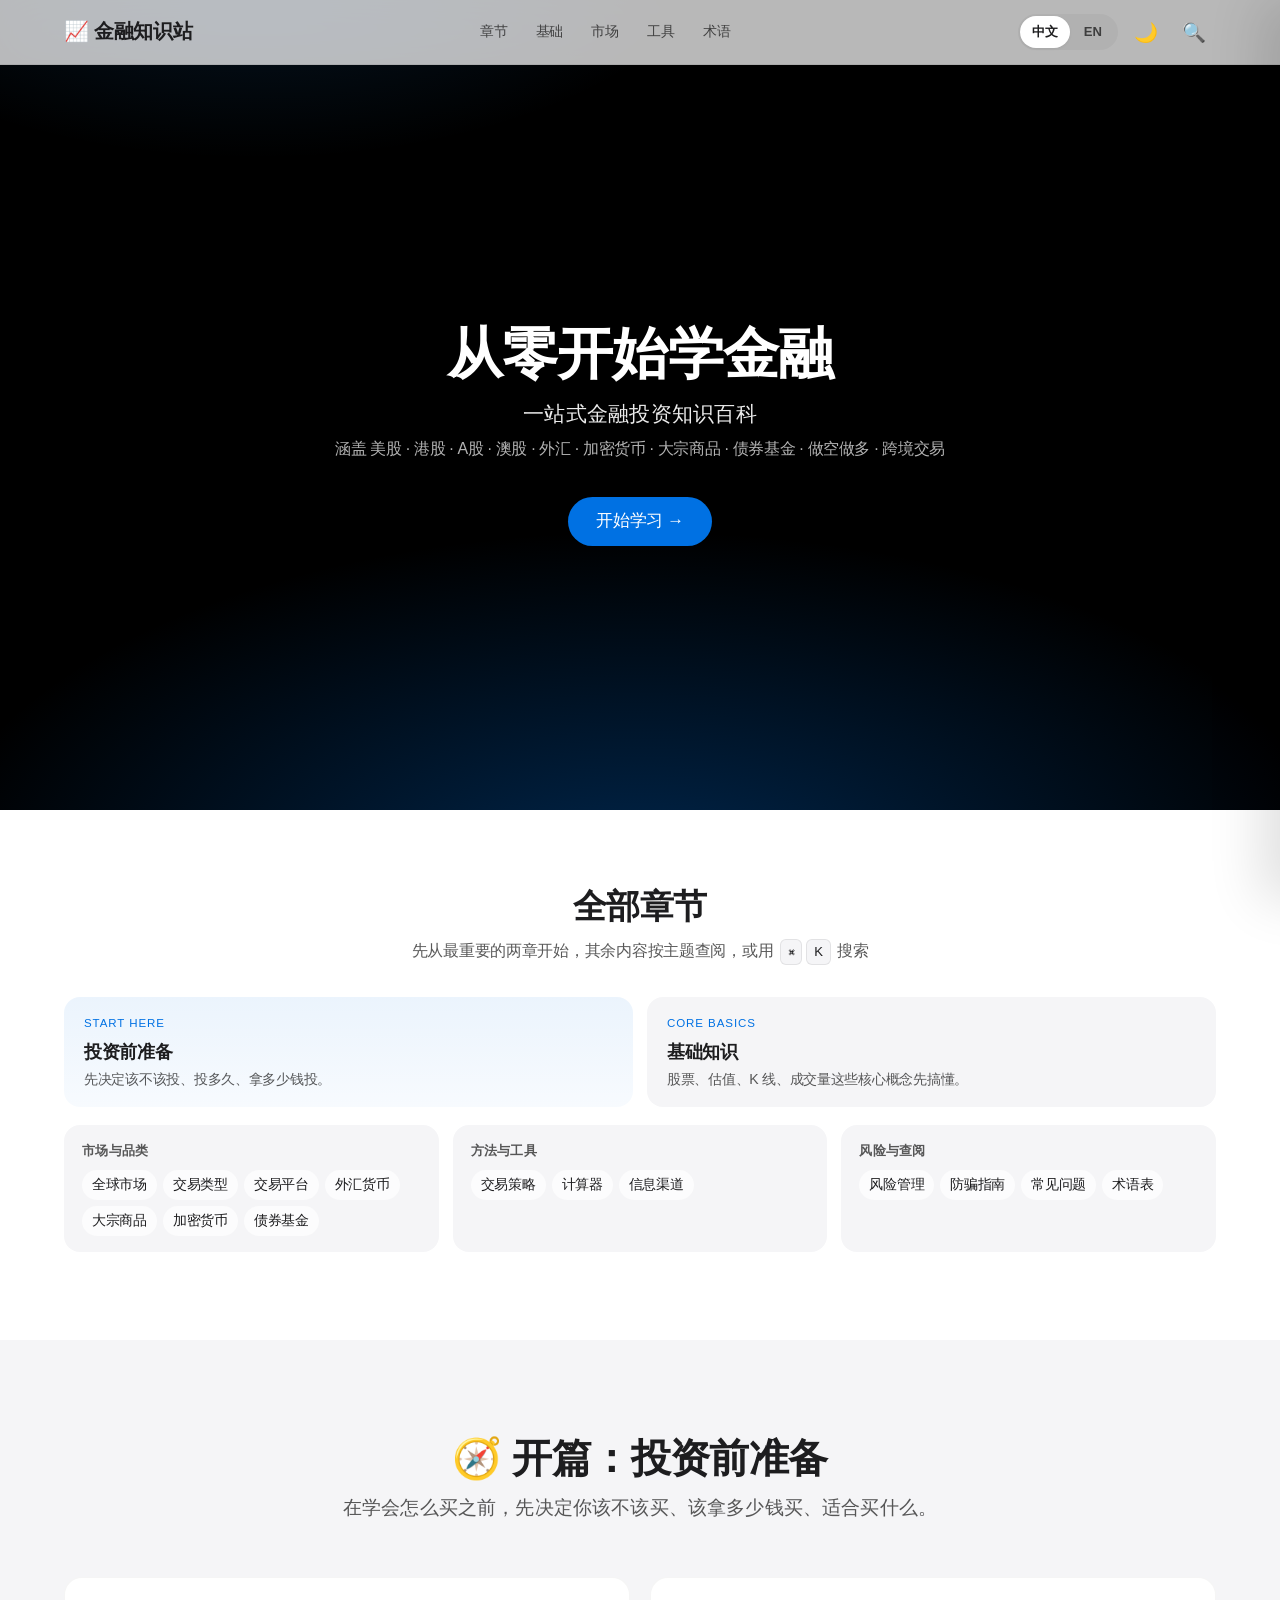
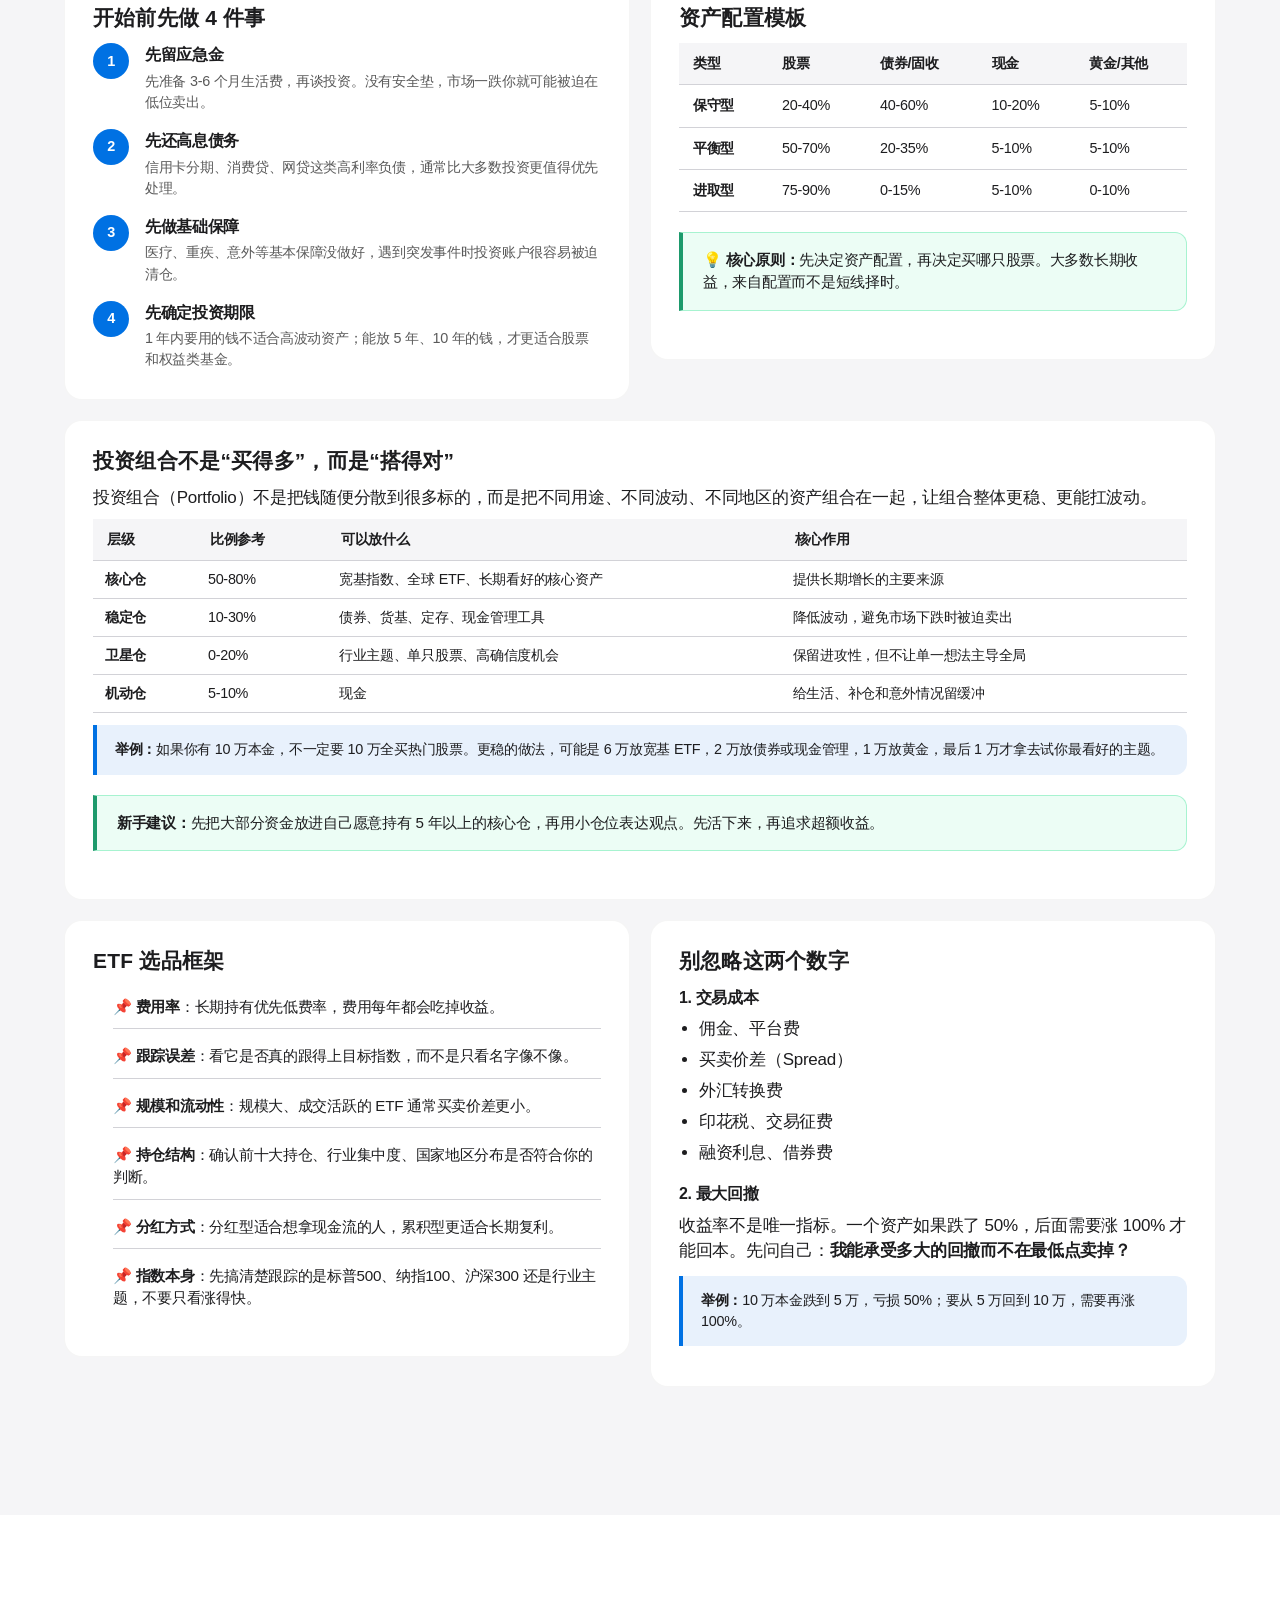
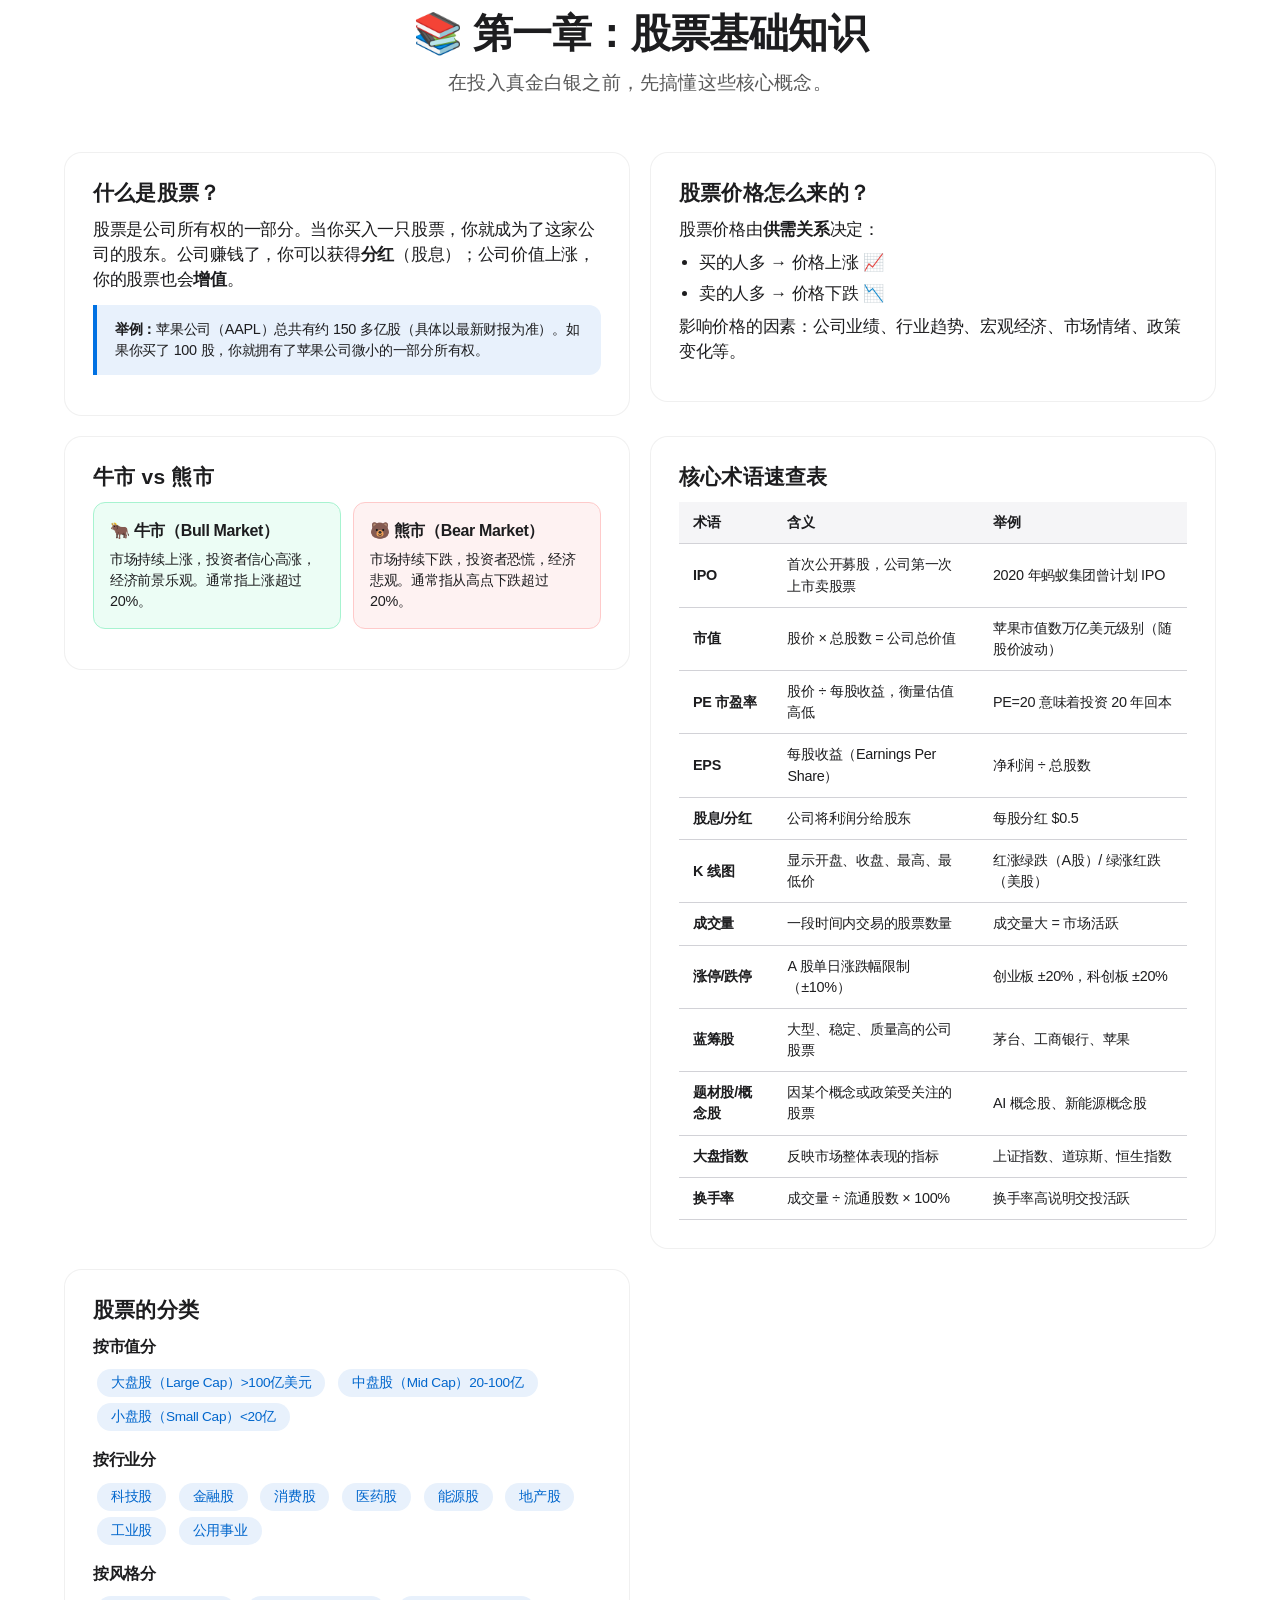
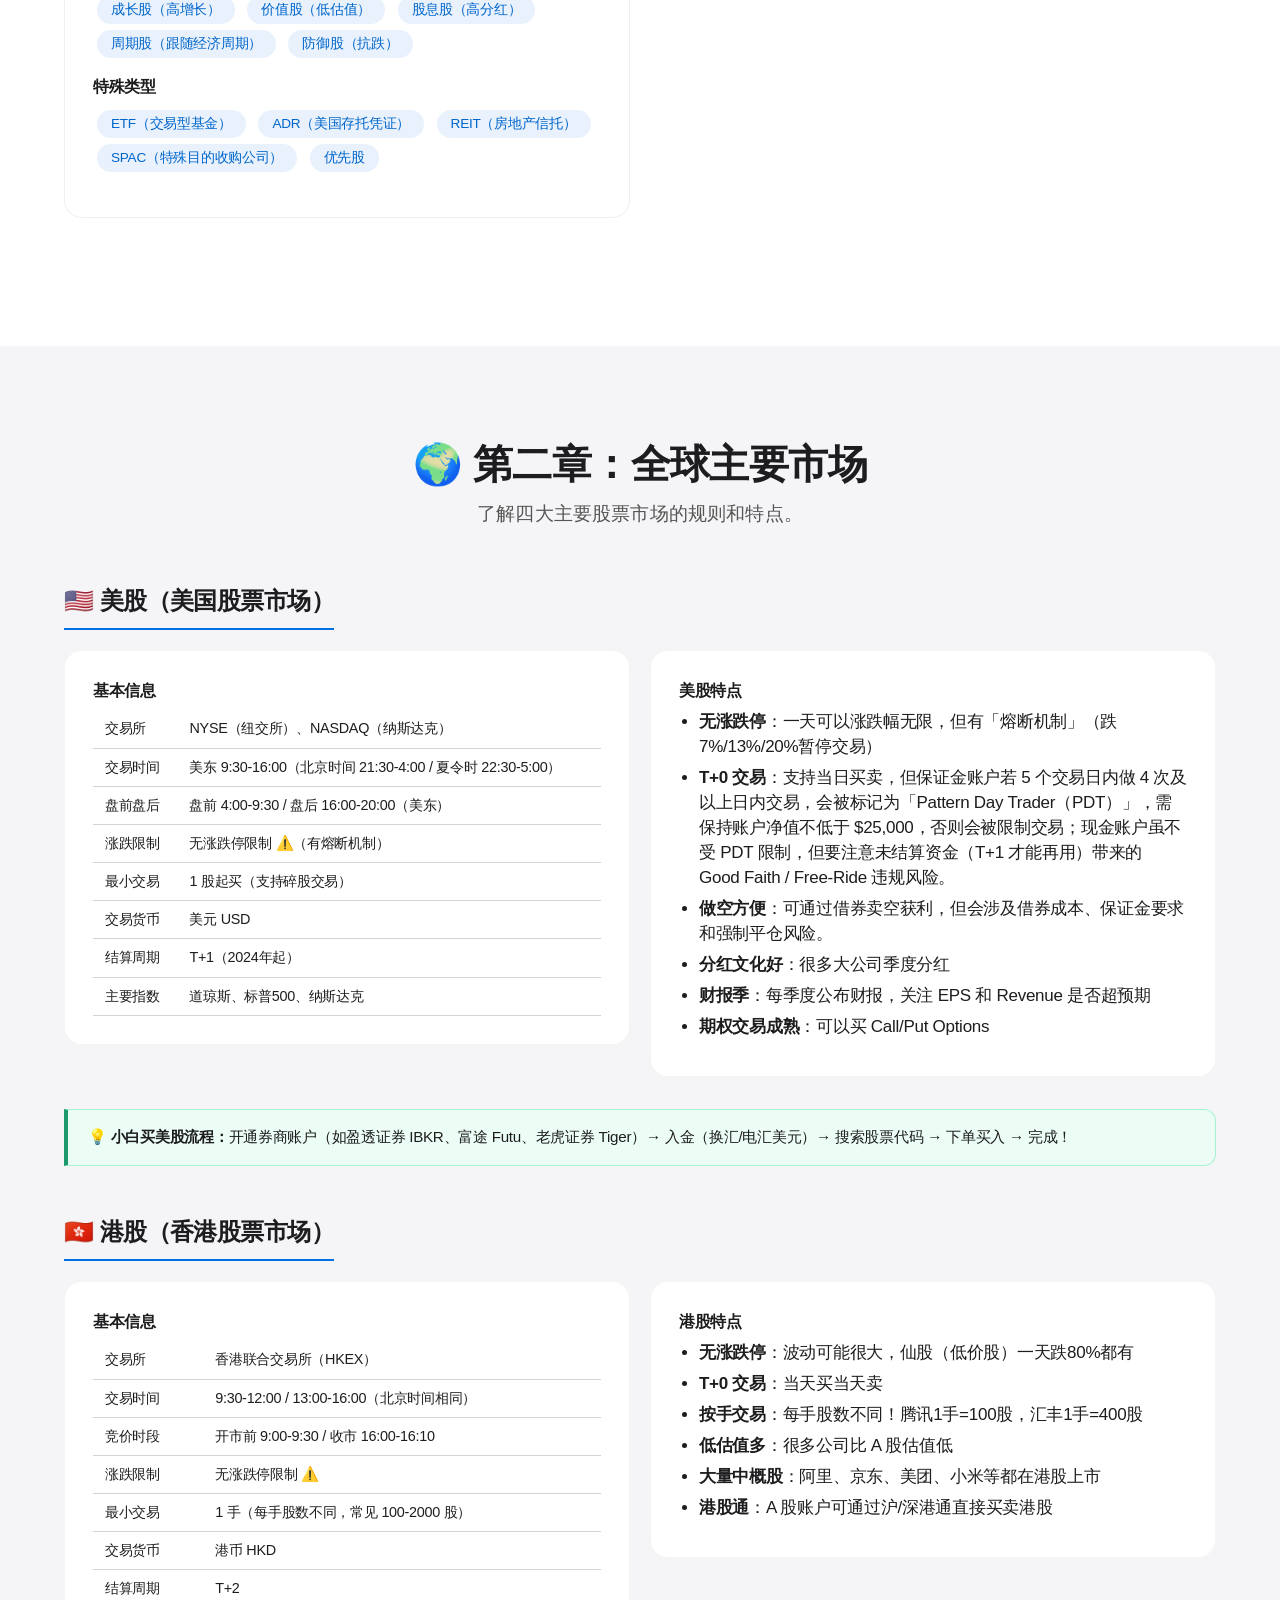
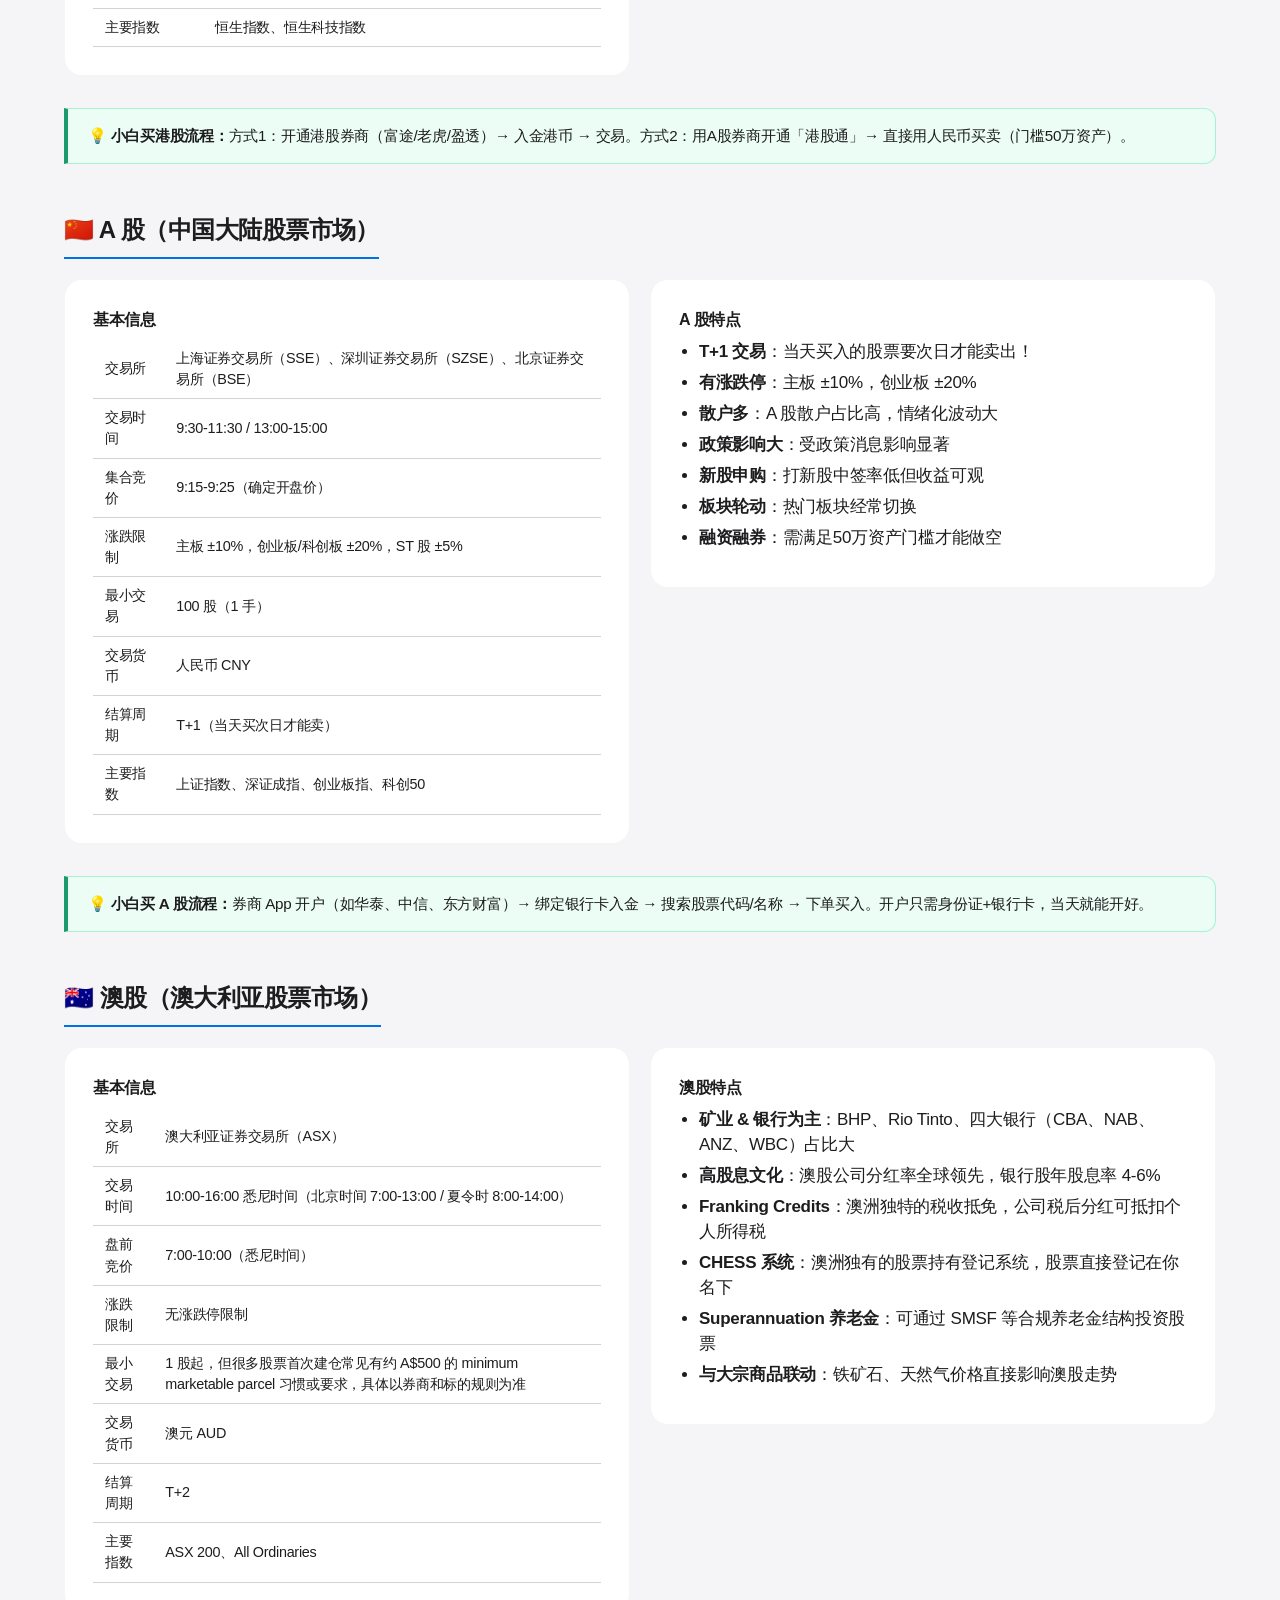
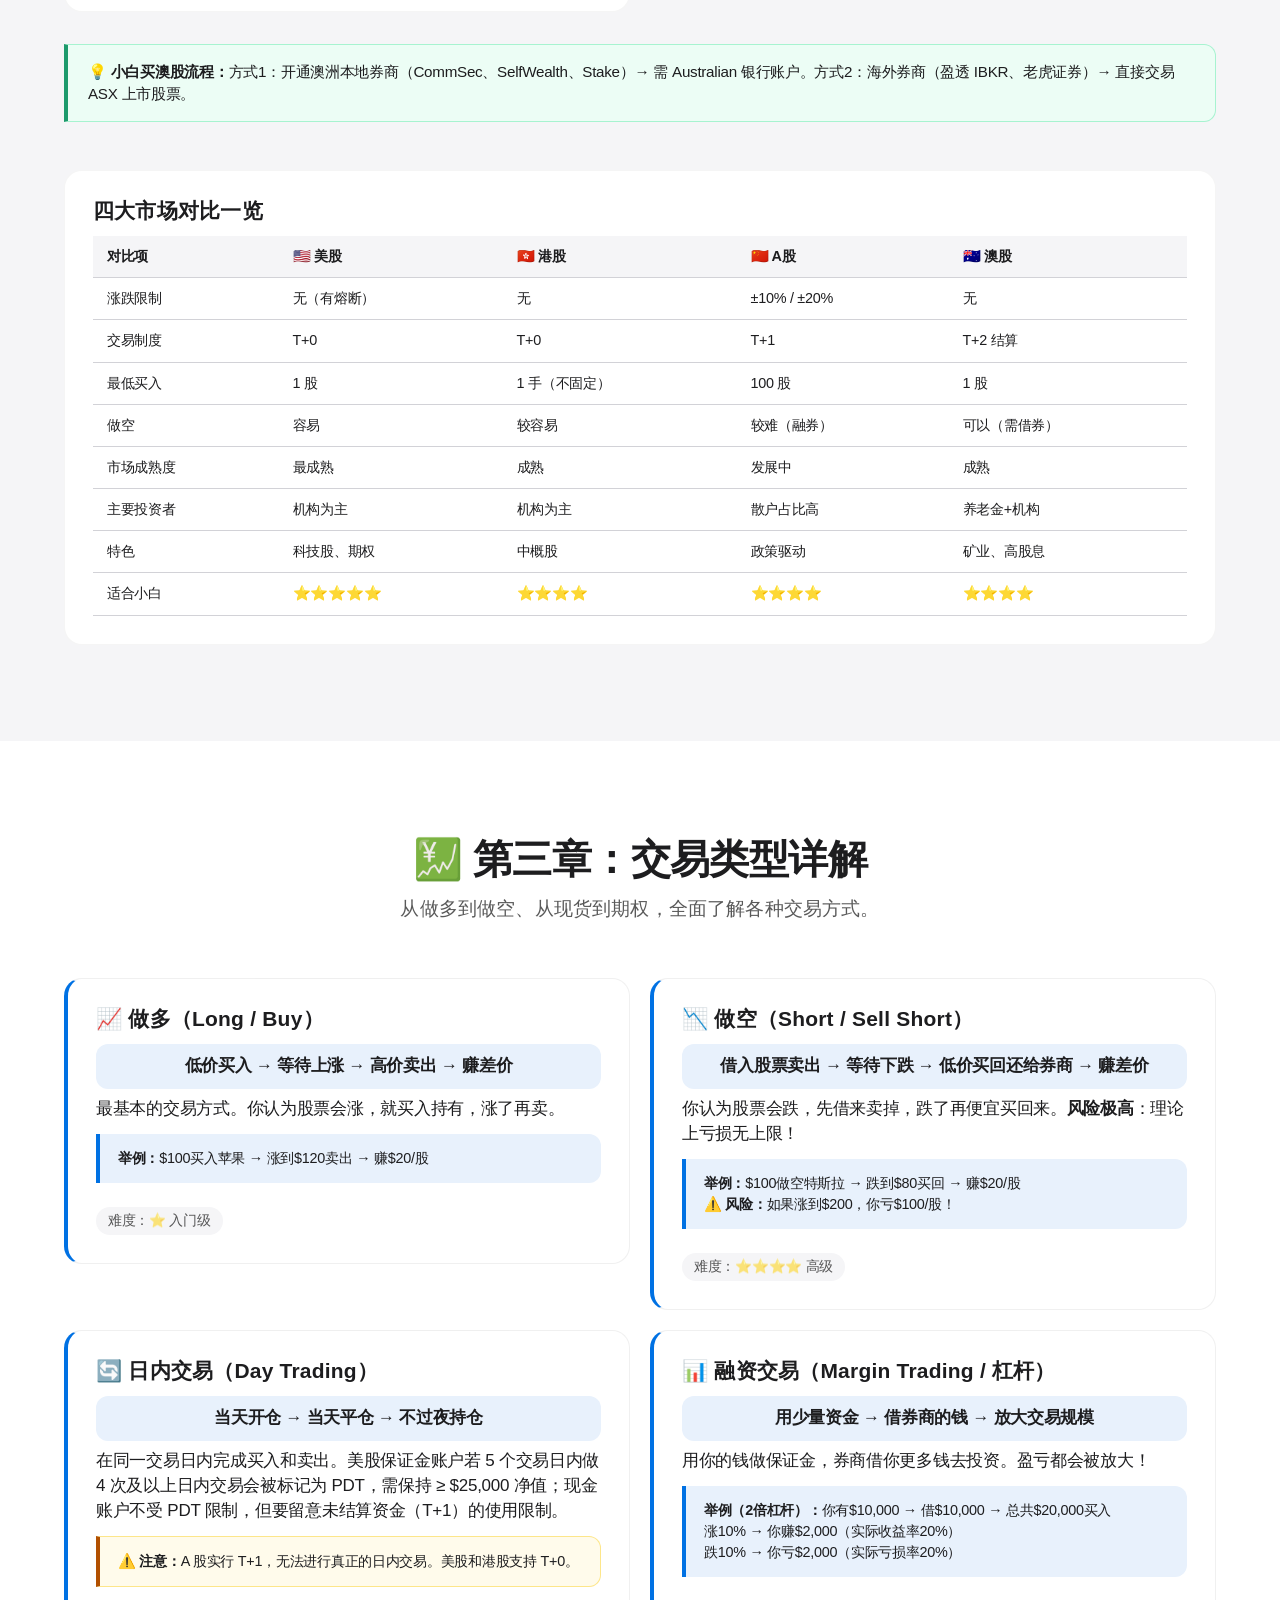
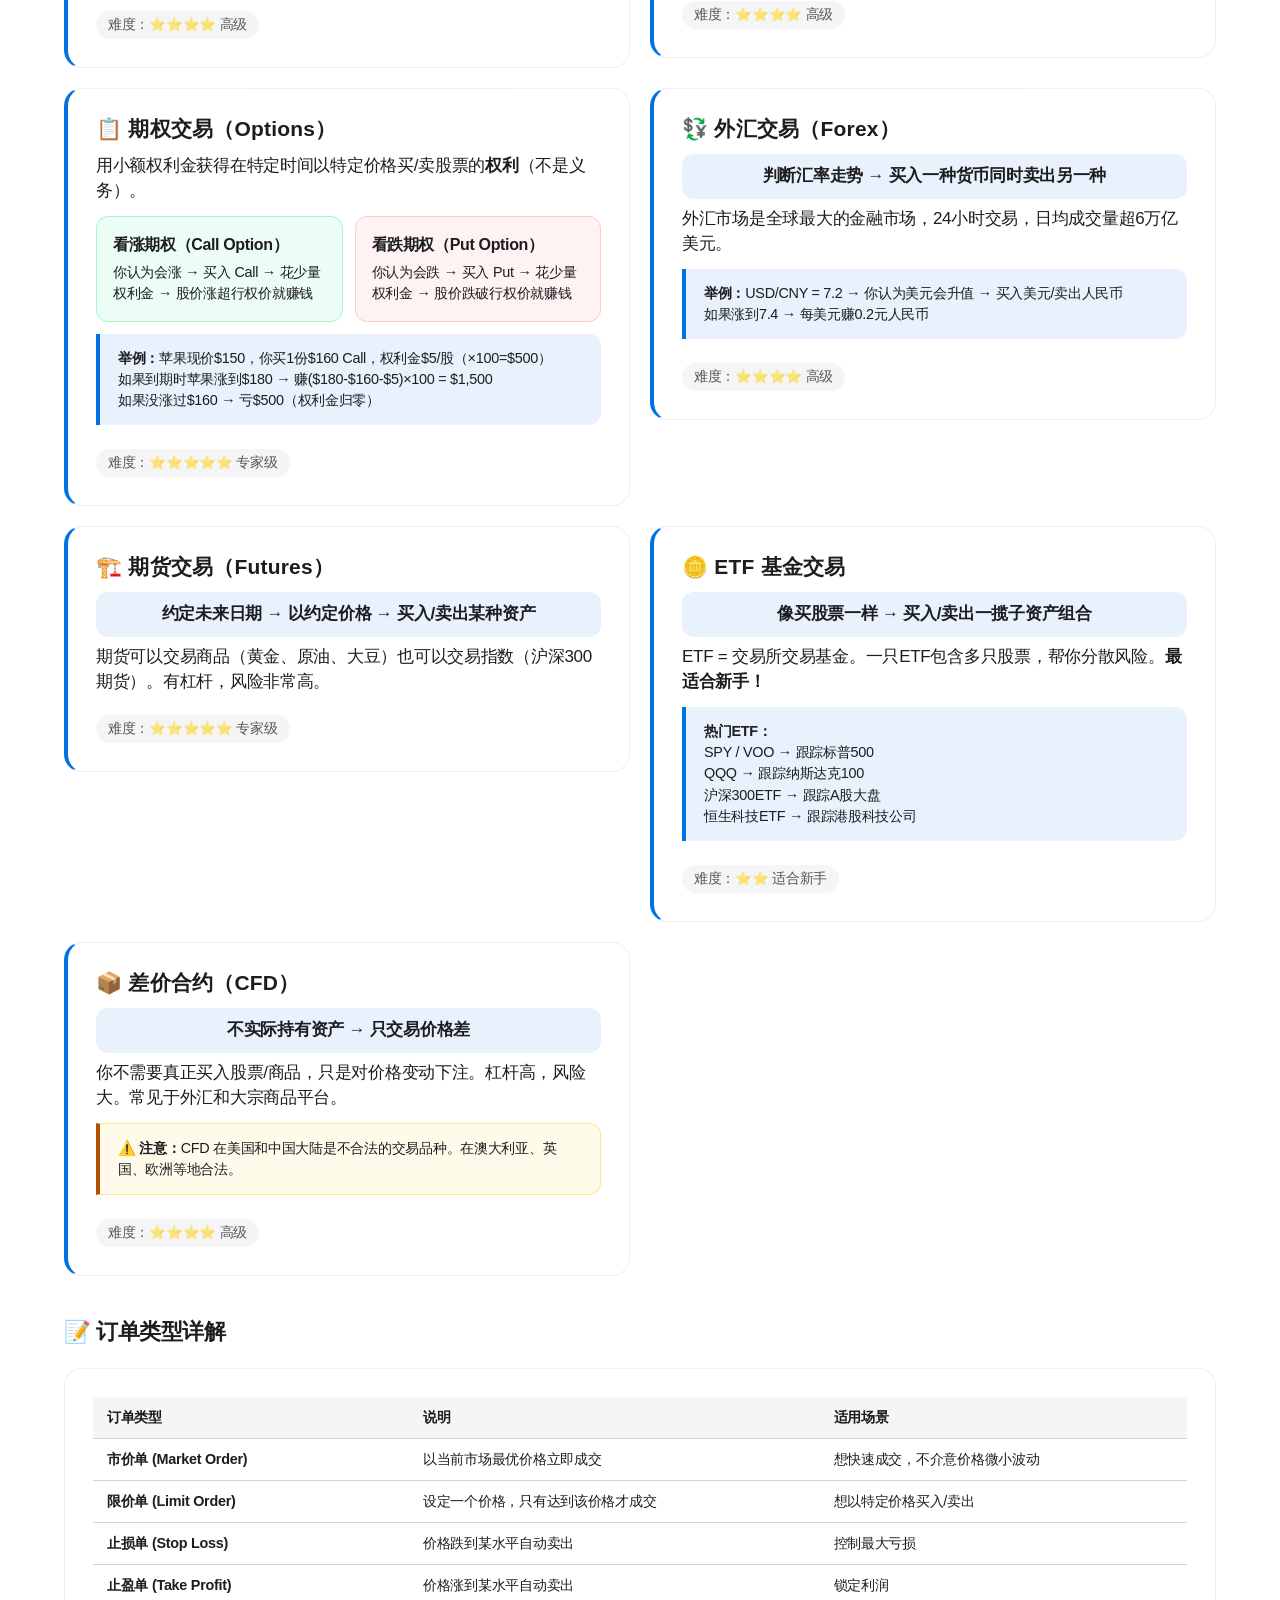
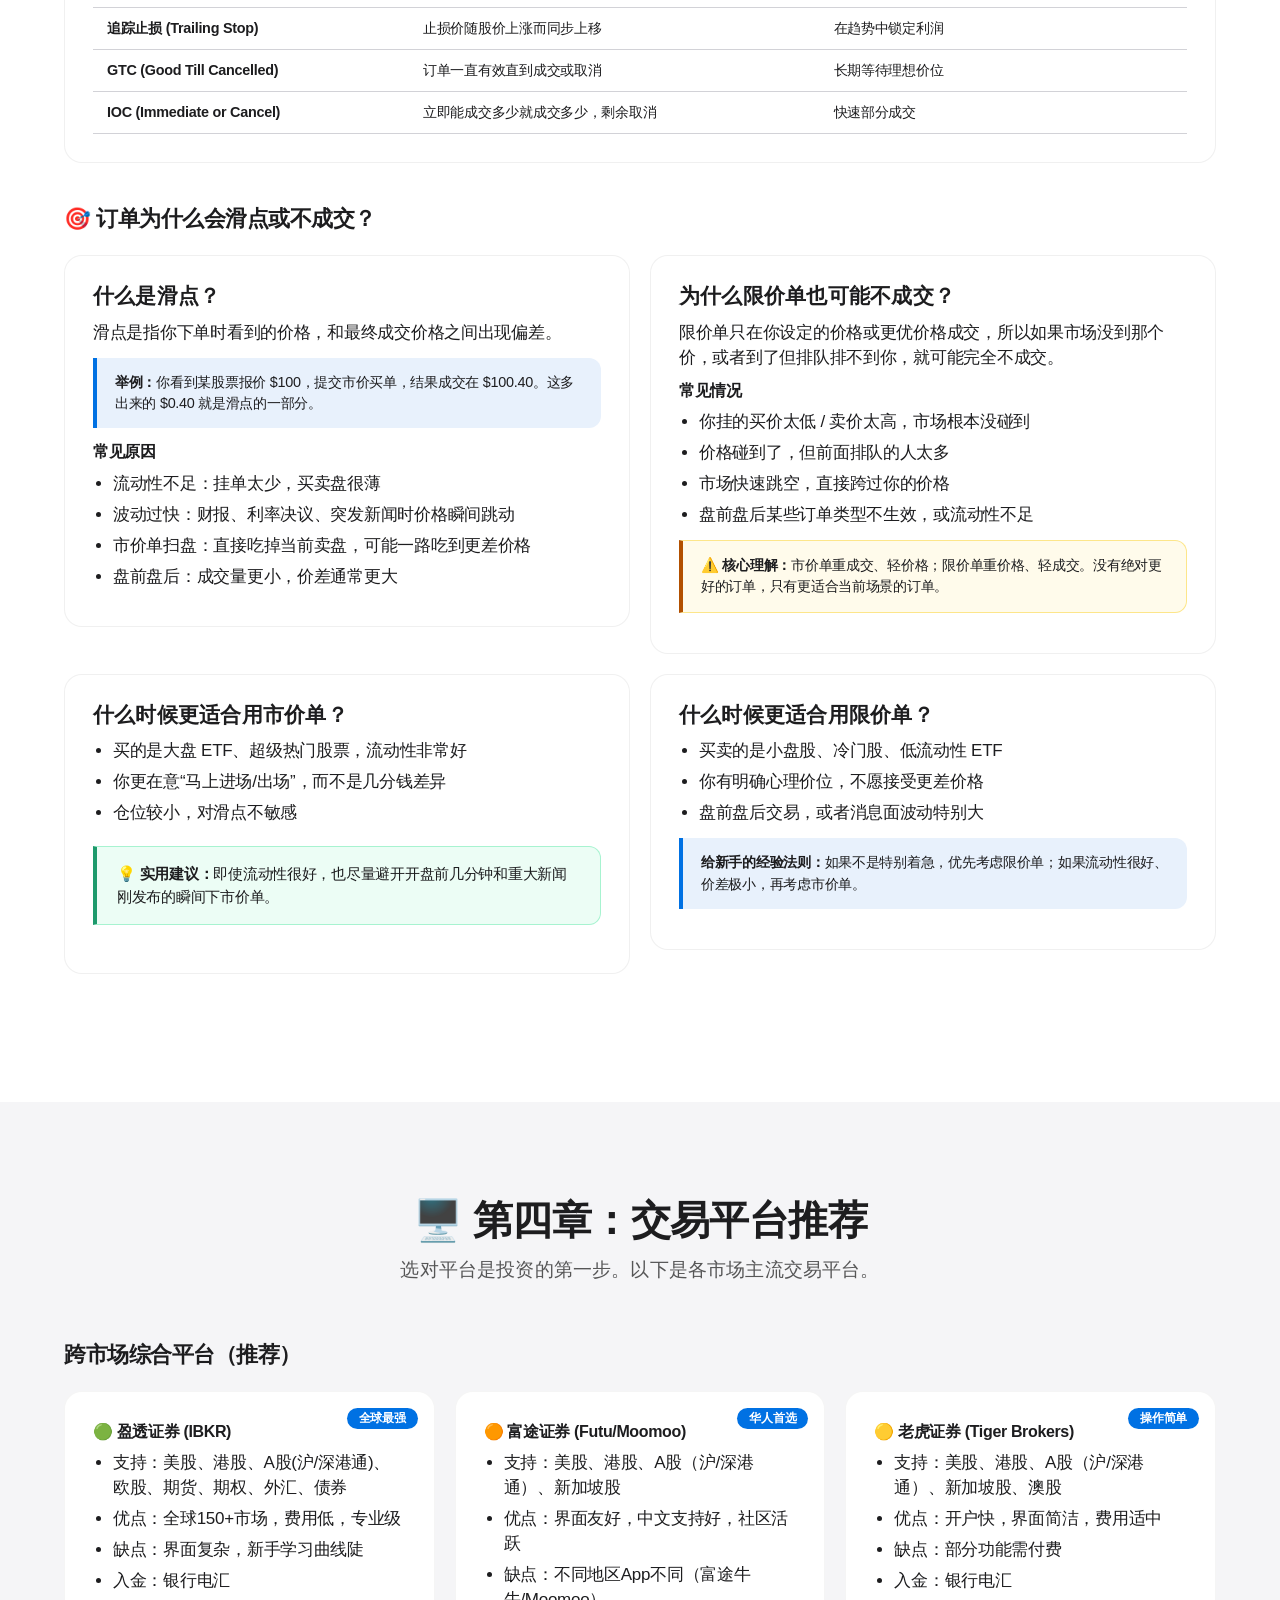
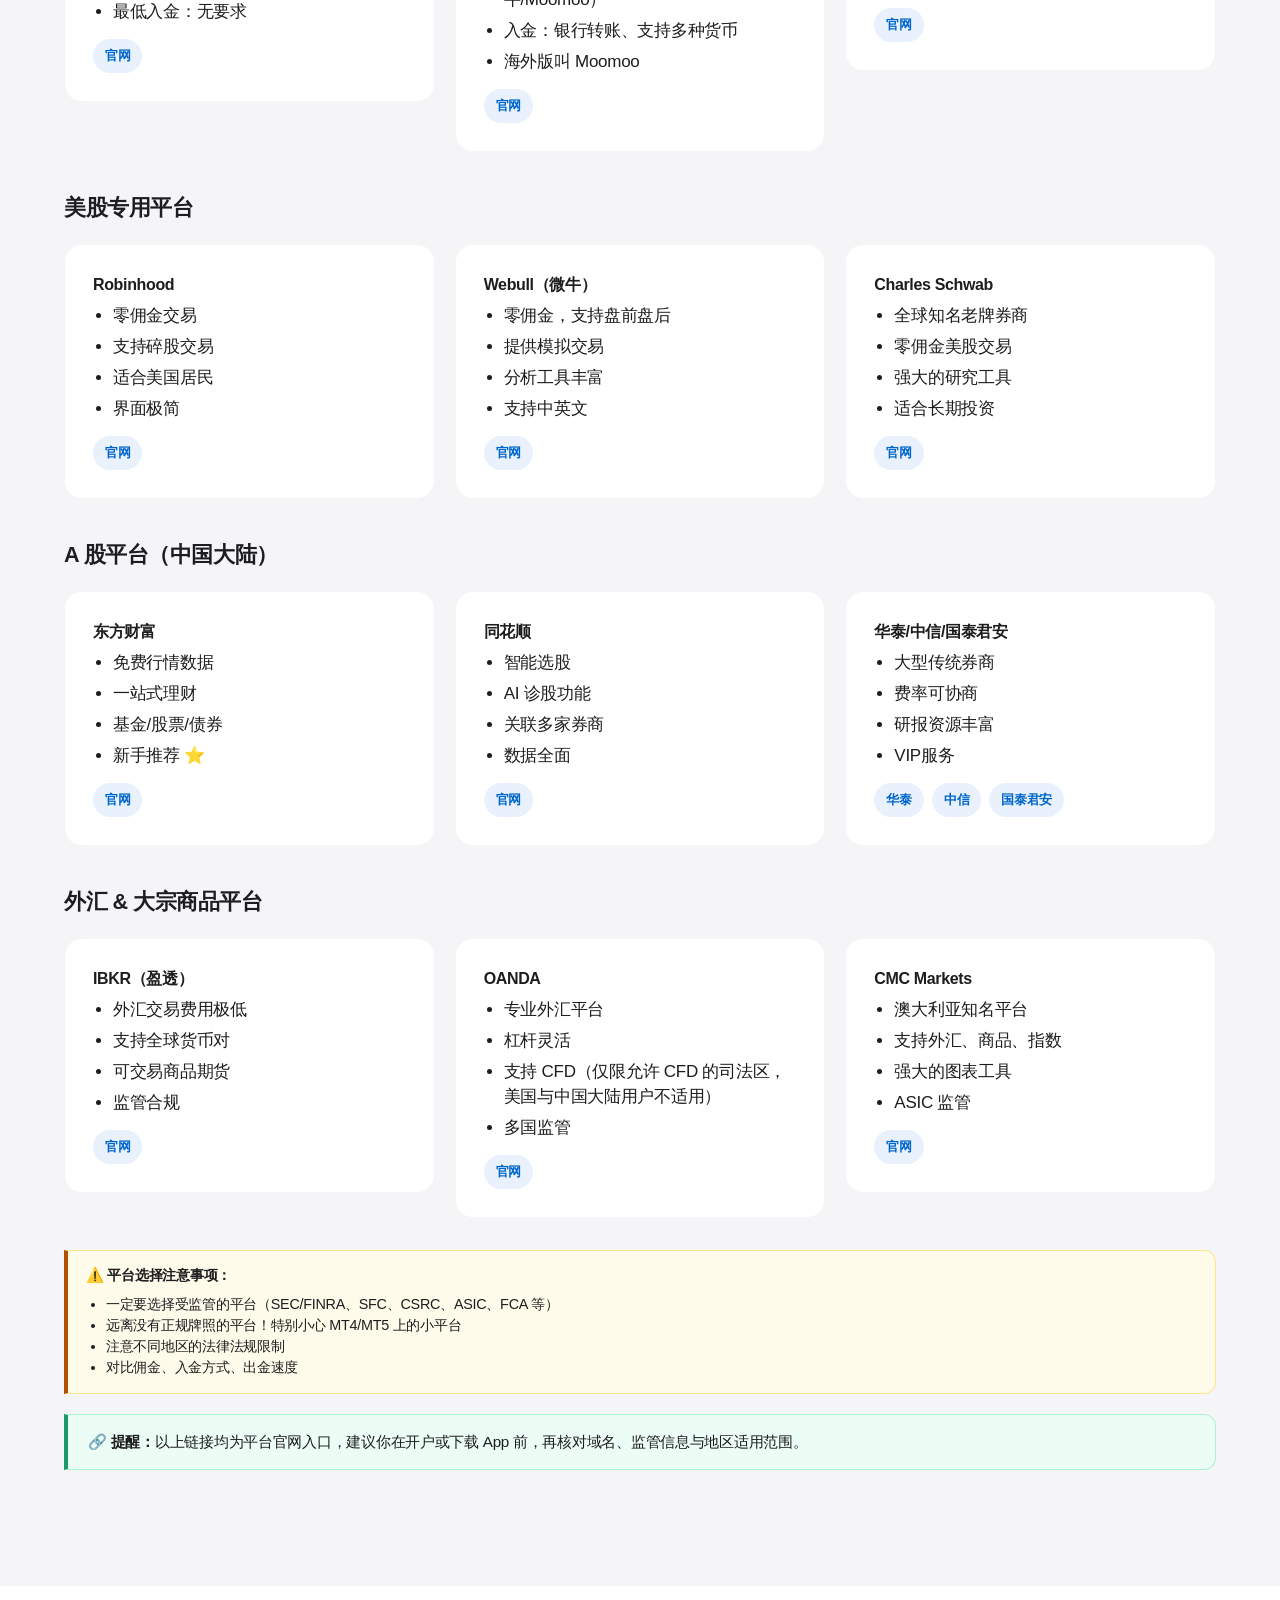
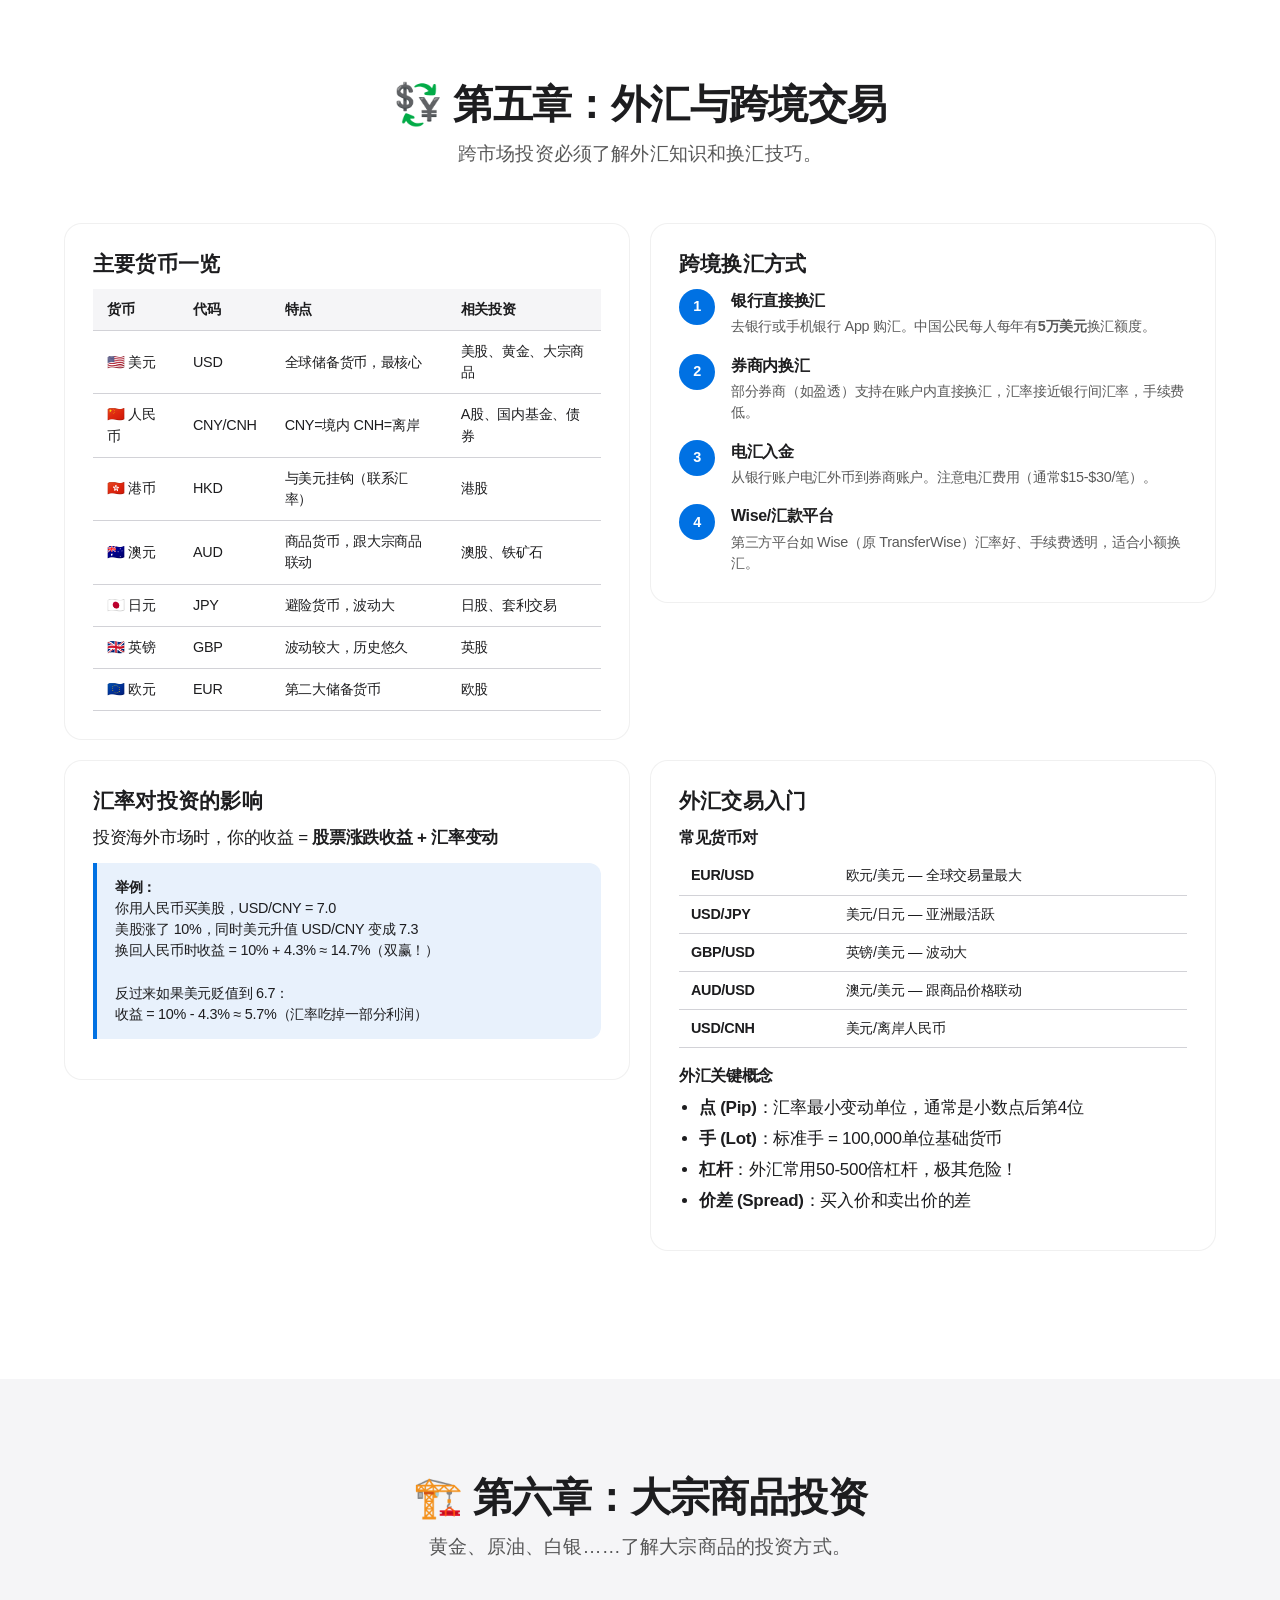
<file: index.html>
<!DOCTYPE html>
<html lang="zh-CN">
<head>
    <meta charset="UTF-8">
    <meta name="viewport" content="width=device-width, initial-scale=1.0">
    <title>金融知识站 - 从小白到炒股达人</title>
    <meta name="description" content="一站式金融投资知识百科：美股、港股、A股、澳股、外汇、加密货币、大宗商品、债券基金全覆盖。从零基础到投资达人的完整学习路径。">
    <meta name="keywords" content="股票入门,美股,港股,A股,外汇,黄金,加密货币,ETF,做空,期权,投资理财,金融知识">
    <meta property="og:title" content="金融知识站 - 从小白到炒股达人">
    <meta property="og:description" content="一站式金融投资知识百科，涵盖全球股市、外汇、加密货币、大宗商品、债券基金。">
    <meta property="og:type" content="website">
    <meta name="theme-color" content="#667eea">
    <link rel="stylesheet" href="style.css">
    <link rel="icon" href="data:image/svg+xml,<svg xmlns='http://www.w3.org/2000/svg' viewBox='0 0 100 100'><text y='.9em' font-size='90'>📈</text></svg>">
</head>
<body>
    <!-- 阅读进度条 -->
    <div class="progress-bar" id="progressBar"></div>

    <!-- 导航栏 -->
    <nav class="navbar" id="navbar">
        <div class="nav-container">
            <a href="#" class="nav-logo">📈 金融知识站</a>
            <ul class="nav-quick">
                <li><a href="#chapters">章节</a></li>
                <li><a href="#basics">基础</a></li>
                <li><a href="#markets">市场</a></li>
                <li><a href="#calculators">工具</a></li>
                <li><a href="#glossary">术语</a></li>
            </ul>
            <div class="nav-right">
                <div class="lang-switch" aria-label="语言切换">
                    <a href="index.html" class="lang-link active" aria-current="page">中文</a>
                    <a href="en.html" class="lang-link">EN</a>
                </div>
                <button class="theme-toggle" id="themeToggle" aria-label="切换暗色模式" title="切换暗色/亮色模式">🌙</button>
                <button class="search-toggle" id="searchToggle" aria-label="搜索 (Cmd+K)" title="搜索内容 (Cmd+K)">🔍</button>
                <button class="nav-toggle" id="navToggle" aria-label="打开菜单" aria-expanded="false">☰</button>
            </div>
        </div>
    </nav>

    <div class="nav-backdrop" id="navBackdrop"></div>
    <aside class="nav-drawer" id="navMenu" aria-label="章节导航">
        <div class="nav-drawer-header">
            <p class="nav-drawer-label">快速导航</p>
            <button class="nav-drawer-close" id="navClose" aria-label="关闭菜单">✕</button>
        </div>
        <ul class="nav-menu-list">
            <li><a href="#hero">首页</a></li>
            <li><a href="#prep">投资前准备</a></li>
            <li><a href="#basics">基础知识</a></li>
            <li><a href="#markets">全球市场</a></li>
            <li><a href="#trading-types">交易类型</a></li>
            <li><a href="#platforms">交易平台</a></li>
            <li><a href="#currencies">外汇货币</a></li>
            <li><a href="#commodities">大宗商品</a></li>
            <li><a href="#crypto">加密货币</a></li>
            <li><a href="#bonds-funds">债券基金</a></li>
            <li><a href="#strategies">交易策略</a></li>
            <li><a href="#calculators">计算器</a></li>
            <li><a href="#info-sources">信息渠道</a></li>
            <li><a href="#risk">风险管理</a></li>
            <li><a href="#scams">防骗指南</a></li>
            <li><a href="#faq">FAQ</a></li>
            <li><a href="#glossary">术语表</a></li>
        </ul>
    </aside>

    <!-- 搜索弹窗 -->
    <div class="search-overlay" id="searchOverlay">
        <div class="search-modal">
            <div class="search-header">
                <input type="text" class="search-input" id="searchInput" placeholder="搜索术语、概念、平台..." autocomplete="off">
                <button class="search-close" id="searchClose">✕</button>
            </div>
            <div class="search-results" id="searchResults">
                <p class="search-hint">输入关键词搜索全站内容，如 "做空"、"ETF"、"黄金"...</p>
            </div>
        </div>
    </div>

    <!-- Hero 区块 -->
    <section class="hero" id="hero">
        <div class="hero-content">
            <h1>从零开始学金融</h1>
            <p class="hero-subtitle">一站式金融投资知识百科</p>
            <p class="hero-desc">涵盖 美股 · 港股 · A股 · 澳股 · 外汇 · 加密货币 · 大宗商品 · 债券基金 · 做空做多 · 跨境交易</p>
            <a href="#basics" class="cta-btn">开始学习 →</a>
        </div>
    </section>

    <!-- 全部章节 -->
    <section class="chapters-section" id="chapters">
        <div class="container">
            <div class="chapters-head">
                <h2 class="chapters-title">全部章节</h2>
                <p class="chapters-hint">先从最重要的两章开始，其余内容按主题查阅，或用 <kbd>⌘</kbd><kbd>K</kbd> 搜索</p>
            </div>

            <div class="chapters-featured">
                <a class="chapter-feature primary" href="#prep">
                    <span class="chapter-feature-kicker">Start Here</span>
                    <strong>投资前准备</strong>
                    <span>先决定该不该投、投多久、拿多少钱投。</span>
                </a>
                <a class="chapter-feature" href="#basics">
                    <span class="chapter-feature-kicker">Core Basics</span>
                    <strong>基础知识</strong>
                    <span>股票、估值、K 线、成交量这些核心概念先搞懂。</span>
                </a>
            </div>

            <div class="chapter-groups">
                <section class="chapter-group">
                    <h3>市场与品类</h3>
                    <div class="chapter-link-list">
                        <a href="#markets">全球市场</a>
                        <a href="#trading-types">交易类型</a>
                        <a href="#platforms">交易平台</a>
                        <a href="#currencies">外汇货币</a>
                        <a href="#commodities">大宗商品</a>
                        <a href="#crypto">加密货币</a>
                        <a href="#bonds-funds">债券基金</a>
                    </div>
                </section>

                <section class="chapter-group">
                    <h3>方法与工具</h3>
                    <div class="chapter-link-list">
                        <a href="#strategies">交易策略</a>
                        <a href="#calculators">计算器</a>
                        <a href="#info-sources">信息渠道</a>
                    </div>
                </section>

                <section class="chapter-group">
                    <h3>风险与查阅</h3>
                    <div class="chapter-link-list">
                        <a href="#risk">风险管理</a>
                        <a href="#scams">防骗指南</a>
                        <a href="#faq">常见问题</a>
                        <a href="#glossary">术语表</a>
                    </div>
                </section>
            </div>
        </div>
    </section>

    <!-- 开篇：投资前准备 -->
    <section class="section section-alt" id="prep">
        <div class="container">
            <h2 class="section-title">🧭 开篇：投资前准备</h2>
            <p class="section-intro">在学会怎么买之前，先决定你该不该买、该拿多少钱买、适合买什么。</p>

            <div class="card-grid cols-2">
                <div class="card">
                    <h3>开始前先做 4 件事</h3>
                    <div class="step-list">
                        <div class="step">
                            <span class="step-num">1</span>
                            <div>
                                <h4>先留应急金</h4>
                                <p>先准备 3-6 个月生活费，再谈投资。没有安全垫，市场一跌你就可能被迫在低位卖出。</p>
                            </div>
                        </div>
                        <div class="step">
                            <span class="step-num">2</span>
                            <div>
                                <h4>先还高息债务</h4>
                                <p>信用卡分期、消费贷、网贷这类高利率负债，通常比大多数投资更值得优先处理。</p>
                            </div>
                        </div>
                        <div class="step">
                            <span class="step-num">3</span>
                            <div>
                                <h4>先做基础保障</h4>
                                <p>医疗、重疾、意外等基本保障没做好，遇到突发事件时投资账户很容易被迫清仓。</p>
                            </div>
                        </div>
                        <div class="step">
                            <span class="step-num">4</span>
                            <div>
                                <h4>先确定投资期限</h4>
                                <p>1 年内要用的钱不适合高波动资产；能放 5 年、10 年的钱，才更适合股票和权益类基金。</p>
                            </div>
                        </div>
                    </div>
                </div>

                <div class="card">
                    <h3>资产配置模板</h3>
                    <table class="info-table">
                        <thead>
                            <tr><th>类型</th><th>股票</th><th>债券/固收</th><th>现金</th><th>黄金/其他</th></tr>
                        </thead>
                        <tbody>
                            <tr><td><strong>保守型</strong></td><td>20-40%</td><td>40-60%</td><td>10-20%</td><td>5-10%</td></tr>
                            <tr><td><strong>平衡型</strong></td><td>50-70%</td><td>20-35%</td><td>5-10%</td><td>5-10%</td></tr>
                            <tr><td><strong>进取型</strong></td><td>75-90%</td><td>0-15%</td><td>5-10%</td><td>0-10%</td></tr>
                        </tbody>
                    </table>
                    <div class="tip-box">
                        <strong>💡 核心原则：</strong>先决定资产配置，再决定买哪只股票。大多数长期收益，来自配置而不是短线择时。
                    </div>
                </div>

                <div class="card full-width">
                    <h3>投资组合不是“买得多”，而是“搭得对”</h3>
                    <p>投资组合（Portfolio）不是把钱随便分散到很多标的，而是把不同用途、不同波动、不同地区的资产组合在一起，让组合整体更稳、更能扛波动。</p>
                    <table class="info-table compact">
                        <thead>
                            <tr><th>层级</th><th>比例参考</th><th>可以放什么</th><th>核心作用</th></tr>
                        </thead>
                        <tbody>
                            <tr><td><strong>核心仓</strong></td><td>50-80%</td><td>宽基指数、全球 ETF、长期看好的核心资产</td><td>提供长期增长的主要来源</td></tr>
                            <tr><td><strong>稳定仓</strong></td><td>10-30%</td><td>债券、货基、定存、现金管理工具</td><td>降低波动，避免市场下跌时被迫卖出</td></tr>
                            <tr><td><strong>卫星仓</strong></td><td>0-20%</td><td>行业主题、单只股票、高确信度机会</td><td>保留进攻性，但不让单一想法主导全局</td></tr>
                            <tr><td><strong>机动仓</strong></td><td>5-10%</td><td>现金</td><td>给生活、补仓和意外情况留缓冲</td></tr>
                        </tbody>
                    </table>
                    <div class="example-box">
                        <strong>举例：</strong>如果你有 10 万本金，不一定要 10 万全买热门股票。更稳的做法，可能是 6 万放宽基 ETF，2 万放债券或现金管理，1 万放黄金，最后 1 万才拿去试你最看好的主题。
                    </div>
                    <div class="tip-box">
                        <strong>新手建议：</strong>先把大部分资金放进自己愿意持有 5 年以上的核心仓，再用小仓位表达观点。先活下来，再追求超额收益。
                    </div>
                </div>

                <div class="card">
                    <h3>ETF 选品框架</h3>
                    <ul class="tips-list">
                        <li>📌 <strong>费用率</strong>：长期持有优先低费率，费用每年都会吃掉收益。</li>
                        <li>📌 <strong>跟踪误差</strong>：看它是否真的跟得上目标指数，而不是只看名字像不像。</li>
                        <li>📌 <strong>规模和流动性</strong>：规模大、成交活跃的 ETF 通常买卖价差更小。</li>
                        <li>📌 <strong>持仓结构</strong>：确认前十大持仓、行业集中度、国家地区分布是否符合你的判断。</li>
                        <li>📌 <strong>分红方式</strong>：分红型适合想拿现金流的人，累积型更适合长期复利。</li>
                        <li>📌 <strong>指数本身</strong>：先搞清楚跟踪的是标普500、纳指100、沪深300 还是行业主题，不要只看涨得快。</li>
                    </ul>
                </div>

                <div class="card">
                    <h3>别忽略这两个数字</h3>
                    <h4>1. 交易成本</h4>
                    <ul>
                        <li>佣金、平台费</li>
                        <li>买卖价差（Spread）</li>
                        <li>外汇转换费</li>
                        <li>印花税、交易征费</li>
                        <li>融资利息、借券费</li>
                    </ul>
                    <h4 style="margin-top:1rem;">2. 最大回撤</h4>
                    <p>收益率不是唯一指标。一个资产如果跌了 50%，后面需要涨 100% 才能回本。先问自己：<strong>我能承受多大的回撤而不在最低点卖掉？</strong></p>
                    <div class="example-box">
                        <strong>举例：</strong>10 万本金跌到 5 万，亏损 50%；要从 5 万回到 10 万，需要再涨 100%。
                    </div>
                </div>
            </div>
        </div>
    </section>

    <!-- ============================== -->
    <!-- 第一章：基础知识 -->
    <!-- ============================== -->
    <section class="section" id="basics">
        <div class="container">
            <h2 class="section-title">📚 第一章：股票基础知识</h2>
            <p class="section-intro">在投入真金白银之前，先搞懂这些核心概念。</p>

            <div class="card-grid">
                <div class="card">
                    <h3>什么是股票？</h3>
                    <p>股票是公司所有权的一部分。当你买入一只股票，你就成为了这家公司的股东。公司赚钱了，你可以获得<strong>分红</strong>（股息）；公司价值上涨，你的股票也会<strong>增值</strong>。</p>
                    <div class="example-box">
                        <strong>举例：</strong>苹果公司（AAPL）总共有约 150 多亿股（具体以最新财报为准）。如果你买了 100 股，你就拥有了苹果公司微小的一部分所有权。
                    </div>
                </div>

                <div class="card">
                    <h3>股票价格怎么来的？</h3>
                    <p>股票价格由<strong>供需关系</strong>决定：</p>
                    <ul>
                        <li>买的人多 → 价格上涨 📈</li>
                        <li>卖的人多 → 价格下跌 📉</li>
                    </ul>
                    <p>影响价格的因素：公司业绩、行业趋势、宏观经济、市场情绪、政策变化等。</p>
                </div>

                <div class="card">
                    <h3>牛市 vs 熊市</h3>
                    <div class="comparison">
                        <div class="comp-item bull">
                            <h4>🐂 牛市（Bull Market）</h4>
                            <p>市场持续上涨，投资者信心高涨，经济前景乐观。通常指上涨超过 20%。</p>
                        </div>
                        <div class="comp-item bear">
                            <h4>🐻 熊市（Bear Market）</h4>
                            <p>市场持续下跌，投资者恐慌，经济悲观。通常指从高点下跌超过 20%。</p>
                        </div>
                    </div>
                </div>

                <div class="card">
                    <h3>核心术语速查表</h3>
                    <table class="info-table">
                        <thead>
                            <tr><th>术语</th><th>含义</th><th>举例</th></tr>
                        </thead>
                        <tbody>
                            <tr><td><strong>IPO</strong></td><td>首次公开募股，公司第一次上市卖股票</td><td>2020 年蚂蚁集团曾计划 IPO</td></tr>
                            <tr><td><strong>市值</strong></td><td>股价 × 总股数 = 公司总价值</td><td>苹果市值数万亿美元级别（随股价波动）</td></tr>
                            <tr><td><strong>PE 市盈率</strong></td><td>股价 ÷ 每股收益，衡量估值高低</td><td>PE=20 意味着投资 20 年回本</td></tr>
                            <tr><td><strong>EPS</strong></td><td>每股收益（Earnings Per Share）</td><td>净利润 ÷ 总股数</td></tr>
                            <tr><td><strong>股息/分红</strong></td><td>公司将利润分给股东</td><td>每股分红 $0.5</td></tr>
                            <tr><td><strong>K 线图</strong></td><td>显示开盘、收盘、最高、最低价</td><td>红涨绿跌（A股）/ 绿涨红跌（美股）</td></tr>
                            <tr><td><strong>成交量</strong></td><td>一段时间内交易的股票数量</td><td>成交量大 = 市场活跃</td></tr>
                            <tr><td><strong>涨停/跌停</strong></td><td>A 股单日涨跌幅限制（±10%）</td><td>创业板 ±20%，科创板 ±20%</td></tr>
                            <tr><td><strong>蓝筹股</strong></td><td>大型、稳定、质量高的公司股票</td><td>茅台、工商银行、苹果</td></tr>
                            <tr><td><strong>题材股/概念股</strong></td><td>因某个概念或政策受关注的股票</td><td>AI 概念股、新能源概念股</td></tr>
                            <tr><td><strong>大盘指数</strong></td><td>反映市场整体表现的指标</td><td>上证指数、道琼斯、恒生指数</td></tr>
                            <tr><td><strong>换手率</strong></td><td>成交量 ÷ 流通股数 × 100%</td><td>换手率高说明交投活跃</td></tr>
                        </tbody>
                    </table>
                </div>

                <div class="card">
                    <h3>股票的分类</h3>
                    <div class="tag-group">
                        <h4>按市值分</h4>
                        <span class="tag">大盘股（Large Cap）>100亿美元</span>
                        <span class="tag">中盘股（Mid Cap）20-100亿</span>
                        <span class="tag">小盘股（Small Cap）<20亿</span>
                    </div>
                    <div class="tag-group">
                        <h4>按行业分</h4>
                        <span class="tag">科技股</span>
                        <span class="tag">金融股</span>
                        <span class="tag">消费股</span>
                        <span class="tag">医药股</span>
                        <span class="tag">能源股</span>
                        <span class="tag">地产股</span>
                        <span class="tag">工业股</span>
                        <span class="tag">公用事业</span>
                    </div>
                    <div class="tag-group">
                        <h4>按风格分</h4>
                        <span class="tag">成长股（高增长）</span>
                        <span class="tag">价值股（低估值）</span>
                        <span class="tag">股息股（高分红）</span>
                        <span class="tag">周期股（跟随经济周期）</span>
                        <span class="tag">防御股（抗跌）</span>
                    </div>
                    <div class="tag-group">
                        <h4>特殊类型</h4>
                        <span class="tag">ETF（交易型基金）</span>
                        <span class="tag">ADR（美国存托凭证）</span>
                        <span class="tag">REIT（房地产信托）</span>
                        <span class="tag">SPAC（特殊目的收购公司）</span>
                        <span class="tag">优先股</span>
                    </div>
                </div>
            </div>
        </div>
    </section>

    <!-- ============================== -->
    <!-- 第二章：全球市场 -->
    <!-- ============================== -->
    <section class="section section-alt" id="markets">
        <div class="container">
            <h2 class="section-title">🌍 第二章：全球主要市场</h2>
            <p class="section-intro">了解四大主要股票市场的规则和特点。</p>

            <!-- 美股 -->
            <div class="market-block">
                <h3 class="market-title">🇺🇸 美股（美国股票市场）</h3>
                <div class="card-grid cols-2">
                    <div class="card">
                        <h4>基本信息</h4>
                        <table class="info-table compact">
                            <tr><td>交易所</td><td>NYSE（纽交所）、NASDAQ（纳斯达克）</td></tr>
                            <tr><td>交易时间</td><td>美东 9:30-16:00（北京时间 21:30-4:00 / 夏令时 22:30-5:00）</td></tr>
                            <tr><td>盘前盘后</td><td>盘前 4:00-9:30 / 盘后 16:00-20:00（美东）</td></tr>
                            <tr><td>涨跌限制</td><td>无涨跌停限制 ⚠️（有熔断机制）</td></tr>
                            <tr><td>最小交易</td><td>1 股起买（支持碎股交易）</td></tr>
                            <tr><td>交易货币</td><td>美元 USD</td></tr>
                            <tr><td>结算周期</td><td>T+1（2024年起）</td></tr>
                            <tr><td>主要指数</td><td>道琼斯、标普500、纳斯达克</td></tr>
                        </table>
                    </div>
                    <div class="card">
                        <h4>美股特点</h4>
                        <ul>
                            <li><strong>无涨跌停</strong>：一天可以涨跌幅无限，但有「熔断机制」（跌7%/13%/20%暂停交易）</li>
                            <li><strong>T+0 交易</strong>：支持当日买卖，但保证金账户若 5 个交易日内做 4 次及以上日内交易，会被标记为「Pattern Day Trader（PDT）」，需保持账户净值不低于 $25,000，否则会被限制交易；现金账户虽不受 PDT 限制，但要注意未结算资金（T+1 才能再用）带来的 Good Faith / Free-Ride 违规风险。</li>
                            <li><strong>做空方便</strong>：可通过借券卖空获利，但会涉及借券成本、保证金要求和强制平仓风险。</li>
                            <li><strong>分红文化好</strong>：很多大公司季度分红</li>
                            <li><strong>财报季</strong>：每季度公布财报，关注 EPS 和 Revenue 是否超预期</li>
                            <li><strong>期权交易成熟</strong>：可以买 Call/Put Options</li>
                        </ul>
                    </div>
                </div>
                <div class="tip-box">
                    <strong>💡 小白买美股流程：</strong>开通券商账户（如盈透证券 IBKR、富途 Futu、老虎证券 Tiger）→ 入金（换汇/电汇美元）→ 搜索股票代码 → 下单买入 → 完成！
                </div>
            </div>

            <!-- 港股 -->
            <div class="market-block">
                <h3 class="market-title">🇭🇰 港股（香港股票市场）</h3>
                <div class="card-grid cols-2">
                    <div class="card">
                        <h4>基本信息</h4>
                        <table class="info-table compact">
                            <tr><td>交易所</td><td>香港联合交易所（HKEX）</td></tr>
                            <tr><td>交易时间</td><td>9:30-12:00 / 13:00-16:00（北京时间相同）</td></tr>
                            <tr><td>竞价时段</td><td>开市前 9:00-9:30 / 收市 16:00-16:10</td></tr>
                            <tr><td>涨跌限制</td><td>无涨跌停限制 ⚠️</td></tr>
                            <tr><td>最小交易</td><td>1 手（每手股数不同，常见 100-2000 股）</td></tr>
                            <tr><td>交易货币</td><td>港币 HKD</td></tr>
                            <tr><td>结算周期</td><td>T+2</td></tr>
                            <tr><td>主要指数</td><td>恒生指数、恒生科技指数</td></tr>
                        </table>
                    </div>
                    <div class="card">
                        <h4>港股特点</h4>
                        <ul>
                            <li><strong>无涨跌停</strong>：波动可能很大，仙股（低价股）一天跌80%都有</li>
                            <li><strong>T+0 交易</strong>：当天买当天卖</li>
                            <li><strong>按手交易</strong>：每手股数不同！腾讯1手=100股，汇丰1手=400股</li>
                            <li><strong>低估值多</strong>：很多公司比 A 股估值低</li>
                            <li><strong>大量中概股</strong>：阿里、京东、美团、小米等都在港股上市</li>
                            <li><strong>港股通</strong>：A 股账户可通过沪/深港通直接买卖港股</li>
                        </ul>
                    </div>
                </div>
                <div class="tip-box">
                    <strong>💡 小白买港股流程：</strong>方式1：开通港股券商（富途/老虎/盈透）→ 入金港币 → 交易。方式2：用A股券商开通「港股通」→ 直接用人民币买卖（门槛50万资产）。
                </div>
            </div>

            <!-- A 股 -->
            <div class="market-block">
                <h3 class="market-title">🇨🇳 A 股（中国大陆股票市场）</h3>
                <div class="card-grid cols-2">
                    <div class="card">
                        <h4>基本信息</h4>
                        <table class="info-table compact">
                            <tr><td>交易所</td><td>上海证券交易所（SSE）、深圳证券交易所（SZSE）、北京证券交易所（BSE）</td></tr>
                            <tr><td>交易时间</td><td>9:30-11:30 / 13:00-15:00</td></tr>
                            <tr><td>集合竞价</td><td>9:15-9:25（确定开盘价）</td></tr>
                            <tr><td>涨跌限制</td><td>主板 ±10%，创业板/科创板 ±20%，ST 股 ±5%</td></tr>
                            <tr><td>最小交易</td><td>100 股（1 手）</td></tr>
                            <tr><td>交易货币</td><td>人民币 CNY</td></tr>
                            <tr><td>结算周期</td><td>T+1（当天买次日才能卖）</td></tr>
                            <tr><td>主要指数</td><td>上证指数、深证成指、创业板指、科创50</td></tr>
                        </table>
                    </div>
                    <div class="card">
                        <h4>A 股特点</h4>
                        <ul>
                            <li><strong>T+1 交易</strong>：当天买入的股票要次日才能卖出！</li>
                            <li><strong>有涨跌停</strong>：主板 ±10%，创业板 ±20%</li>
                            <li><strong>散户多</strong>：A 股散户占比高，情绪化波动大</li>
                            <li><strong>政策影响大</strong>：受政策消息影响显著</li>
                            <li><strong>新股申购</strong>：打新股中签率低但收益可观</li>
                            <li><strong>板块轮动</strong>：热门板块经常切换</li>
                            <li><strong>融资融券</strong>：需满足50万资产门槛才能做空</li>
                        </ul>
                    </div>
                </div>
                <div class="tip-box">
                    <strong>💡 小白买 A 股流程：</strong>券商 App 开户（如华泰、中信、东方财富）→ 绑定银行卡入金 → 搜索股票代码/名称 → 下单买入。开户只需身份证+银行卡，当天就能开好。
                </div>
            </div>

            <!-- 澳股 -->
            <div class="market-block">
                <h3 class="market-title">🇦🇺 澳股（澳大利亚股票市场）</h3>
                <div class="card-grid cols-2">
                    <div class="card">
                        <h4>基本信息</h4>
                        <table class="info-table compact">
                            <tr><td>交易所</td><td>澳大利亚证券交易所（ASX）</td></tr>
                            <tr><td>交易时间</td><td>10:00-16:00 悉尼时间（北京时间 7:00-13:00 / 夏令时 8:00-14:00）</td></tr>
                            <tr><td>盘前竞价</td><td>7:00-10:00（悉尼时间）</td></tr>
                            <tr><td>涨跌限制</td><td>无涨跌停限制</td></tr>
                            <tr><td>最小交易</td><td>1 股起，但很多股票首次建仓常见有约 A$500 的 minimum marketable parcel 习惯或要求，具体以券商和标的规则为准</td></tr>
                            <tr><td>交易货币</td><td>澳元 AUD</td></tr>
                            <tr><td>结算周期</td><td>T+2</td></tr>
                            <tr><td>主要指数</td><td>ASX 200、All Ordinaries</td></tr>
                        </table>
                    </div>
                    <div class="card">
                        <h4>澳股特点</h4>
                        <ul>
                            <li><strong>矿业 & 银行为主</strong>：BHP、Rio Tinto、四大银行（CBA、NAB、ANZ、WBC）占比大</li>
                            <li><strong>高股息文化</strong>：澳股公司分红率全球领先，银行股年股息率 4-6%</li>
                            <li><strong>Franking Credits</strong>：澳洲独特的税收抵免，公司税后分红可抵扣个人所得税</li>
                            <li><strong>CHESS 系统</strong>：澳洲独有的股票持有登记系统，股票直接登记在你名下</li>
                            <li><strong>Superannuation 养老金</strong>：可通过 SMSF 等合规养老金结构投资股票</li>
                            <li><strong>与大宗商品联动</strong>：铁矿石、天然气价格直接影响澳股走势</li>
                        </ul>
                    </div>
                </div>
                <div class="tip-box">
                    <strong>💡 小白买澳股流程：</strong>方式1：开通澳洲本地券商（CommSec、SelfWealth、Stake）→ 需 Australian 银行账户。方式2：海外券商（盈透 IBKR、老虎证券）→ 直接交易 ASX 上市股票。
                </div>
            </div>

            <!-- 市场对比 -->
            <div class="card full-width">
                <h3>四大市场对比一览</h3>
                <div class="table-responsive">
                    <table class="info-table">
                        <thead>
                            <tr><th>对比项</th><th>🇺🇸 美股</th><th>🇭🇰 港股</th><th>🇨🇳 A股</th><th>🇦🇺 澳股</th></tr>
                        </thead>
                        <tbody>
                            <tr><td>涨跌限制</td><td>无（有熔断）</td><td>无</td><td>±10% / ±20%</td><td>无</td></tr>
                            <tr><td>交易制度</td><td>T+0</td><td>T+0</td><td>T+1</td><td>T+2 结算</td></tr>
                            <tr><td>最低买入</td><td>1 股</td><td>1 手（不固定）</td><td>100 股</td><td>1 股</td></tr>
                            <tr><td>做空</td><td>容易</td><td>较容易</td><td>较难（融券）</td><td>可以（需借券）</td></tr>
                            <tr><td>市场成熟度</td><td>最成熟</td><td>成熟</td><td>发展中</td><td>成熟</td></tr>
                            <tr><td>主要投资者</td><td>机构为主</td><td>机构为主</td><td>散户占比高</td><td>养老金+机构</td></tr>
                            <tr><td>特色</td><td>科技股、期权</td><td>中概股</td><td>政策驱动</td><td>矿业、高股息</td></tr>
                            <tr><td>适合小白</td><td>⭐⭐⭐⭐⭐</td><td>⭐⭐⭐⭐</td><td>⭐⭐⭐⭐</td><td>⭐⭐⭐⭐</td></tr>
                        </tbody>
                    </table>
                </div>
            </div>
        </div>
    </section>

    <!-- ============================== -->
    <!-- 第三章：交易类型 -->
    <!-- ============================== -->
    <section class="section" id="trading-types">
        <div class="container">
            <h2 class="section-title">💹 第三章：交易类型详解</h2>
            <p class="section-intro">从做多到做空、从现货到期权，全面了解各种交易方式。</p>

            <div class="card-grid">
                <div class="card highlight-card">
                    <h3>📈 做多（Long / Buy）</h3>
                    <p class="trade-flow">低价买入 → 等待上涨 → 高价卖出 → 赚差价</p>
                    <p>最基本的交易方式。你认为股票会涨，就买入持有，涨了再卖。</p>
                    <div class="example-box">
                        <strong>举例：</strong>$100买入苹果 → 涨到$120卖出 → 赚$20/股
                    </div>
                    <span class="difficulty">难度：⭐ 入门级</span>
                </div>

                <div class="card highlight-card">
                    <h3>📉 做空（Short / Sell Short）</h3>
                    <p class="trade-flow">借入股票卖出 → 等待下跌 → 低价买回还给券商 → 赚差价</p>
                    <p>你认为股票会跌，先借来卖掉，跌了再便宜买回来。<strong>风险极高</strong>：理论上亏损无上限！</p>
                    <div class="example-box">
                        <strong>举例：</strong>$100做空特斯拉 → 跌到$80买回 → 赚$20/股<br>
                        <strong>⚠️ 风险：</strong>如果涨到$200，你亏$100/股！
                    </div>
                    <span class="difficulty">难度：⭐⭐⭐⭐ 高级</span>
                </div>

                <div class="card highlight-card">
                    <h3>🔄 日内交易（Day Trading）</h3>
                    <p class="trade-flow">当天开仓 → 当天平仓 → 不过夜持仓</p>
                    <p>在同一交易日内完成买入和卖出。美股保证金账户若 5 个交易日内做 4 次及以上日内交易会被标记为 PDT，需保持 ≥ $25,000 净值；现金账户不受 PDT 限制，但要留意未结算资金（T+1）的使用限制。</p>
                    <div class="warning-box">
                        <strong>⚠️ 注意：</strong>A 股实行 T+1，无法进行真正的日内交易。美股和港股支持 T+0。
                    </div>
                    <span class="difficulty">难度：⭐⭐⭐⭐ 高级</span>
                </div>

                <div class="card highlight-card">
                    <h3>📊 融资交易（Margin Trading / 杠杆）</h3>
                    <p class="trade-flow">用少量资金 → 借券商的钱 → 放大交易规模</p>
                    <p>用你的钱做保证金，券商借你更多钱去投资。盈亏都会被放大！</p>
                    <div class="example-box">
                        <strong>举例（2倍杠杆）：</strong>你有$10,000 → 借$10,000 → 总共$20,000买入<br>
                        涨10% → 你赚$2,000（实际收益率20%）<br>
                        跌10% → 你亏$2,000（实际亏损率20%）
                    </div>
                    <span class="difficulty">难度：⭐⭐⭐⭐ 高级</span>
                </div>

                <div class="card highlight-card">
                    <h3>📋 期权交易（Options）</h3>
                    <p>用小额权利金获得在特定时间以特定价格买/卖股票的<strong>权利</strong>（不是义务）。</p>
                    <div class="comparison">
                        <div class="comp-item bull">
                            <h4>看涨期权（Call Option）</h4>
                            <p>你认为会涨 → 买入 Call → 花少量权利金 → 股价涨超行权价就赚钱</p>
                        </div>
                        <div class="comp-item bear">
                            <h4>看跌期权（Put Option）</h4>
                            <p>你认为会跌 → 买入 Put → 花少量权利金 → 股价跌破行权价就赚钱</p>
                        </div>
                    </div>
                    <div class="example-box">
                        <strong>举例：</strong>苹果现价$150，你买1份$160 Call，权利金$5/股（×100=$500）<br>
                        如果到期时苹果涨到$180 → 赚($180-$160-$5)×100 = $1,500<br>
                        如果没涨过$160 → 亏$500（权利金归零）
                    </div>
                    <span class="difficulty">难度：⭐⭐⭐⭐⭐ 专家级</span>
                </div>

                <div class="card highlight-card">
                    <h3>💱 外汇交易（Forex）</h3>
                    <p class="trade-flow">判断汇率走势 → 买入一种货币同时卖出另一种</p>
                    <p>外汇市场是全球最大的金融市场，24小时交易，日均成交量超6万亿美元。</p>
                    <div class="example-box">
                        <strong>举例：</strong>USD/CNY = 7.2 → 你认为美元会升值 → 买入美元/卖出人民币<br>
                        如果涨到7.4 → 每美元赚0.2元人民币
                    </div>
                    <span class="difficulty">难度：⭐⭐⭐⭐ 高级</span>
                </div>

                <div class="card highlight-card">
                    <h3>🏗️ 期货交易（Futures）</h3>
                    <p class="trade-flow">约定未来日期 → 以约定价格 → 买入/卖出某种资产</p>
                    <p>期货可以交易商品（黄金、原油、大豆）也可以交易指数（沪深300期货）。有杠杆，风险非常高。</p>
                    <span class="difficulty">难度：⭐⭐⭐⭐⭐ 专家级</span>
                </div>

                <div class="card highlight-card">
                    <h3>🪙 ETF 基金交易</h3>
                    <p class="trade-flow">像买股票一样 → 买入/卖出一揽子资产组合</p>
                    <p>ETF = 交易所交易基金。一只ETF包含多只股票，帮你分散风险。<strong>最适合新手！</strong></p>
                    <div class="example-box">
                        <strong>热门ETF：</strong><br>
                        SPY / VOO → 跟踪标普500<br>
                        QQQ → 跟踪纳斯达克100<br>
                        沪深300ETF → 跟踪A股大盘<br>
                        恒生科技ETF → 跟踪港股科技公司
                    </div>
                    <span class="difficulty">难度：⭐⭐ 适合新手</span>
                </div>

                <div class="card highlight-card">
                    <h3>📦 差价合约（CFD）</h3>
                    <p class="trade-flow">不实际持有资产 → 只交易价格差</p>
                    <p>你不需要真正买入股票/商品，只是对价格变动下注。杠杆高，风险大。常见于外汇和大宗商品平台。</p>
                    <div class="warning-box">
                        <strong>⚠️ 注意：</strong>CFD 在美国和中国大陆是不合法的交易品种。在澳大利亚、英国、欧洲等地合法。
                    </div>
                    <span class="difficulty">难度：⭐⭐⭐⭐ 高级</span>
                </div>
            </div>

            <!-- 订单类型 -->
            <h3 class="subsection-title">📝 订单类型详解</h3>
            <div class="card full-width">
                <table class="info-table">
                    <thead>
                        <tr><th>订单类型</th><th>说明</th><th>适用场景</th></tr>
                    </thead>
                    <tbody>
                        <tr><td><strong>市价单 (Market Order)</strong></td><td>以当前市场最优价格立即成交</td><td>想快速成交，不介意价格微小波动</td></tr>
                        <tr><td><strong>限价单 (Limit Order)</strong></td><td>设定一个价格，只有达到该价格才成交</td><td>想以特定价格买入/卖出</td></tr>
                        <tr><td><strong>止损单 (Stop Loss)</strong></td><td>价格跌到某水平自动卖出</td><td>控制最大亏损</td></tr>
                        <tr><td><strong>止盈单 (Take Profit)</strong></td><td>价格涨到某水平自动卖出</td><td>锁定利润</td></tr>
                        <tr><td><strong>追踪止损 (Trailing Stop)</strong></td><td>止损价随股价上涨而同步上移</td><td>在趋势中锁定利润</td></tr>
                        <tr><td><strong>GTC (Good Till Cancelled)</strong></td><td>订单一直有效直到成交或取消</td><td>长期等待理想价位</td></tr>
                        <tr><td><strong>IOC (Immediate or Cancel)</strong></td><td>立即能成交多少就成交多少，剩余取消</td><td>快速部分成交</td></tr>
                    </tbody>
                </table>
            </div>

            <h3 class="subsection-title">🎯 订单为什么会滑点或不成交？</h3>
            <div class="card-grid cols-2">
                <div class="card">
                    <h3>什么是滑点？</h3>
                    <p>滑点是指你下单时看到的价格，和最终成交价格之间出现偏差。</p>
                    <div class="example-box">
                        <strong>举例：</strong>你看到某股票报价 $100，提交市价买单，结果成交在 $100.40。这多出来的 $0.40 就是滑点的一部分。
                    </div>
                    <h4>常见原因</h4>
                    <ul>
                        <li>流动性不足：挂单太少，买卖盘很薄</li>
                        <li>波动过快：财报、利率决议、突发新闻时价格瞬间跳动</li>
                        <li>市价单扫盘：直接吃掉当前卖盘，可能一路吃到更差价格</li>
                        <li>盘前盘后：成交量更小，价差通常更大</li>
                    </ul>
                </div>

                <div class="card">
                    <h3>为什么限价单也可能不成交？</h3>
                    <p>限价单只在你设定的价格或更优价格成交，所以如果市场没到那个价，或者到了但排队排不到你，就可能完全不成交。</p>
                    <h4>常见情况</h4>
                    <ul>
                        <li>你挂的买价太低 / 卖价太高，市场根本没碰到</li>
                        <li>价格碰到了，但前面排队的人太多</li>
                        <li>市场快速跳空，直接跨过你的价格</li>
                        <li>盘前盘后某些订单类型不生效，或流动性不足</li>
                    </ul>
                    <div class="warning-box">
                        <strong>⚠️ 核心理解：</strong>市价单重成交、轻价格；限价单重价格、轻成交。没有绝对更好的订单，只有更适合当前场景的订单。
                    </div>
                </div>

                <div class="card">
                    <h3>什么时候更适合用市价单？</h3>
                    <ul>
                        <li>买的是大盘 ETF、超级热门股票，流动性非常好</li>
                        <li>你更在意“马上进场/出场”，而不是几分钱差异</li>
                        <li>仓位较小，对滑点不敏感</li>
                    </ul>
                    <div class="tip-box">
                        <strong>💡 实用建议：</strong>即使流动性很好，也尽量避开开盘前几分钟和重大新闻刚发布的瞬间下市价单。
                    </div>
                </div>

                <div class="card">
                    <h3>什么时候更适合用限价单？</h3>
                    <ul>
                        <li>买卖的是小盘股、冷门股、低流动性 ETF</li>
                        <li>你有明确心理价位，不愿接受更差价格</li>
                        <li>盘前盘后交易，或者消息面波动特别大</li>
                    </ul>
                    <div class="example-box">
                        <strong>给新手的经验法则：</strong>如果不是特别着急，优先考虑限价单；如果流动性很好、价差极小，再考虑市价单。
                    </div>
                </div>
            </div>
        </div>
    </section>

    <!-- ============================== -->
    <!-- 第四章：交易平台 -->
    <!-- ============================== -->
    <section class="section section-alt" id="platforms">
        <div class="container">
            <h2 class="section-title">🖥️ 第四章：交易平台推荐</h2>
            <p class="section-intro">选对平台是投资的第一步。以下是各市场主流交易平台。</p>

            <h3 class="subsection-title">跨市场综合平台（推荐）</h3>
            <div class="card-grid cols-3">
                <div class="card platform-card">
                    <h4>🟢 盈透证券 (IBKR)</h4>
                    <div class="platform-badge">全球最强</div>
                    <ul>
                        <li>支持：美股、港股、A股(沪/深港通)、欧股、期货、期权、外汇、债券</li>
                        <li>优点：全球150+市场，费用低，专业级</li>
                        <li>缺点：界面复杂，新手学习曲线陡</li>
                        <li>入金：银行电汇</li>
                        <li>最低入金：无要求</li>
                    </ul>
                    <div class="platform-links">
                        <a href="https://www.interactivebrokers.com/" target="_blank" rel="noopener noreferrer">官网</a>
                    </div>
                </div>
                <div class="card platform-card">
                    <h4>🟠 富途证券 (Futu/Moomoo)</h4>
                    <div class="platform-badge">华人首选</div>
                    <ul>
                        <li>支持：美股、港股、A股（沪/深港通）、新加坡股</li>
                        <li>优点：界面友好，中文支持好，社区活跃</li>
                        <li>缺点：不同地区App不同（富途牛牛/Moomoo）</li>
                        <li>入金：银行转账、支持多种货币</li>
                        <li>海外版叫 Moomoo</li>
                    </ul>
                    <div class="platform-links">
                        <a href="https://www.futunn.com/" target="_blank" rel="noopener noreferrer">官网</a>
                    </div>
                </div>
                <div class="card platform-card">
                    <h4>🟡 老虎证券 (Tiger Brokers)</h4>
                    <div class="platform-badge">操作简单</div>
                    <ul>
                        <li>支持：美股、港股、A股（沪/深港通）、新加坡股、澳股</li>
                        <li>优点：开户快，界面简洁，费用适中</li>
                        <li>缺点：部分功能需付费</li>
                        <li>入金：银行电汇</li>
                    </ul>
                    <div class="platform-links">
                        <a href="https://www.itiger.com/" target="_blank" rel="noopener noreferrer">官网</a>
                    </div>
                </div>
            </div>

            <h3 class="subsection-title">美股专用平台</h3>
            <div class="card-grid cols-3">
                <div class="card platform-card">
                    <h4>Robinhood</h4>
                    <ul>
                        <li>零佣金交易</li>
                        <li>支持碎股交易</li>
                        <li>适合美国居民</li>
                        <li>界面极简</li>
                    </ul>
                    <div class="platform-links">
                        <a href="https://robinhood.com/" target="_blank" rel="noopener noreferrer">官网</a>
                    </div>
                </div>
                <div class="card platform-card">
                    <h4>Webull（微牛）</h4>
                    <ul>
                        <li>零佣金，支持盘前盘后</li>
                        <li>提供模拟交易</li>
                        <li>分析工具丰富</li>
                        <li>支持中英文</li>
                    </ul>
                    <div class="platform-links">
                        <a href="https://www.webull.com/" target="_blank" rel="noopener noreferrer">官网</a>
                    </div>
                </div>
                <div class="card platform-card">
                    <h4>Charles Schwab</h4>
                    <ul>
                        <li>全球知名老牌券商</li>
                        <li>零佣金美股交易</li>
                        <li>强大的研究工具</li>
                        <li>适合长期投资</li>
                    </ul>
                    <div class="platform-links">
                        <a href="https://www.schwab.com/" target="_blank" rel="noopener noreferrer">官网</a>
                    </div>
                </div>
            </div>

            <h3 class="subsection-title">A 股平台（中国大陆）</h3>
            <div class="card-grid cols-3">
                <div class="card platform-card">
                    <h4>东方财富</h4>
                    <ul>
                        <li>免费行情数据</li>
                        <li>一站式理财</li>
                        <li>基金/股票/债券</li>
                        <li>新手推荐 ⭐</li>
                    </ul>
                    <div class="platform-links">
                        <a href="https://www.eastmoney.com/" target="_blank" rel="noopener noreferrer">官网</a>
                    </div>
                </div>
                <div class="card platform-card">
                    <h4>同花顺</h4>
                    <ul>
                        <li>智能选股</li>
                        <li>AI 诊股功能</li>
                        <li>关联多家券商</li>
                        <li>数据全面</li>
                    </ul>
                    <div class="platform-links">
                        <a href="https://www.10jqka.com.cn/" target="_blank" rel="noopener noreferrer">官网</a>
                    </div>
                </div>
                <div class="card platform-card">
                    <h4>华泰/中信/国泰君安</h4>
                    <ul>
                        <li>大型传统券商</li>
                        <li>费率可协商</li>
                        <li>研报资源丰富</li>
                        <li>VIP服务</li>
                    </ul>
                    <div class="platform-links">
                        <a href="https://www.htsc.com.cn/" target="_blank" rel="noopener noreferrer">华泰</a>
                        <a href="https://www.cs.ecitic.com/" target="_blank" rel="noopener noreferrer">中信</a>
                        <a href="https://www.gtja.com/" target="_blank" rel="noopener noreferrer">国泰君安</a>
                    </div>
                </div>
            </div>

            <h3 class="subsection-title">外汇 & 大宗商品平台</h3>
            <div class="card-grid cols-3">
                <div class="card platform-card">
                    <h4>IBKR（盈透）</h4>
                    <ul>
                        <li>外汇交易费用极低</li>
                        <li>支持全球货币对</li>
                        <li>可交易商品期货</li>
                        <li>监管合规</li>
                    </ul>
                    <div class="platform-links">
                        <a href="https://www.interactivebrokers.com/" target="_blank" rel="noopener noreferrer">官网</a>
                    </div>
                </div>
                <div class="card platform-card">
                    <h4>OANDA</h4>
                    <ul>
                        <li>专业外汇平台</li>
                        <li>杠杆灵活</li>
                        <li>支持 CFD（仅限允许 CFD 的司法区，美国与中国大陆用户不适用）</li>
                        <li>多国监管</li>
                    </ul>
                    <div class="platform-links">
                        <a href="https://www.oanda.com/" target="_blank" rel="noopener noreferrer">官网</a>
                    </div>
                </div>
                <div class="card platform-card">
                    <h4>CMC Markets</h4>
                    <ul>
                        <li>澳大利亚知名平台</li>
                        <li>支持外汇、商品、指数</li>
                        <li>强大的图表工具</li>
                        <li>ASIC 监管</li>
                    </ul>
                    <div class="platform-links">
                        <a href="https://www.cmcmarkets.com/" target="_blank" rel="noopener noreferrer">官网</a>
                    </div>
                </div>
            </div>

            <div class="warning-box">
                <strong>⚠️ 平台选择注意事项：</strong>
                <ul>
                    <li>一定要选择受监管的平台（SEC/FINRA、SFC、CSRC、ASIC、FCA 等）</li>
                    <li>远离没有正规牌照的平台！特别小心 MT4/MT5 上的小平台</li>
                    <li>注意不同地区的法律法规限制</li>
                    <li>对比佣金、入金方式、出金速度</li>
                </ul>
            </div>
            <div class="tip-box">
                <strong>🔗 提醒：</strong>以上链接均为平台官网入口，建议你在开户或下载 App 前，再核对域名、监管信息与地区适用范围。
            </div>
        </div>
    </section>

    <!-- ============================== -->
    <!-- 第五章：外汇货币 -->
    <!-- ============================== -->
    <section class="section" id="currencies">
        <div class="container">
            <h2 class="section-title">💱 第五章：外汇与跨境交易</h2>
            <p class="section-intro">跨市场投资必须了解外汇知识和换汇技巧。</p>

            <div class="card-grid">
                <div class="card">
                    <h3>主要货币一览</h3>
                    <table class="info-table">
                        <thead>
                            <tr><th>货币</th><th>代码</th><th>特点</th><th>相关投资</th></tr>
                        </thead>
                        <tbody>
                            <tr><td>🇺🇸 美元</td><td>USD</td><td>全球储备货币，最核心</td><td>美股、黄金、大宗商品</td></tr>
                            <tr><td>🇨🇳 人民币</td><td>CNY/CNH</td><td>CNY=境内 CNH=离岸</td><td>A股、国内基金、债券</td></tr>
                            <tr><td>🇭🇰 港币</td><td>HKD</td><td>与美元挂钩（联系汇率）</td><td>港股</td></tr>
                            <tr><td>🇦🇺 澳元</td><td>AUD</td><td>商品货币，跟大宗商品联动</td><td>澳股、铁矿石</td></tr>
                            <tr><td>🇯🇵 日元</td><td>JPY</td><td>避险货币，波动大</td><td>日股、套利交易</td></tr>
                            <tr><td>🇬🇧 英镑</td><td>GBP</td><td>波动较大，历史悠久</td><td>英股</td></tr>
                            <tr><td>🇪🇺 欧元</td><td>EUR</td><td>第二大储备货币</td><td>欧股</td></tr>
                        </tbody>
                    </table>
                </div>

                <div class="card">
                    <h3>跨境换汇方式</h3>
                    <div class="step-list">
                        <div class="step">
                            <span class="step-num">1</span>
                            <div>
                                <h4>银行直接换汇</h4>
                                <p>去银行或手机银行 App 购汇。中国公民每人每年有<strong>5万美元</strong>换汇额度。</p>
                            </div>
                        </div>
                        <div class="step">
                            <span class="step-num">2</span>
                            <div>
                                <h4>券商内换汇</h4>
                                <p>部分券商（如盈透）支持在账户内直接换汇，汇率接近银行间汇率，手续费低。</p>
                            </div>
                        </div>
                        <div class="step">
                            <span class="step-num">3</span>
                            <div>
                                <h4>电汇入金</h4>
                                <p>从银行账户电汇外币到券商账户。注意电汇费用（通常$15-$30/笔）。</p>
                            </div>
                        </div>
                        <div class="step">
                            <span class="step-num">4</span>
                            <div>
                                <h4>Wise/汇款平台</h4>
                                <p>第三方平台如 Wise（原 TransferWise）汇率好、手续费透明，适合小额换汇。</p>
                            </div>
                        </div>
                    </div>
                </div>

                <div class="card">
                    <h3>汇率对投资的影响</h3>
                    <p>投资海外市场时，你的收益 = <strong>股票涨跌收益 + 汇率变动</strong></p>
                    <div class="example-box">
                        <strong>举例：</strong><br>
                        你用人民币买美股，USD/CNY = 7.0<br>
                        美股涨了 10%，同时美元升值 USD/CNY 变成 7.3<br>
                        换回人民币时收益 = 10% + 4.3% ≈ 14.7%（双赢！）<br><br>
                        反过来如果美元贬值到 6.7：<br>
                        收益 = 10% - 4.3% ≈ 5.7%（汇率吃掉一部分利润）
                    </div>
                </div>

                <div class="card">
                    <h3>外汇交易入门</h3>
                    <h4>常见货币对</h4>
                    <table class="info-table compact">
                        <tr><td><strong>EUR/USD</strong></td><td>欧元/美元 — 全球交易量最大</td></tr>
                        <tr><td><strong>USD/JPY</strong></td><td>美元/日元 — 亚洲最活跃</td></tr>
                        <tr><td><strong>GBP/USD</strong></td><td>英镑/美元 — 波动大</td></tr>
                        <tr><td><strong>AUD/USD</strong></td><td>澳元/美元 — 跟商品价格联动</td></tr>
                        <tr><td><strong>USD/CNH</strong></td><td>美元/离岸人民币</td></tr>
                    </table>
                    <h4 style="margin-top:1rem;">外汇关键概念</h4>
                    <ul>
                        <li><strong>点 (Pip)</strong>：汇率最小变动单位，通常是小数点后第4位</li>
                        <li><strong>手 (Lot)</strong>：标准手 = 100,000单位基础货币</li>
                        <li><strong>杠杆</strong>：外汇常用50-500倍杠杆，极其危险！</li>
                        <li><strong>价差 (Spread)</strong>：买入价和卖出价的差</li>
                    </ul>
                </div>
            </div>
        </div>
    </section>

    <!-- ============================== -->
    <!-- 第六章：大宗商品 -->
    <!-- ============================== -->
    <section class="section section-alt" id="commodities">
        <div class="container">
            <h2 class="section-title">🏗️ 第六章：大宗商品投资</h2>
            <p class="section-intro">黄金、原油、白银……了解大宗商品的投资方式。</p>

            <div class="card-grid">
                <div class="card">
                    <h3>🥇 黄金投资</h3>
                    <p>黄金是最传统的避险资产，投资方式多样：</p>
                    <table class="info-table">
                        <thead>
                            <tr><th>方式</th><th>说明</th><th>适合人群</th></tr>
                        </thead>
                        <tbody>
                            <tr><td><strong>实物黄金</strong></td><td>购买金条、金币</td><td>长期持有、保守型</td></tr>
                            <tr><td><strong>纸黄金</strong></td><td>银行账户交易，不涉及实物</td><td>中国银行、工行等</td></tr>
                            <tr><td><strong>黄金ETF</strong></td><td>如 GLD（美股）、黄金ETF（A股）</td><td>像买股票一样方便</td></tr>
                            <tr><td><strong>黄金期货</strong></td><td>上海期货交易所、COMEX</td><td>专业投资者，杠杆</td></tr>
                            <tr><td><strong>金矿股</strong></td><td>投资开采黄金的公司</td><td>间接投资黄金</td></tr>
                            <tr><td><strong>黄金积存</strong></td><td>银行定期定额买入黄金</td><td>定投型</td></tr>
                        </tbody>
                    </table>
                </div>

                <div class="card">
                    <h3>🛢️ 原油投资</h3>
                    <p>原油是全球交易量最大的大宗商品之一。</p>
                    <ul>
                        <li><strong>WTI 原油</strong>：美国基准原油价格（NYMEX 交易）</li>
                        <li><strong>布伦特原油</strong>：国际基准原油价格（ICE 交易）</li>
                    </ul>
                    <h4>投资方式</h4>
                    <ul>
                        <li>原油 ETF（如 USO）</li>
                        <li>原油期货（专业投资者）</li>
                        <li>能源公司股票（如 ExxonMobil、中石油）</li>
                        <li>CFD 差价合约</li>
                    </ul>
                    <div class="warning-box">
                        <strong>⚠️ 警告：</strong>2020年WTI原油期货曾跌至-$37/桶！大宗商品波动极大，新手慎入。
                    </div>
                </div>

                <div class="card">
                    <h3>🥈 白银 & 其他贵金属</h3>
                    <ul>
                        <li><strong>白银</strong>：波动比黄金大，工业需求+投资需求</li>
                        <li><strong>铂金</strong>：汽车催化剂需求</li>
                        <li><strong>钯金</strong>：稀有，工业用途广</li>
                    </ul>
                    <p>投资方式类似黄金：实物、ETF（如 SLV）、期货、矿企股票。</p>
                </div>

                <div class="card">
                    <h3>🌾 农产品 & 其他商品</h3>
                    <div class="tag-group">
                        <h4>农产品</h4>
                        <span class="tag">大豆</span>
                        <span class="tag">玉米</span>
                        <span class="tag">小麦</span>
                        <span class="tag">咖啡</span>
                        <span class="tag">棉花</span>
                        <span class="tag">白糖</span>
                    </div>
                    <div class="tag-group">
                        <h4>工业金属</h4>
                        <span class="tag">铜</span>
                        <span class="tag">铝</span>
                        <span class="tag">锌</span>
                        <span class="tag">镍</span>
                        <span class="tag">铁矿石</span>
                        <span class="tag">锂</span>
                    </div>
                    <div class="tag-group">
                        <h4>能源</h4>
                        <span class="tag">天然气</span>
                        <span class="tag">煤炭</span>
                        <span class="tag">铀</span>
                    </div>
                    <p style="margin-top:1rem;">大宗商品主要通过<strong>期货</strong>、<strong>ETF</strong>或<strong>相关公司股票</strong>来投资。</p>
                </div>
            </div>
        </div>
    </section>

    <!-- ============================== -->
    <!-- 第七章：加密货币 -->
    <!-- ============================== -->
    <section class="section" id="crypto">
        <div class="container">
            <h2 class="section-title">🪙 第七章：加密货币投资</h2>
            <p class="section-intro">从比特币到以太坊，了解加密货币的投资机会与风险。</p>

            <div class="warning-box" style="margin-bottom: 1.5rem;">
                <strong>⚠️ 中国大陆用户请先看：</strong>中国大陆对虚拟货币相关的交易撮合、兑换、发行、支付结算、营销等业务监管极严，参与境内外虚拟货币交易平台可能面临法律、资金安全与账户冻结风险。本章仅作科普与海外视角介绍，不构成任何参与建议；如你在大陆境内，请严格遵守当地法规。
            </div>

            <div class="card-grid">
                <div class="card">
                    <h3>什么是加密货币？</h3>
                    <p>加密货币是基于<strong>区块链技术</strong>的数字资产，不由任何政府或央行发行，通过密码学保障安全性。</p>
                    <ul>
                        <li><strong>去中心化</strong>：没有中央机构控制</li>
                        <li><strong>24/7 交易</strong>：全年无休，随时可以买卖</li>
                        <li><strong>波动极大</strong>：一天涨跌 10-30% 很常见</li>
                        <li><strong>全球流通</strong>：不受国境限制</li>
                    </ul>
                </div>

                <div class="card">
                    <h3>主要加密货币</h3>
                    <table class="info-table">
                        <thead>
                            <tr><th>名称</th><th>代码</th><th>定位</th><th>特点</th></tr>
                        </thead>
                        <tbody>
                            <tr><td><strong>比特币</strong></td><td>BTC</td><td>数字黄金</td><td>总量 2100 万枚，最主流</td></tr>
                            <tr><td><strong>以太坊</strong></td><td>ETH</td><td>智能合约平台</td><td>支撑 DeFi、NFT 生态</td></tr>
                            <tr><td><strong>USDT/USDC</strong></td><td>稳定币</td><td>锚定美元</td><td>1 币 ≈ $1，用于避险和交易中转</td></tr>
                            <tr><td><strong>Solana</strong></td><td>SOL</td><td>高速公链</td><td>交易速度快，费用低</td></tr>
                            <tr><td><strong>BNB</strong></td><td>BNB</td><td>币安生态币</td><td>交易手续费抵扣</td></tr>
                            <tr><td><strong>XRP</strong></td><td>XRP</td><td>跨境支付</td><td>银行间结算网络</td></tr>
                        </tbody>
                    </table>
                </div>

                <div class="card">
                    <h3>如何购买加密货币</h3>
                    <div class="step-list">
                        <div class="step">
                            <span class="step-num">1</span>
                            <div>
                                <h4>选择交易所</h4>
                                <p><strong>全球主流</strong>：Coinbase（美国合规）、Binance（全球最大）、OKX、Kraken<br>
                                <strong>股票 ETF 方式</strong>：买 BTC ETF（如 IBIT、FBTC）直接在美股券商交易，最简单！</p>
                            </div>
                        </div>
                        <div class="step">
                            <span class="step-num">2</span>
                            <div>
                                <h4>注册 & KYC 认证</h4>
                                <p>需要提供身份证件完成实名认证。注意不同地区法律限制。</p>
                            </div>
                        </div>
                        <div class="step">
                            <span class="step-num">3</span>
                            <div>
                                <h4>入金 & 交易</h4>
                                <p>银行转账、信用卡、P2P 等方式入金 → 搜索币种 → 下单买入。</p>
                            </div>
                        </div>
                        <div class="step">
                            <span class="step-num">4</span>
                            <div>
                                <h4>安全存储</h4>
                                <p>小额放交易所，大额转到<strong>硬件钱包</strong>（如 Ledger、Trezor）。记住：Not your keys, not your coins!</p>
                            </div>
                        </div>
                    </div>
                </div>

                <div class="card">
                    <h3>加密货币投资方式</h3>
                    <table class="info-table">
                        <thead>
                            <tr><th>方式</th><th>说明</th><th>难度</th></tr>
                        </thead>
                        <tbody>
                            <tr><td><strong>现货交易</strong></td><td>直接买入持有 BTC/ETH 等</td><td>⭐⭐ 入门</td></tr>
                            <tr><td><strong>BTC/ETH ETF</strong></td><td>在美股券商买加密货币 ETF（如 IBIT）</td><td>⭐ 最简单</td></tr>
                            <tr><td><strong>定投 (DCA)</strong></td><td>每周/每月定额买入，摊平成本</td><td>⭐ 最推荐</td></tr>
                            <tr><td><strong>合约/永续</strong></td><td>杠杆交易，做多做空都可以</td><td>⭐⭐⭐⭐⭐ 极高风险</td></tr>
                            <tr><td><strong>质押 (Staking)</strong></td><td>持有 ETH 等 PoS 币种赚利息</td><td>⭐⭐ 被动收入</td></tr>
                            <tr><td><strong>矿业/矿企股</strong></td><td>投资 MARA、RIOT 等挖矿公司</td><td>⭐⭐⭐ 间接投资</td></tr>
                        </tbody>
                    </table>
                    <div class="warning-box">
                        <strong>⚠️ 加密货币风险警告：</strong>
                        <ul>
                            <li>波动极大：BTC 历史上多次腰斩（跌 50%+）</li>
                            <li>监管不确定：各国政策随时可能变化</li>
                            <li>诈骗多：远离"保本高收益"的项目</li>
                            <li>杠杆合约是散户爆仓的重灾区</li>
                            <li>中国大陆对虚拟货币相关交易撮合、营销、支付结算等业务监管极严，参与相关平台服务有较高法律与资金风险</li>
                        </ul>
                    </div>
                </div>
            </div>
        </div>
    </section>

    <!-- ============================== -->
    <!-- 第八章：债券与基金 -->
    <!-- ============================== -->
    <section class="section section-alt" id="bonds-funds">
        <div class="container">
            <h2 class="section-title">📜 第八章：债券与基金</h2>
            <p class="section-intro">除了股票，这些稳健型资产也是投资组合的重要组成部分。</p>

            <div class="card-grid">
                <div class="card">
                    <h3>什么是债券？</h3>
                    <p>债券就是<strong>借条</strong>。你把钱借给政府或公司，他们定期付你利息，到期还本金。</p>
                    <div class="comparison">
                        <div class="comp-item bull">
                            <h4>债券优点</h4>
                            <p>收益相对固定、风险低于股票、分散投资组合风险</p>
                        </div>
                        <div class="comp-item bear">
                            <h4>债券缺点</h4>
                            <p>收益较低、受利率影响大（加息债券跌）、可能跑不赢通胀</p>
                        </div>
                    </div>
                </div>

                <div class="card">
                    <h3>债券分类</h3>
                    <table class="info-table">
                        <thead>
                            <tr><th>类型</th><th>说明</th><th>风险</th><th>收益</th></tr>
                        </thead>
                        <tbody>
                            <tr><td><strong>国债</strong></td><td>政府发行（美国国债、中国国债）</td><td>极低</td><td>较低</td></tr>
                            <tr><td><strong>地方债</strong></td><td>地方政府发行</td><td>低</td><td>略高于国债</td></tr>
                            <tr><td><strong>企业债</strong></td><td>公司发行（投资级/高收益）</td><td>中等</td><td>中等</td></tr>
                            <tr><td><strong>高收益债/垃圾债</strong></td><td>信用评级低的企业债券</td><td>较高</td><td>高</td></tr>
                            <tr><td><strong>可转债</strong></td><td>可以转换成股票的债券（A股特色）</td><td>中等</td><td>中高</td></tr>
                            <tr><td><strong>TIPS 抗通胀债</strong></td><td>美国通胀保值债券</td><td>极低</td><td>跟随通胀</td></tr>
                        </tbody>
                    </table>
                    <div class="tip-box">
                        <strong>💡 债券 vs 利率：</strong>利率上升 → 债券价格下跌。利率下降 → 债券价格上涨。这是最重要的规律！
                    </div>
                </div>

                <div class="card">
                    <h3>基金分类详解</h3>
                    <table class="info-table">
                        <thead>
                            <tr><th>类型</th><th>说明</th><th>费用</th><th>适合谁</th></tr>
                        </thead>
                        <tbody>
                            <tr><td><strong>指数基金</strong></td><td>被动跟踪指数，如沪深300、标普500</td><td>低（0.1-0.5%）</td><td>新手首选 ⭐</td></tr>
                            <tr><td><strong>ETF</strong></td><td>在交易所像股票一样买卖的基金</td><td>低</td><td>灵活交易</td></tr>
                            <tr><td><strong>主动管理基金</strong></td><td>基金经理选股，试图跑赢指数</td><td>高（1-2%）</td><td>信任基金经理</td></tr>
                            <tr><td><strong>货币基金</strong></td><td>投资短期债券，如余额宝</td><td>极低</td><td>存放闲钱</td></tr>
                            <tr><td><strong>债券基金</strong></td><td>投资各类债券组合</td><td>中等</td><td>稳健型</td></tr>
                            <tr><td><strong>QDII 基金</strong></td><td>国内买入投资海外的基金</td><td>中等</td><td>想投海外但不想开海外户</td></tr>
                            <tr><td><strong>FOF 基金中基金</strong></td><td>买一揽子基金的基金</td><td>较高</td><td>懒人投资</td></tr>
                        </tbody>
                    </table>
                </div>

                <div class="card">
                    <h3>如何买入债券和基金</h3>
                    <div class="step-list">
                        <div class="step">
                            <span class="step-num">A</span>
                            <div>
                                <h4>中国大陆：买基金</h4>
                                <p>支付宝/微信→理财→基金；天天基金 App；券商 App 均可购买。申购费通常 0.1-0.15%（打折后）。</p>
                            </div>
                        </div>
                        <div class="step">
                            <span class="step-num">B</span>
                            <div>
                                <h4>中国大陆：买债券</h4>
                                <p>国债：银行柜台或手机银行；可转债：股票账户直接交易；企业债：需开通债券权限。</p>
                            </div>
                        </div>
                        <div class="step">
                            <span class="step-num">C</span>
                            <div>
                                <h4>海外：买债券 ETF</h4>
                                <p>美股券商买 BND（美国总债券）、TLT（长期国债）、HYG（高收益债）等 ETF，最简便。</p>
                            </div>
                        </div>
                        <div class="step">
                            <span class="step-num">D</span>
                            <div>
                                <h4>经典资产配置比例</h4>
                                <p><strong>60/40 法则</strong>：60% 股票 + 40% 债券。年轻人可以 80/20，退休人群可以 40/60。</p>
                            </div>
                        </div>
                    </div>
                </div>
            </div>
        </div>
    </section>

    <!-- ============================== -->
    <!-- 第九章：交易策略 -->
    <!-- ============================== -->
    <section class="section" id="strategies">
        <div class="container">
            <h2 class="section-title">🧠 第九章：交易策略与技巧</h2>
            <p class="section-intro">掌握实用的交易策略，提高你的投资胜率。</p>

            <div class="card-grid">
                <div class="card">
                    <h3>📊 技术分析入门</h3>
                    <p>通过研究价格走势和成交量来预测未来走势。</p>
                    <h4>常用技术指标</h4>
                    <table class="info-table compact">
                        <tr><td><strong>均线 (MA)</strong></td><td>5日、10日、20日、60日、200日均线。金叉看涨，死叉看跌</td></tr>
                        <tr><td><strong>MACD</strong></td><td>判断趋势方向和强度。DIF上穿DEA为金叉（买入信号）</td></tr>
                        <tr><td><strong>RSI</strong></td><td>相对强弱指标。>70超买（可能回调），<30超卖（可能反弹）</td></tr>
                        <tr><td><strong>KDJ</strong></td><td>随机指标，判断超买超卖，适合短线</td></tr>
                        <tr><td><strong>布林带</strong></td><td>价格通道，突破上轨可能回调，跌破下轨可能反弹</td></tr>
                        <tr><td><strong>成交量</strong></td><td>放量上涨=强势，缩量上涨=动力不足</td></tr>
                    </table>
                </div>

                <div class="card full-width kline-module">
                    <h3>🕯️ 如何看 K 线和成交量</h3>
                    <p>先看价格，再看量能。K 线告诉你价格怎么走，成交量告诉你这波上涨或下跌有没有“真金白银”在支持。</p>

                    <div class="kline-lesson-grid">
                        <div class="kline-panel">
                            <h4>一根 K 线包含什么？</h4>
                            <div class="candle-legend">
                                <div class="candle-demo">
                                    <span class="legend-label">阳线 / 上涨</span>
                                    <div class="candle bull large">
                                        <span class="wick"></span>
                                        <span class="body"></span>
                                    </div>
                                </div>
                                <div class="candle-demo">
                                    <span class="legend-label">阴线 / 下跌</span>
                                    <div class="candle bear medium">
                                        <span class="wick"></span>
                                        <span class="body"></span>
                                    </div>
                                </div>
                                <div class="candle-demo">
                                    <span class="legend-label">十字星 / 犹豫</span>
                                    <div class="candle doji small">
                                        <span class="wick"></span>
                                        <span class="body"></span>
                                    </div>
                                </div>
                            </div>
                            <ul>
                                <li><strong>开盘价</strong>：这根 K 线开始交易时的价格</li>
                                <li><strong>收盘价</strong>：这根 K 线结束时的价格</li>
                                <li><strong>最高价</strong>：这段时间里价格的最高点</li>
                                <li><strong>最低价</strong>：这段时间里价格的最低点</li>
                                <li><strong>上影线长</strong>：冲高后被砸回，说明上方有卖压</li>
                                <li><strong>下影线长</strong>：跌下去又被拉回，说明下方有承接</li>
                            </ul>
                            <div class="tip-box">
                                <strong>💡 颜色提醒：</strong>A 股通常红涨绿跌；美股/港股很多软件通常绿涨红跌，先看平台设置再判断。
                            </div>
                        </div>

                        <div class="kline-panel">
                            <h4>成交量怎么看？</h4>
                            <div class="volume-demo">
                                <div class="volume-bar low"></div>
                                <div class="volume-bar medium"></div>
                                <div class="volume-bar high"></div>
                                <div class="volume-bar spike"></div>
                                <div class="volume-bar medium"></div>
                            </div>
                            <ul>
                                <li><strong>放量上涨</strong>：价格涨，量也明显放大，通常说明趋势更有说服力</li>
                                <li><strong>缩量上涨</strong>：价格涨，但量没跟上，容易后劲不足</li>
                                <li><strong>放量下跌</strong>：下跌时量很大，说明抛压重，短线风险高</li>
                                <li><strong>缩量下跌</strong>：跌幅不大且量缩，可能只是暂时整理</li>
                                <li><strong>天量</strong>：突然异常巨量，常见于消息刺激、加速冲顶或恐慌踩踏</li>
                                <li><strong>地量</strong>：市场极度冷清，往往表示观望情绪很重</li>
                            </ul>
                            <div class="warning-box">
                                <strong>⚠️ 不要只看量大</strong>：量大不一定是机会，也可能是主力出货。要把“价格位置 + 趋势方向 + 成交量变化”放在一起看。
                            </div>
                        </div>
                    </div>

                    <div class="card-grid cols-2 kline-summary-grid">
                        <div class="card strategy-mini-card">
                            <h4>新手最实用的量价组合</h4>
                            <table class="info-table compact">
                                <tr><td><strong>突破平台 + 放量</strong></td><td>更值得关注，说明买盘愿意追价</td></tr>
                                <tr><td><strong>跌破支撑 + 放量</strong></td><td>风险上升，止损要更果断</td></tr>
                                <tr><td><strong>高位放巨量长上影</strong></td><td>常见于冲高回落，要防止见顶</td></tr>
                                <tr><td><strong>低位长下影 + 量放大</strong></td><td>可能有资金承接，但还要等确认</td></tr>
                                <tr><td><strong>连续缩量横盘</strong></td><td>通常在等方向，后面容易出现变盘</td></tr>
                            </table>
                        </div>

                        <div class="card strategy-mini-card">
                            <h4>看盘顺序建议</h4>
                            <div class="step-list compact-steps">
                                <div class="step">
                                    <span class="step-num">1</span>
                                    <div>
                                        <h4>先看趋势</h4>
                                        <p>是在上涨趋势、下跌趋势，还是箱体震荡。</p>
                                    </div>
                                </div>
                                <div class="step">
                                    <span class="step-num">2</span>
                                    <div>
                                        <h4>再看位置</h4>
                                        <p>当前是在支撑位、阻力位，还是历史高位附近。</p>
                                    </div>
                                </div>
                                <div class="step">
                                    <span class="step-num">3</span>
                                    <div>
                                        <h4>最后看量能</h4>
                                        <p>这次上涨或下跌有没有成交量配合，是否比前几天更强。</p>
                                    </div>
                                </div>
                            </div>
                        </div>
                    </div>
                </div>

                <div class="card">
                    <h3>📈 基本面分析</h3>
                    <p>通过研究公司财务数据和行业状况来判断投资价值。</p>
                    <h4>关键财务指标</h4>
                    <ul>
                        <li><strong>营收 (Revenue)</strong>：公司卖了多少钱</li>
                        <li><strong>净利润</strong>：扣除所有成本后的利润</li>
                        <li><strong>毛利率</strong>：(营收-成本)/营收，越高越好</li>
                        <li><strong>PE 市盈率</strong>：股价/每股收益，同行业对比</li>
                        <li><strong>PB 市净率</strong>：股价/每股净资产</li>
                        <li><strong>ROE 净资产收益率</strong>：衡量盈利能力，>15% 算优秀</li>
                        <li><strong>自由现金流</strong>：公司真正能自由支配的现金</li>
                        <li><strong>负债率</strong>：总负债/总资产，太高有风险</li>
                    </ul>
                </div>

                <div class="card">
                    <h3>🎯 常用交易策略</h3>
                    <div class="strategy-list">
                        <div class="strategy-item">
                            <h4>1. 定投策略 (DCA)</h4>
                            <p>定期定额买入，不择时。适合长期投资 ETF 和蓝筹股。<strong>最适合新手！</strong></p>
                        </div>
                        <div class="strategy-item">
                            <h4>2. 价值投资</h4>
                            <p>找被低估的好公司，长期持有等待价值回归。巴菲特的策略。</p>
                        </div>
                        <div class="strategy-item">
                            <h4>3. 趋势跟踪</h4>
                            <p>顺势而为，上涨趋势中做多，下跌趋势中做空或观望。</p>
                        </div>
                        <div class="strategy-item">
                            <h4>4. 波段交易</h4>
                            <p>利用股价短期波动，在支撑位买入，阻力位卖出。持仓几天到几周。</p>
                        </div>
                        <div class="strategy-item">
                            <h4>5. 分散投资</h4>
                            <p>不要把鸡蛋放在一个篮子里。跨市场、跨行业、跨资产配置。</p>
                        </div>
                        <div class="strategy-item">
                            <h4>6. 网格交易</h4>
                            <p>设定价格区间，每跌一格买一份，每涨一格卖一份。适合震荡市。</p>
                        </div>
                    </div>
                </div>

                <div class="card">
                    <h3>🔥 实战技巧</h3>
                    <ul class="tips-list">
                        <li>📌 <strong>永远设止损</strong>：每笔交易之前就定好最大亏损</li>
                        <li>📌 <strong>仓位管理</strong>：单只股票不超过总资金的 10-20%</li>
                        <li>📌 <strong>不要追涨杀跌</strong>：暴涨买入往往被套，暴跌卖出往往卖在地板</li>
                        <li>📌 <strong>关注财报日</strong>：财报前后波动巨大，要提前准备</li>
                        <li>📌 <strong>关注美联储</strong>：加息利空股市，降息利好股市</li>
                        <li>📌 <strong>纪律第一</strong>：严格执行交易计划，不要被情绪左右</li>
                        <li>📌 <strong>模拟先行</strong>：先用模拟账户练手，不要一上来就用真钱</li>
                        <li>📌 <strong>持续学习</strong>：市场永远在变化，终身学习是投资者的必修课</li>
                    </ul>
                </div>
            </div>
        </div>
    </section>

    <!-- ============================== -->
    <!-- 第十章：实用计算器 -->
    <!-- ============================== -->
    <section class="section section-alt" id="calculators">
        <div class="container">
            <h2 class="section-title">🧮 第十章：实用投资计算器</h2>
            <p class="section-intro">亲手算一算，对数字更有感觉。</p>

            <div class="card-grid cols-2">
                <!-- 复利计算器 -->
                <div class="card calc-card">
                    <h3>📈 复利计算器</h3>
                    <p class="calc-desc">看看长期定投的威力。爱因斯坦说：复利是世界第八大奇迹。</p>
                    <div class="calc-form">
                        <div class="calc-field">
                            <label for="c-principal">初始本金 (元)</label>
                            <input type="number" id="c-principal" value="10000" min="0">
                        </div>
                        <div class="calc-field">
                            <label for="c-monthly">每月定投 (元)</label>
                            <input type="number" id="c-monthly" value="2000" min="0">
                        </div>
                        <div class="calc-field">
                            <label for="c-rate">年化收益率 (%)</label>
                            <input type="number" id="c-rate" value="8" step="0.1">
                        </div>
                        <div class="calc-field">
                            <label for="c-years">投资年限 (年)</label>
                            <input type="number" id="c-years" value="20" min="1" max="60">
                        </div>
                        <button class="calc-btn" id="c-calc">计算</button>
                    </div>
                    <div class="calc-result" id="c-result">
                        <div class="result-item"><span>总投入本金：</span><strong id="c-total-input">—</strong></div>
                        <div class="result-item"><span>总收益：</span><strong id="c-total-gain">—</strong></div>
                        <div class="result-item highlight"><span>最终资产：</span><strong id="c-final">—</strong></div>
                    </div>
                </div>

                <!-- 仓位计算器 -->
                <div class="card calc-card">
                    <h3>🎯 仓位风险计算器</h3>
                    <p class="calc-desc">根据风险承受能力，计算你单笔交易应该买多少股。</p>
                    <div class="calc-form">
                        <div class="calc-field">
                            <label for="p-capital">账户总资金</label>
                            <input type="number" id="p-capital" value="100000" min="0">
                        </div>
                        <div class="calc-field">
                            <label for="p-risk">单笔风险比例 (%)</label>
                            <input type="number" id="p-risk" value="1" step="0.1" min="0.1" max="10">
                        </div>
                        <div class="calc-field">
                            <label for="p-entry">买入价格</label>
                            <input type="number" id="p-entry" value="100" step="0.01" min="0">
                        </div>
                        <div class="calc-field">
                            <label for="p-stop">止损价格</label>
                            <input type="number" id="p-stop" value="95" step="0.01" min="0">
                        </div>
                        <button class="calc-btn" id="p-calc">计算</button>
                    </div>
                    <div class="calc-result" id="p-result">
                        <div class="result-item"><span>最大可承受亏损：</span><strong id="p-max-loss">—</strong></div>
                        <div class="result-item"><span>每股风险：</span><strong id="p-per-share">—</strong></div>
                        <div class="result-item highlight"><span>建议买入股数：</span><strong id="p-shares">—</strong></div>
                        <div class="result-item"><span>总投入：</span><strong id="p-total">—</strong></div>
                    </div>
                </div>

                <!-- 盈亏计算器 -->
                <div class="card calc-card">
                    <h3>💰 盈亏计算器</h3>
                    <p class="calc-desc">提前算清楚：涨跌多少能到你的目标？</p>
                    <div class="calc-form">
                        <div class="calc-field">
                            <label for="pl-entry">买入价</label>
                            <input type="number" id="pl-entry" value="100" step="0.01">
                        </div>
                        <div class="calc-field">
                            <label for="pl-exit">卖出价</label>
                            <input type="number" id="pl-exit" value="120" step="0.01">
                        </div>
                        <div class="calc-field">
                            <label for="pl-shares">股数</label>
                            <input type="number" id="pl-shares" value="100" min="1">
                        </div>
                        <div class="calc-field">
                            <label for="pl-fee">手续费率 (%，双边)</label>
                            <input type="number" id="pl-fee" value="0.1" step="0.01" min="0">
                        </div>
                        <button class="calc-btn" id="pl-calc">计算</button>
                    </div>
                    <div class="calc-result" id="pl-result">
                        <div class="result-item"><span>毛利润：</span><strong id="pl-gross">—</strong></div>
                        <div class="result-item"><span>手续费：</span><strong id="pl-fee-amt">—</strong></div>
                        <div class="result-item highlight"><span>净利润：</span><strong id="pl-net">—</strong></div>
                        <div class="result-item"><span>收益率：</span><strong id="pl-pct">—</strong></div>
                    </div>
                </div>

                <!-- 汇率换算 -->
                <div class="card calc-card">
                    <h3>💱 汇率换算器</h3>
                    <p class="calc-desc">快速估算跨境投资需要多少本国货币（汇率需手动查询实时数据）。</p>
                    <div class="calc-form">
                        <div class="calc-field">
                            <label for="fx-amount">金额</label>
                            <input type="number" id="fx-amount" value="10000" min="0">
                        </div>
                        <div class="calc-field">
                            <label for="fx-from">原货币</label>
                            <select id="fx-from">
                                <option value="CNY">人民币 CNY</option>
                                <option value="USD">美元 USD</option>
                                <option value="HKD">港币 HKD</option>
                                <option value="AUD">澳元 AUD</option>
                                <option value="EUR">欧元 EUR</option>
                                <option value="JPY">日元 JPY</option>
                                <option value="GBP">英镑 GBP</option>
                            </select>
                        </div>
                        <div class="calc-field">
                            <label for="fx-to">目标货币</label>
                            <select id="fx-to">
                                <option value="USD">美元 USD</option>
                                <option value="CNY">人民币 CNY</option>
                                <option value="HKD">港币 HKD</option>
                                <option value="AUD">澳元 AUD</option>
                                <option value="EUR">欧元 EUR</option>
                                <option value="JPY">日元 JPY</option>
                                <option value="GBP">英镑 GBP</option>
                            </select>
                        </div>
                        <div class="calc-field">
                            <label for="fx-rate">汇率 (1 原币 = ? 目标币)</label>
                            <input type="number" id="fx-rate" value="0.14" step="0.0001" min="0">
                        </div>
                        <button class="calc-btn" id="fx-calc">换算</button>
                    </div>
                    <div class="calc-result" id="fx-result">
                        <div class="result-item highlight"><span>换算结果：</span><strong id="fx-output">—</strong></div>
                        <div class="result-item"><span>参考汇率来源：</span><strong><a href="https://www.xe.com" target="_blank" rel="noopener">XE.com</a> / 银行 App</strong></div>
                    </div>
                </div>
            </div>

            <div class="tip-box">
                <strong>💡 仓位管理黄金法则：</strong>单笔交易风险不超过账户总资金的 1-2%。例如 10 万账户，单笔最多亏 1000-2000 元就该止损。这样连续错 10 次也只损失 10-20%，还有机会翻盘。
            </div>
        </div>
    </section>

    <!-- ============================== -->
    <!-- 第十一章：信息渠道 -->
    <!-- ============================== -->
    <section class="section" id="info-sources">
        <div class="container">
            <h2 class="section-title">📰 第十一章：信息获取渠道</h2>
            <p class="section-intro">好的信息源是投资决策的基础。</p>

            <div class="card-grid">
                <div class="card">
                    <h3>📱 行情 & 数据平台</h3>
                    <table class="info-table">
                        <thead>
                            <tr><th>平台</th><th>覆盖</th><th>特点</th></tr>
                        </thead>
                        <tbody>
                            <tr><td><strong>TradingView</strong></td><td>全球</td><td>最强图表工具，支持自定义指标</td></tr>
                            <tr><td><strong>Yahoo Finance</strong></td><td>美股为主</td><td>免费、全面的财务数据</td></tr>
                            <tr><td><strong>东方财富</strong></td><td>A股为主</td><td>A股数据最全，免费实时行情</td></tr>
                            <tr><td><strong>同花顺 iFinD</strong></td><td>A股</td><td>专业终端，机构级数据</td></tr>
                            <tr><td><strong>Wind 万得</strong></td><td>全球</td><td>中国最专业的金融数据终端</td></tr>
                            <tr><td><strong>Seeking Alpha</strong></td><td>美股</td><td>深度分析文章，个股研报</td></tr>
                            <tr><td><strong>Finviz</strong></td><td>美股</td><td>强大的股票筛选器和热力图</td></tr>
                            <tr><td><strong>富途/Moomoo</strong></td><td>美/港股</td><td>实时行情+社区讨论</td></tr>
                        </tbody>
                    </table>
                </div>

                <div class="card">
                    <h3>📰 财经新闻</h3>
                    <div class="tag-group">
                        <h4>英文</h4>
                        <span class="tag">Bloomberg</span>
                        <span class="tag">Reuters</span>
                        <span class="tag">CNBC</span>
                        <span class="tag">Wall Street Journal</span>
                        <span class="tag">Financial Times</span>
                        <span class="tag">MarketWatch</span>
                    </div>
                    <div class="tag-group">
                        <h4>中文</h4>
                        <span class="tag">财新</span>
                        <span class="tag">第一财经</span>
                        <span class="tag">华尔街见闻</span>
                        <span class="tag">金十数据</span>
                        <span class="tag">36氪</span>
                        <span class="tag">雪球</span>
                    </div>
                </div>

                <div class="card">
                    <h3>🎓 学习资源</h3>
                    <h4>书籍推荐</h4>
                    <ul>
                        <li>《聪明的投资者》— 格雷厄姆（价值投资圣经）</li>
                        <li>《股票大作手回忆录》— 利弗莫尔（交易心理）</li>
                        <li>《漫步华尔街》— 马尔基尔（指数投资）</li>
                        <li>《穷查理宝典》— 查理·芒格</li>
                        <li>《日本蜡烛图技术》— 史蒂夫·尼森（K线图）</li>
                    </ul>
                    <h4>视频/播客</h4>
                    <ul>
                        <li>YouTube：小Lin说、老李玩钱、半佛仙人</li>
                        <li>B站：巫师财经、硬核的半佛仙人</li>
                        <li>播客：What's Next 科技早知道、声动早咖啡</li>
                    </ul>
                </div>

                <div class="card">
                    <h3>📊 重要经济数据日历</h3>
                    <p>这些数据发布时市场会剧烈波动：</p>
                    <table class="info-table compact">
                        <tr><td><strong>非农就业数据</strong></td><td>每月第一个周五（美国）</td></tr>
                        <tr><td><strong>CPI 消费者物价指数</strong></td><td>衡量通胀水平</td></tr>
                        <tr><td><strong>美联储利率决议</strong></td><td>FOMC 每6周一次</td></tr>
                        <tr><td><strong>GDP</strong></td><td>每季度公布经济增长数据</td></tr>
                        <tr><td><strong>PMI 采购经理指数</strong></td><td>>50 经济扩张，<50 经济收缩</td></tr>
                        <tr><td><strong>财报季</strong></td><td>1月、4月、7月、10月</td></tr>
                    </table>
                    <p style="margin-top:0.5rem;">推荐使用 <strong>Investing.com</strong> 或 <strong>金十数据</strong> 的经济日历。</p>
                </div>
            </div>

            <h3 class="subsection-title">📑 财报怎么看</h3>
            <div class="card-grid cols-2">
                <div class="card">
                    <h3>财报最先看哪 5 个数字？</h3>
                    <table class="info-table compact">
                        <tr><td><strong>Revenue 营收</strong></td><td>公司总共卖了多少钱，先看增长率是否还在。</td></tr>
                        <tr><td><strong>EPS 每股收益</strong></td><td>最常见的盈利指标，注意是同比增长还是下滑。</td></tr>
                        <tr><td><strong>Gross Margin 毛利率</strong></td><td>赚钱效率是否在改善，科技和消费行业尤其重要。</td></tr>
                        <tr><td><strong>Free Cash Flow 自由现金流</strong></td><td>利润和现金不一定一样，现金流更难作假。</td></tr>
                        <tr><td><strong>Guidance 指引</strong></td><td>管理层对下一季度或全年预期，常常比当期数据更影响股价。</td></tr>
                    </table>
                </div>

                <div class="card">
                    <h3>为什么“财报不错”股价还会跌？</h3>
                    <ul>
                        <li><strong>市场看的是预期差</strong>：不是“好不好”，而是“有没有超预期”</li>
                        <li><strong>指引偏弱</strong>：本季度很好，但管理层说下季度不行</li>
                        <li><strong>估值太高</strong>：市场早就提前把好消息计价了</li>
                        <li><strong>利润质量一般</strong>：营收涨了，但毛利率、现金流、订单没跟上</li>
                        <li><strong>电话会释放负面信号</strong>：例如需求放缓、库存上升、成本压力大</li>
                    </ul>
                    <div class="warning-box">
                        <strong>⚠️ 关键认知：</strong>股价反映的不是“结果本身”，而是“结果相对于市场预期的差距”。
                    </div>
                </div>

                <div class="card">
                    <h3>新手看财报的顺序</h3>
                    <div class="step-list">
                        <div class="step">
                            <span class="step-num">1</span>
                            <div>
                                <h4>先看 headline</h4>
                                <p>营收、EPS、指引，有没有 beat / miss 市场预期。</p>
                            </div>
                        </div>
                        <div class="step">
                            <span class="step-num">2</span>
                            <div>
                                <h4>再看增长质量</h4>
                                <p>看毛利率、净利率、自由现金流、存货、应收账款。</p>
                            </div>
                        </div>
                        <div class="step">
                            <span class="step-num">3</span>
                            <div>
                                <h4>最后看管理层表态</h4>
                                <p>听电话会或看纪要，重点看需求、成本、订单、未来风险。</p>
                            </div>
                        </div>
                    </div>
                </div>

                <div class="card">
                    <h3>不同类型公司看点不同</h3>
                    <table class="info-table compact">
                        <tr><td><strong>科技股</strong></td><td>营收增速、云业务、用户数、毛利率、AI 资本开支</td></tr>
                        <tr><td><strong>消费股</strong></td><td>同店销售、客单价、库存、品牌议价能力</td></tr>
                        <tr><td><strong>银行股</strong></td><td>净息差、不良贷款率、拨备覆盖率</td></tr>
                        <tr><td><strong>新能源/制造</strong></td><td>产能利用率、订单、原材料成本、补贴政策</td></tr>
                        <tr><td><strong>平台互联网</strong></td><td>活跃用户、GMV、广告收入、变现率</td></tr>
                    </table>
                    <div class="tip-box">
                        <strong>💡 实操建议：</strong>不要孤立看一个季度。至少把最近 4 个季度放在一起比较，才能看出趋势是不是在持续变好或变差。
                    </div>
                </div>
            </div>
        </div>
    </section>

    <!-- ============================== -->
    <!-- 第十二章：风险管理 -->
    <!-- ============================== -->
    <section class="section" id="risk">
        <div class="container">
            <h2 class="section-title">🛡️ 第十二章：风险管理与交易心理</h2>
            <p class="section-intro">投资的第一原则：不要亏钱。第二原则：永远不要忘记第一条。— 巴菲特</p>

            <div class="card-grid">
                <div class="card">
                    <h3>⚠️ 新手常犯的错误</h3>
                    <ul class="error-list">
                        <li>❌ 把全部积蓄投入股市</li>
                        <li>❌ 听"小道消息"或"内幕"跟风买入</li>
                        <li>❌ 不设止损，死扛亏损股票</li>
                        <li>❌ 频繁交易，手续费吃掉利润</li>
                        <li>❌ 使用高杠杆（10倍以上）</li>
                        <li>❌ 借钱/贷款来炒股</li>
                        <li>❌ 追涨杀跌，FOMO 心理</li>
                        <li>❌ 不做研究就买入</li>
                        <li>❌ 把短线当长线（套牢不肯止损改口说"长期持有"）</li>
                    </ul>
                </div>

                <div class="card">
                    <h3>✅ 风险管理原则</h3>
                    <div class="principle-list">
                        <div class="principle">
                            <h4>1. 只用闲钱投资</h4>
                            <p>确保即使全亏也不影响正常生活。先留足 3-6 个月生活费的紧急储备金。</p>
                        </div>
                        <div class="principle">
                            <h4>2. 控制单笔风险</h4>
                            <p>每笔交易亏损不超过总资金的 <strong>1-2%</strong>。如果有10万，单笔最多亏1000-2000。</p>
                        </div>
                        <div class="principle">
                            <h4>3. 分散投资</h4>
                            <p>不同市场（美/港/A）、不同行业、不同资产（股票/债券/商品）。</p>
                        </div>
                        <div class="principle">
                            <h4>4. 必须设止损</h4>
                            <p>买入前就确定止损位。建议亏损 5-10% 时止损。</p>
                        </div>
                        <div class="principle">
                            <h4>5. 仓位管理</h4>
                            <p>满仓操作是大忌。建议保持 20-30% 现金仓位，随时准备加仓机会。</p>
                        </div>
                        <div class="principle">
                            <h4>6. 了解税务</h4>
                            <p>不同市场税务规则差异很大，取决于税务居民身份、持有方式、券商归集和税收协定。下单前最好确认你所在地区的最新税务要求。</p>
                        </div>
                    </div>
                </div>

                <div class="card full-width">
                    <h3>🧩 什么是对冲（Hedging）</h3>
                    <p>对冲的目的不是把收益拉满，而是在你已经暴露于某种风险时，用另一个仓位去抵消一部分波动和损失。它的重点是“少亏一点”，不是“再赌一次”。</p>
                    <table class="info-table compact">
                        <thead>
                            <tr><th>概念</th><th>你在做什么</th><th>典型例子</th></tr>
                        </thead>
                        <tbody>
                            <tr><td><strong>资产配置</strong></td><td>提前把股票、债券、现金、黄金按比例搭好</td><td>长期持有 60% 股票 + 30% 债券 + 10% 现金</td></tr>
                            <tr><td><strong>对冲</strong></td><td>针对已经存在的某个风险，额外加一个防守仓位</td><td>担心股市大跌时留更多现金，或用黄金、债券、反向工具降低冲击</td></tr>
                        </tbody>
                    </table>
                    <ul class="tips-list">
                        <li>🛡️ <strong>新手最常见的轻量对冲</strong>：保留现金、搭配债券或黄金、不要把仓位集中在单一市场或单一行业。</li>
                        <li>💱 <strong>跨境投资也有风险暴露</strong>：如果你未来花的是人民币或澳元，就别让全部资产都暴露在同一种外币波动里。</li>
                        <li>⚙️ <strong>进阶对冲工具</strong>：期权、反向 ETF、外汇套保都能做对冲，但成本、杠杆和执行难度更高，入门阶段不适合重仓使用。</li>
                    </ul>
                    <div class="warning-box">
                        <strong>注意：</strong>对冲不是免费午餐。它通常会牺牲一部分收益、增加交易成本，工具用错还可能放大风险。对大多数新手来说，先把仓位控制和投资组合搭好，比一上来学复杂对冲更重要。
                    </div>
                </div>

                <div class="card full-width">
                    <h3>💰 各市场税务速查</h3>
                    <table class="info-table">
                        <thead>
                            <tr><th>市场</th><th>资本利得税</th><th>股息税</th><th>备注</th></tr>
                        </thead>
                        <tbody>
                            <tr><td>🇺🇸 美股</td><td>非美国人：通常免税</td><td>股息预扣 10-30%（看税收协定）</td><td>W-8BEN表格可享受中国居民10%税率</td></tr>
                            <tr><td>🇭🇰 港股</td><td>免税</td><td>公司层面已扣</td><td>港股通：红利税20%（持股>1年10%）</td></tr>
                            <tr><td>🇨🇳 A股</td><td>个人暂免</td><td>持股>1年免税，<1个月20%</td><td>印花税 0.05%（卖出时）</td></tr>
                            <tr><td>🇦🇺 澳股</td><td>澳洲居民：纳入个税</td><td>有 Franking Credits</td><td>持有>1年可享50%折扣</td></tr>
                        </tbody>
                    </table>
                </div>
            </div>

            <!-- 交易心理学 -->
            <h3 class="subsection-title">🧠 交易心理学</h3>
            <div class="card-grid">
                <div class="card">
                    <h3>常见心理陷阱</h3>
                    <table class="info-table">
                        <thead>
                            <tr><th>心理偏差</th><th>表现</th><th>如何克服</th></tr>
                        </thead>
                        <tbody>
                            <tr><td><strong>FOMO（错失恐惧）</strong></td><td>看到别人赚钱急着入场追高</td><td>坚持交易计划，不冲动</td></tr>
                            <tr><td><strong>损失厌恶</strong></td><td>亏损时不舍得割肉，越套越深</td><td>严格止损纪律，设好就执行</td></tr>
                            <tr><td><strong>过度自信</strong></td><td>赚几次后觉得自己是股神</td><td>记住市场永远比你聪明</td></tr>
                            <tr><td><strong>锚定效应</strong></td><td>死盯买入价不看基本面变化</td><td>用客观数据而非"心理价位"判断</td></tr>
                            <tr><td><strong>从众心理</strong></td><td>跟风买热门股/听消息买入</td><td>独立研究，别人贪婪时恐惧</td></tr>
                            <tr><td><strong>确认偏差</strong></td><td>只看支持自己观点的信息</td><td>主动寻找反面观点</td></tr>
                            <tr><td><strong>沉没成本</strong></td><td>"已经亏了这么多不甘心卖"</td><td>过去亏损已是事实，看未来</td></tr>
                        </tbody>
                    </table>
                </div>

                <div class="card">
                    <h3>交易纪律清单</h3>
                    <ul class="tips-list">
                        <li>📋 <strong>交易前</strong>：写下买入理由、目标价、止损价</li>
                        <li>📋 <strong>交易中</strong>：不频繁看盘，不被分时图波动干扰</li>
                        <li>📋 <strong>交易后</strong>：复盘每笔交易，记录错误和教训</li>
                        <li>📋 <strong>情绪管理</strong>：大亏或大赚后休息 1-2 天</li>
                        <li>📋 <strong>记交易日志</strong>：日期、品种、方向、仓位、理由、结果</li>
                        <li>📋 <strong>保持生活平衡</strong>：不要让投资影响生活质量和人际关系</li>
                    </ul>
                </div>
            </div>
        </div>
    </section>

    <!-- ============================== -->
    <!-- 第十三章：防骗指南 -->
    <!-- ============================== -->
    <section class="section section-alt" id="scams">
        <div class="container">
            <h2 class="section-title">🚨 第十三章：投资诈骗警示</h2>
            <p class="section-intro">新手损失往往不是因为技术不好，而是掉进了骗局。学会识别这些陷阱。</p>

            <div class="card-grid">
                <div class="card scam-card">
                    <h3>💀 杀猪盘</h3>
                    <p><strong>套路：</strong>社交 App 或相亲网站认识"高富帅/白富美" → 聊天建立感情 → 推荐"内部渠道"投资 → 初期小额赚钱 → 加大投入后被拉黑跑路。</p>
                    <p><strong>识别：</strong></p>
                    <ul>
                        <li>网上认识的陌生人主动教你投资</li>
                        <li>引导到非正规 App 或网站交易</li>
                        <li>声称有"内幕消息"或"稳赚不赔"</li>
                        <li>初期让你小赚，催促追加投资</li>
                    </ul>
                </div>

                <div class="card scam-card">
                    <h3>🎭 荐股群 / 老师带单</h3>
                    <p><strong>套路：</strong>免费进股票群 → 老师"免费荐股" → 分析得头头是道 → 收高额会员费 / 带你进虚假平台 / 推荐老鼠仓股票。</p>
                    <p><strong>识别：</strong></p>
                    <ul>
                        <li>"免费"的东西最贵</li>
                        <li>真正的股神不会收几百块会员费</li>
                        <li>群里的"暴赚截图"99%是托</li>
                        <li>荐股后股价暴跌 = 老鼠仓割韭菜</li>
                    </ul>
                </div>

                <div class="card scam-card">
                    <h3>🌐 虚假交易平台</h3>
                    <p><strong>套路：</strong>假外汇/加密货币平台 → 首次出金顺利 → 加大投入后各种理由不给出金（缴税/冻结/升级VIP）。</p>
                    <p><strong>识别：</strong></p>
                    <ul>
                        <li>没有正规监管牌照（SEC/SFC/FCA/ASIC）</li>
                        <li>平台名字听起来像知名券商但域名奇怪</li>
                        <li>承诺"保本"、"月收益 20%+"</li>
                        <li>出金要交税、保证金、激活费等</li>
                    </ul>
                </div>

                <div class="card scam-card">
                    <h3>🪙 加密货币骗局</h3>
                    <p><strong>常见类型：</strong></p>
                    <ul>
                        <li><strong>空气币</strong>：白皮书一堆术语，实际啥也没有</li>
                        <li><strong>拉高出货 (Pump & Dump)</strong>：社群集体拉盘后创始人砸盘</li>
                        <li><strong>资金盘/传销币</strong>：拉人头返利，庞氏骗局</li>
                        <li><strong>假钱包/假交易所</strong>：仿冒知名平台，盗走你的私钥</li>
                        <li><strong>空投钓鱼</strong>：假空投让你连接钱包签名，盗走资产</li>
                    </ul>
                    <div class="warning-box">
                        <strong>⚠️ 黄金法则：</strong>"Not your keys, not your coins"。重要资产一定要放在硬件钱包，不要全部放在交易所。
                    </div>
                </div>

                <div class="card scam-card">
                    <h3>📱 炒股 App 诈骗</h3>
                    <p><strong>套路：</strong>"添加客服领取新股申购代码"、"导师一对一指导"、"独家内幕"→ 下载假 App → 充值后无法提现。</p>
                    <p><strong>识别：</strong></p>
                    <ul>
                        <li>正规券商不会让你下载应用商店外的 App</li>
                        <li>证监会/证券业协会官网可查券商资质</li>
                        <li>不通过官方渠道开户的都是骗局</li>
                    </ul>
                </div>

                <div class="card scam-card">
                    <h3>📈 高利理财 / 私募骗局</h3>
                    <p><strong>套路：</strong>朋友推荐"亲戚的基金"、"私募内部产品"、"年化 15%+ 保本"等。</p>
                    <p><strong>识别：</strong></p>
                    <ul>
                        <li>私募有投资门槛（100万起），对散户开放的多是假的</li>
                        <li>承诺"保本"本身就违法</li>
                        <li>不要用固定收益率判断真假，重点看产品备案、底层资产、风险揭示和资金托管</li>
                        <li>在中国证券投资基金业协会官网查备案编号</li>
                    </ul>
                </div>
            </div>

            <div class="tip-box">
                <strong>🛡️ 保命口诀：</strong>
                <ul style="margin-top:8px;padding-left:20px;">
                    <li><strong>天上不会掉馅饼</strong>：承诺高收益的必定有猫腻</li>
                    <li><strong>只用官方 App</strong>：从应用商店下载，核对开发者</li>
                    <li><strong>先查监管</strong>：SEC、SFC、FCA、ASIC、中国证监会官网都能查</li>
                    <li><strong>留证据</strong>：聊天记录、转账记录保存好</li>
                    <li><strong>止损思维</strong>：一旦发现异常，立即停止加仓并报警</li>
                </ul>
            </div>
        </div>
    </section>

    <!-- ============================== -->
    <!-- 第十四章：FAQ 常见问题 -->
    <!-- ============================== -->
    <section class="section" id="faq">
        <div class="container">
            <h2 class="section-title">❓ 第十四章：常见问题 FAQ</h2>
            <p class="section-intro">小白投资者最常问的问题，一次性解答。</p>

            <div class="faq-list">
                <details class="faq-item">
                    <summary>我只有 1000 元，可以开始炒股吗？</summary>
                    <div class="faq-answer">
                        <p>完全可以！美股可以买 1 股（甚至碎股），很多股票几十美元就能入门。A 股最低 100 股（1 手），低价股几百元就能买一手。建议先用小钱练手，熟悉流程后再加大投入。<strong>定投 ETF</strong> 是小资金最佳选择。</p>
                    </div>
                </details>
                <details class="faq-item">
                    <summary>新手买什么最安全？</summary>
                    <div class="faq-answer">
                        <p>推荐顺序（从稳到险）：</p>
                        <ol>
                            <li><strong>指数 ETF</strong>：SPY/VOO（标普500）、沪深300ETF、恒生科技ETF — 跟随大盘，分散风险</li>
                            <li><strong>货币基金</strong>：余额宝类 — 年化2-3%，随存随取</li>
                            <li><strong>国债</strong>：最安全的固定收益</li>
                            <li><strong>蓝筹股</strong>：苹果、茅台、工商银行等大公司</li>
                        </ol>
                        <p>千万不要一上来就买小盘股、题材股、加密货币！</p>
                    </div>
                </details>
                <details class="faq-item">
                    <summary>中国大陆居民可以买美股吗？合法吗？</summary>
                    <div class="faq-answer">
                        <p>通常可以通过合规海外券商和合规换汇渠道参与，但涉及跨境开户、购汇用途、税务申报和所在地监管要求，务必以最新规则为准。</p>
                        <ul>
                            <li><strong>直接开海外券商</strong>：盈透、富途、老虎等。需要电汇美元出境（每人每年 5 万美元购汇额度）</li>
                            <li><strong>QDII 基金</strong>：国内基金投资海外，人民币买卖，门槛低</li>
                            <li><strong>港股通买中概股</strong>：阿里、京东、美团都有港股</li>
                        </ul>
                        <p>⚠️ 注意：不要通过不合规渠道转移资金，开户、换汇和申报都应遵守你所在地区和券商适用的规则。</p>
                    </div>
                </details>
                <details class="faq-item">
                    <summary>什么时候应该卖出股票？</summary>
                    <div class="faq-answer">
                        <p>卖出时机比买入更重要。建议卖出的情况：</p>
                        <ul>
                            <li><strong>触发止损</strong>：亏损达到预设比例（如 -8%），立即卖出</li>
                            <li><strong>基本面恶化</strong>：公司业绩暴雷、行业政策大变</li>
                            <li><strong>达到目标价</strong>：涨到预期位置分批止盈</li>
                            <li><strong>有更好机会</strong>：其他股票明显更好，换仓</li>
                            <li><strong>估值过高</strong>：PE 远高于历史平均</li>
                        </ul>
                        <p>❌ <strong>不要</strong>因为短期涨跌情绪化卖出。</p>
                    </div>
                </details>
                <details class="faq-item">
                    <summary>为什么我一买就跌，一卖就涨？</summary>
                    <div class="faq-answer">
                        <p>这是<strong>幸存者偏差</strong>和<strong>记忆偏差</strong>：</p>
                        <ul>
                            <li>正确的交易你觉得理所当然，错的交易印象深刻</li>
                            <li>买入后的每一次下跌都会放大焦虑</li>
                            <li>你可能在<strong>情绪高点买入</strong>（追涨）和<strong>恐慌时卖出</strong>（杀跌）</li>
                        </ul>
                        <p>解决：坚持定投、设好止损止盈、不看短期波动、记交易日志。</p>
                    </div>
                </details>
                <details class="faq-item">
                    <summary>全职炒股可行吗？</summary>
                    <div class="faq-answer">
                        <p><strong>绝大多数人不建议</strong>。原因：</p>
                        <ul>
                            <li>80% 以上的散户亏钱，能稳定盈利的不到 5%</li>
                            <li>全职炒股没有稳定现金流，心理压力巨大</li>
                            <li>没有收入来源，反而更容易情绪化交易</li>
                            <li>行情不好可能几个月颗粒无收</li>
                        </ul>
                        <p>建议：本职工作 + 业余投资。用工资定投，让时间和复利帮你赚钱。</p>
                    </div>
                </details>
                <details class="faq-item">
                    <summary>股票 vs 基金，该选哪个？</summary>
                    <div class="faq-answer">
                        <p>看你的投入时间和研究能力：</p>
                        <table class="info-table compact" style="margin-top:8px;">
                            <tr><td></td><td><strong>股票</strong></td><td><strong>基金</strong></td></tr>
                            <tr><td>难度</td><td>高，需选股</td><td>低，省心</td></tr>
                            <tr><td>时间投入</td><td>需研究个股</td><td>买完就能放</td></tr>
                            <tr><td>收益</td><td>可能更高</td><td>稳定些</td></tr>
                            <tr><td>风险</td><td>单股风险大</td><td>分散风险</td></tr>
                            <tr><td>适合</td><td>有时间研究</td><td>忙、无经验</td></tr>
                        </table>
                        <p style="margin-top:8px;">新手建议 <strong>80% 指数基金 + 20% 个股</strong>，既省心又能学习。</p>
                    </div>
                </details>
                <details class="faq-item">
                    <summary>听说的"内幕消息"可以跟吗？</summary>
                    <div class="faq-answer">
                        <p><strong>绝对不要</strong>！原因：</p>
                        <ul>
                            <li>真内幕是违法的，涉嫌内幕交易罪</li>
                            <li>流传到你耳朵里的"内幕"已是 N 手消息，真假难辨</li>
                            <li>大概率是庄家放的烟雾弹，让你接盘</li>
                            <li>基于消息的决策脱离基本面，风险极大</li>
                        </ul>
                    </div>
                </details>
                <details class="faq-item">
                    <summary>长期持有 vs 短线交易，哪个赚得多？</summary>
                    <div class="faq-answer">
                        <p>数据告诉你答案：</p>
                        <ul>
                            <li>标普 500 长期年化约 10%，买入持有 30 年轻松 10 倍+</li>
                            <li>短线交易者中，长期稳定盈利的不到 5%</li>
                            <li>短线的高频交易被手续费吃掉大部分利润</li>
                            <li>巴菲特、查理·芒格都是长期投资者</li>
                        </ul>
                        <p>结论：<strong>长期投资是普通人最靠谱的选择</strong>。短线适合专业人士。</p>
                    </div>
                </details>
                <details class="faq-item">
                    <summary>经济危机/熊市来了该怎么办？</summary>
                    <div class="faq-answer">
                        <p>熊市是长期投资者的<strong>机会</strong>：</p>
                        <ul>
                            <li><strong>别全卖</strong>：底部割肉是最差选择</li>
                            <li><strong>继续定投</strong>：便宜的筹码</li>
                            <li><strong>审视组合</strong>：卖掉烂公司，留下优质公司</li>
                            <li><strong>留现金</strong>：保留 20-30% 现金等待大跌</li>
                            <li><strong>心态调整</strong>：市场从来都是涨涨跌跌</li>
                        </ul>
                        <p>历史上每次熊市最终都创了新高。</p>
                    </div>
                </details>
            </div>
        </div>
    </section>

    <!-- ============================== -->
    <!-- 第十五章：术语表 -->
    <!-- ============================== -->
    <section class="section section-alt" id="glossary">
        <div class="container">
            <h2 class="section-title">📖 第十五章：术语速查表</h2>
            <p class="section-intro">快速查找金融术语和缩写。点击字母筛选或搜索。</p>

            <div class="glossary-filter">
                <button class="filter-btn active" data-filter="all">全部</button>
                <button class="filter-btn" data-filter="trade">交易类</button>
                <button class="filter-btn" data-filter="analysis">分析类</button>
                <button class="filter-btn" data-filter="market">市场类</button>
                <button class="filter-btn" data-filter="product">产品类</button>
            </div>

            <div class="card full-width">
                <table class="info-table glossary-table" id="glossaryTable">
                    <thead>
                        <tr><th>术语</th><th>英文</th><th>解释</th><th>类别</th></tr>
                    </thead>
                    <tbody>
                        <tr data-category="trade"><td><strong>做多</strong></td><td>Long / Buy</td><td>买入资产等待上涨获利</td><td>交易</td></tr>
                        <tr data-category="trade"><td><strong>做空</strong></td><td>Short Sell</td><td>借入资产卖出等待下跌获利</td><td>交易</td></tr>
                        <tr data-category="trade"><td><strong>止损</strong></td><td>Stop Loss</td><td>设定亏损上限自动卖出</td><td>交易</td></tr>
                        <tr data-category="trade"><td><strong>止盈</strong></td><td>Take Profit</td><td>设定盈利目标自动卖出</td><td>交易</td></tr>
                        <tr data-category="trade"><td><strong>杠杆</strong></td><td>Leverage</td><td>借钱放大交易规模</td><td>交易</td></tr>
                        <tr data-category="trade"><td><strong>爆仓</strong></td><td>Liquidation</td><td>保证金不足被强制平仓</td><td>交易</td></tr>
                        <tr data-category="trade"><td><strong>T+0/T+1</strong></td><td>Same Day/Next Day</td><td>当天/次日可卖出的交易制度</td><td>交易</td></tr>
                        <tr data-category="trade"><td><strong>仓位</strong></td><td>Position</td><td>投入资金占总资金的比例</td><td>交易</td></tr>
                        <tr data-category="trade"><td><strong>加仓/减仓</strong></td><td>Add/Reduce</td><td>增加/减少持仓量</td><td>交易</td></tr>
                        <tr data-category="trade"><td><strong>满仓/空仓</strong></td><td>Full/Empty</td><td>全部资金投入/全部资金撤出</td><td>交易</td></tr>
                        <tr data-category="analysis"><td><strong>PE 市盈率</strong></td><td>Price-to-Earnings</td><td>股价/每股收益，衡量估值高低</td><td>分析</td></tr>
                        <tr data-category="analysis"><td><strong>PB 市净率</strong></td><td>Price-to-Book</td><td>股价/每股净资产</td><td>分析</td></tr>
                        <tr data-category="analysis"><td><strong>EPS</strong></td><td>Earnings Per Share</td><td>每股收益</td><td>分析</td></tr>
                        <tr data-category="analysis"><td><strong>ROE</strong></td><td>Return on Equity</td><td>净资产收益率，衡量盈利能力</td><td>分析</td></tr>
                        <tr data-category="analysis"><td><strong>MACD</strong></td><td>Moving Average Convergence Divergence</td><td>判断趋势方向和强度的技术指标</td><td>分析</td></tr>
                        <tr data-category="analysis"><td><strong>RSI</strong></td><td>Relative Strength Index</td><td>相对强弱指标，>70超买 <30超卖</td><td>分析</td></tr>
                        <tr data-category="analysis"><td><strong>K线/蜡烛图</strong></td><td>Candlestick</td><td>显示开盘、收盘、最高、最低价</td><td>分析</td></tr>
                        <tr data-category="analysis"><td><strong>金叉/死叉</strong></td><td>Golden/Death Cross</td><td>短期均线上穿/下穿长期均线</td><td>分析</td></tr>
                        <tr data-category="market"><td><strong>牛市</strong></td><td>Bull Market</td><td>市场持续上涨（涨幅>20%）</td><td>市场</td></tr>
                        <tr data-category="market"><td><strong>熊市</strong></td><td>Bear Market</td><td>市场持续下跌（跌幅>20%）</td><td>市场</td></tr>
                        <tr data-category="market"><td><strong>IPO</strong></td><td>Initial Public Offering</td><td>公司首次公开上市发行股票</td><td>市场</td></tr>
                        <tr data-category="market"><td><strong>熔断</strong></td><td>Circuit Breaker</td><td>市场大跌时暂停交易的保护机制</td><td>市场</td></tr>
                        <tr data-category="market"><td><strong>蓝筹股</strong></td><td>Blue Chip</td><td>大型、优质、稳定的公司股票</td><td>市场</td></tr>
                        <tr data-category="market"><td><strong>散户/韭菜</strong></td><td>Retail Investor</td><td>个人小额投资者</td><td>市场</td></tr>
                        <tr data-category="market"><td><strong>打新</strong></td><td>IPO Subscription</td><td>申购新上市股票</td><td>市场</td></tr>
                        <tr data-category="product"><td><strong>ETF</strong></td><td>Exchange-Traded Fund</td><td>在交易所交易的指数基金</td><td>产品</td></tr>
                        <tr data-category="product"><td><strong>期权</strong></td><td>Options</td><td>在特定时间以特定价格买卖的权利</td><td>产品</td></tr>
                        <tr data-category="product"><td><strong>期货</strong></td><td>Futures</td><td>约定未来买卖某资产的合约</td><td>产品</td></tr>
                        <tr data-category="product"><td><strong>CFD</strong></td><td>Contract for Difference</td><td>差价合约，只交易价格差</td><td>产品</td></tr>
                        <tr data-category="product"><td><strong>REIT</strong></td><td>Real Estate Investment Trust</td><td>房地产投资信托基金</td><td>产品</td></tr>
                        <tr data-category="product"><td><strong>可转债</strong></td><td>Convertible Bond</td><td>可以转换成股票的债券</td><td>产品</td></tr>
                        <tr data-category="product"><td><strong>ADR</strong></td><td>American Depositary Receipt</td><td>外国公司在美国上市的存托凭证</td><td>产品</td></tr>
                        <tr data-category="product"><td><strong>QDII</strong></td><td>Qualified Domestic Institutional Investor</td><td>合格境内机构投资者（投海外基金）</td><td>产品</td></tr>
                    </tbody>
                </table>
            </div>
        </div>
    </section>

    <!-- ============================== -->
    <!-- 第十六章：新手路线图 -->
    <!-- ============================== -->
    <section class="section section-alt" id="roadmap">
        <div class="container">
            <h2 class="section-title">🗺️ 第十六章：小白投资路线图</h2>
            <p class="section-intro">从零到一的投资之路。</p>

            <div class="roadmap">
                <div class="roadmap-step">
                    <div class="roadmap-icon">1</div>
                    <div class="roadmap-content">
                        <h4>学习基础知识（1-2周）</h4>
                        <p>阅读本站内容，理解股票、市场、交易类型等基本概念。</p>
                    </div>
                </div>
                <div class="roadmap-step">
                    <div class="roadmap-icon">2</div>
                    <div class="roadmap-content">
                        <h4>选择券商并开户（1-3天）</h4>
                        <p>根据你想投资的市场选择合适的券商。建议先从一个市场开始。</p>
                    </div>
                </div>
                <div class="roadmap-step">
                    <div class="roadmap-icon">3</div>
                    <div class="roadmap-content">
                        <h4>模拟交易练手（2-4周）</h4>
                        <p>用券商提供的模拟账户体验交易流程，不用真金白银。</p>
                    </div>
                </div>
                <div class="roadmap-step">
                    <div class="roadmap-icon">4</div>
                    <div class="roadmap-content">
                        <h4>小额实盘交易（1-3个月）</h4>
                        <p>投入小额资金开始实盘。从 ETF（如 SPY、沪深300ETF）开始。</p>
                    </div>
                </div>
                <div class="roadmap-step">
                    <div class="roadmap-icon">5</div>
                    <div class="roadmap-content">
                        <h4>建立交易体系（3-6个月）</h4>
                        <p>形成自己的分析方法和交易纪律。记录每笔交易的理由和结果。</p>
                    </div>
                </div>
                <div class="roadmap-step">
                    <div class="roadmap-icon">6</div>
                    <div class="roadmap-content">
                        <h4>扩展投资范围（6个月+）</h4>
                        <p>逐步涉足更多市场和交易品种。不断学习，持续进步。</p>
                    </div>
                </div>
            </div>
        </div>
    </section>

    <!-- 页脚 -->
    <footer class="footer">
        <div class="container">
            <div class="footer-content">
                <div class="footer-section">
                    <h4>📈 金融知识站</h4>
                    <p>一站式金融投资学习平台</p>
                    <p>从小白到投资达人</p>
                </div>
                <div class="footer-section">
                    <h4>快速导航</h4>
                    <ul>
                        <li><a href="#prep">投资前准备</a></li>
                        <li><a href="#basics">基础知识</a></li>
                        <li><a href="#markets">全球市场</a></li>
                        <li><a href="#trading-types">交易类型</a></li>
                        <li><a href="#platforms">交易平台</a></li>
                    </ul>
                </div>
                <div class="footer-section">
                    <h4>更多内容</h4>
                    <ul>
                        <li><a href="#currencies">外汇货币</a></li>
                        <li><a href="#commodities">大宗商品</a></li>
                        <li><a href="#crypto">加密货币</a></li>
                        <li><a href="#bonds-funds">债券基金</a></li>
                        <li><a href="#strategies">交易策略</a></li>
                        <li><a href="#calculators">计算器</a></li>
                        <li><a href="#risk">风险管理</a></li>
                        <li><a href="#scams">防骗指南</a></li>
                        <li><a href="#faq">常见问题</a></li>
                        <li><a href="#glossary">术语表</a></li>
                    </ul>
                </div>
            </div>
            <div class="footer-bottom">
                <p>⚠️ <strong>免责声明</strong>：本站内容仅供学习参考，不构成任何投资建议。投资有风险，入市需谨慎。</p>
                <p>© 2024-2026 金融知识站 | Hosted on GitHub Pages</p>
            </div>
        </div>
    </footer>

    <!-- 回到顶部按钮 -->
    <button class="back-to-top" id="backToTop" aria-label="回到顶部">↑</button>

    <script src="script.js"></script>
</body>
</html>
</file>
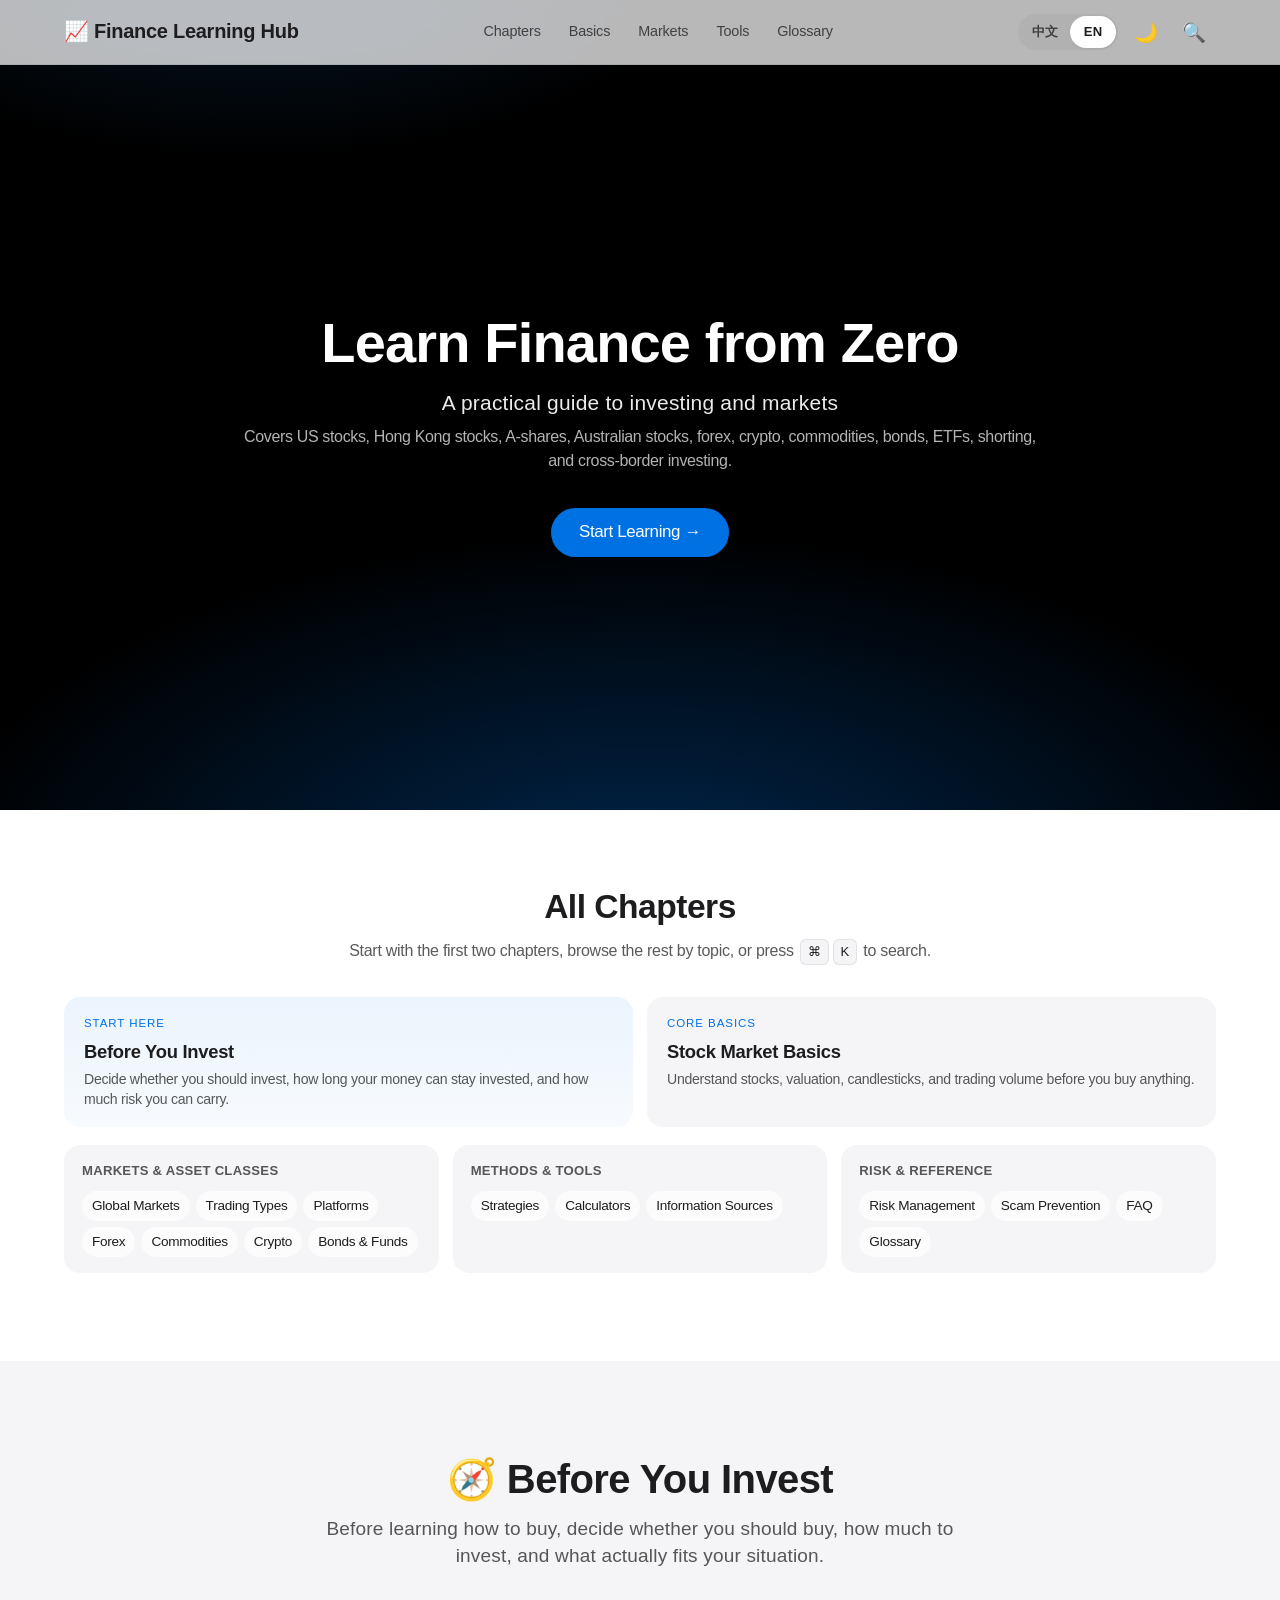
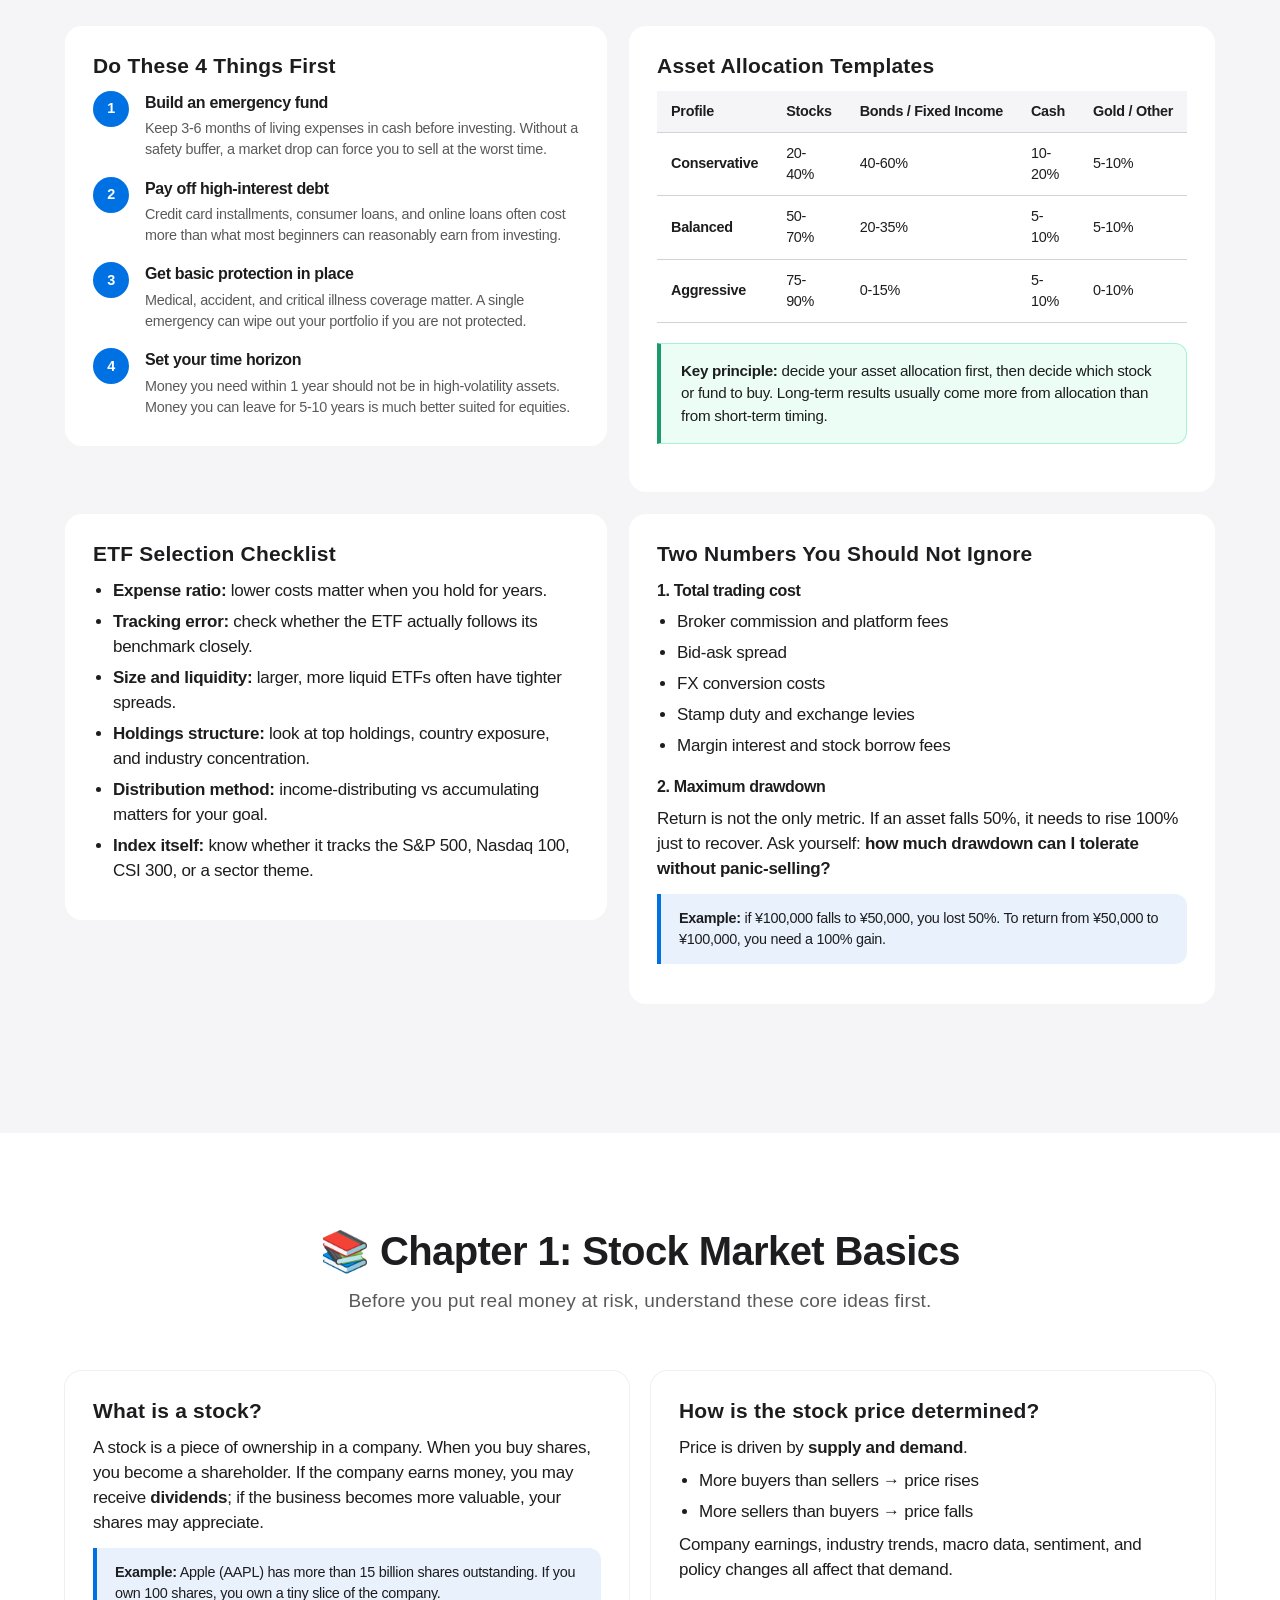
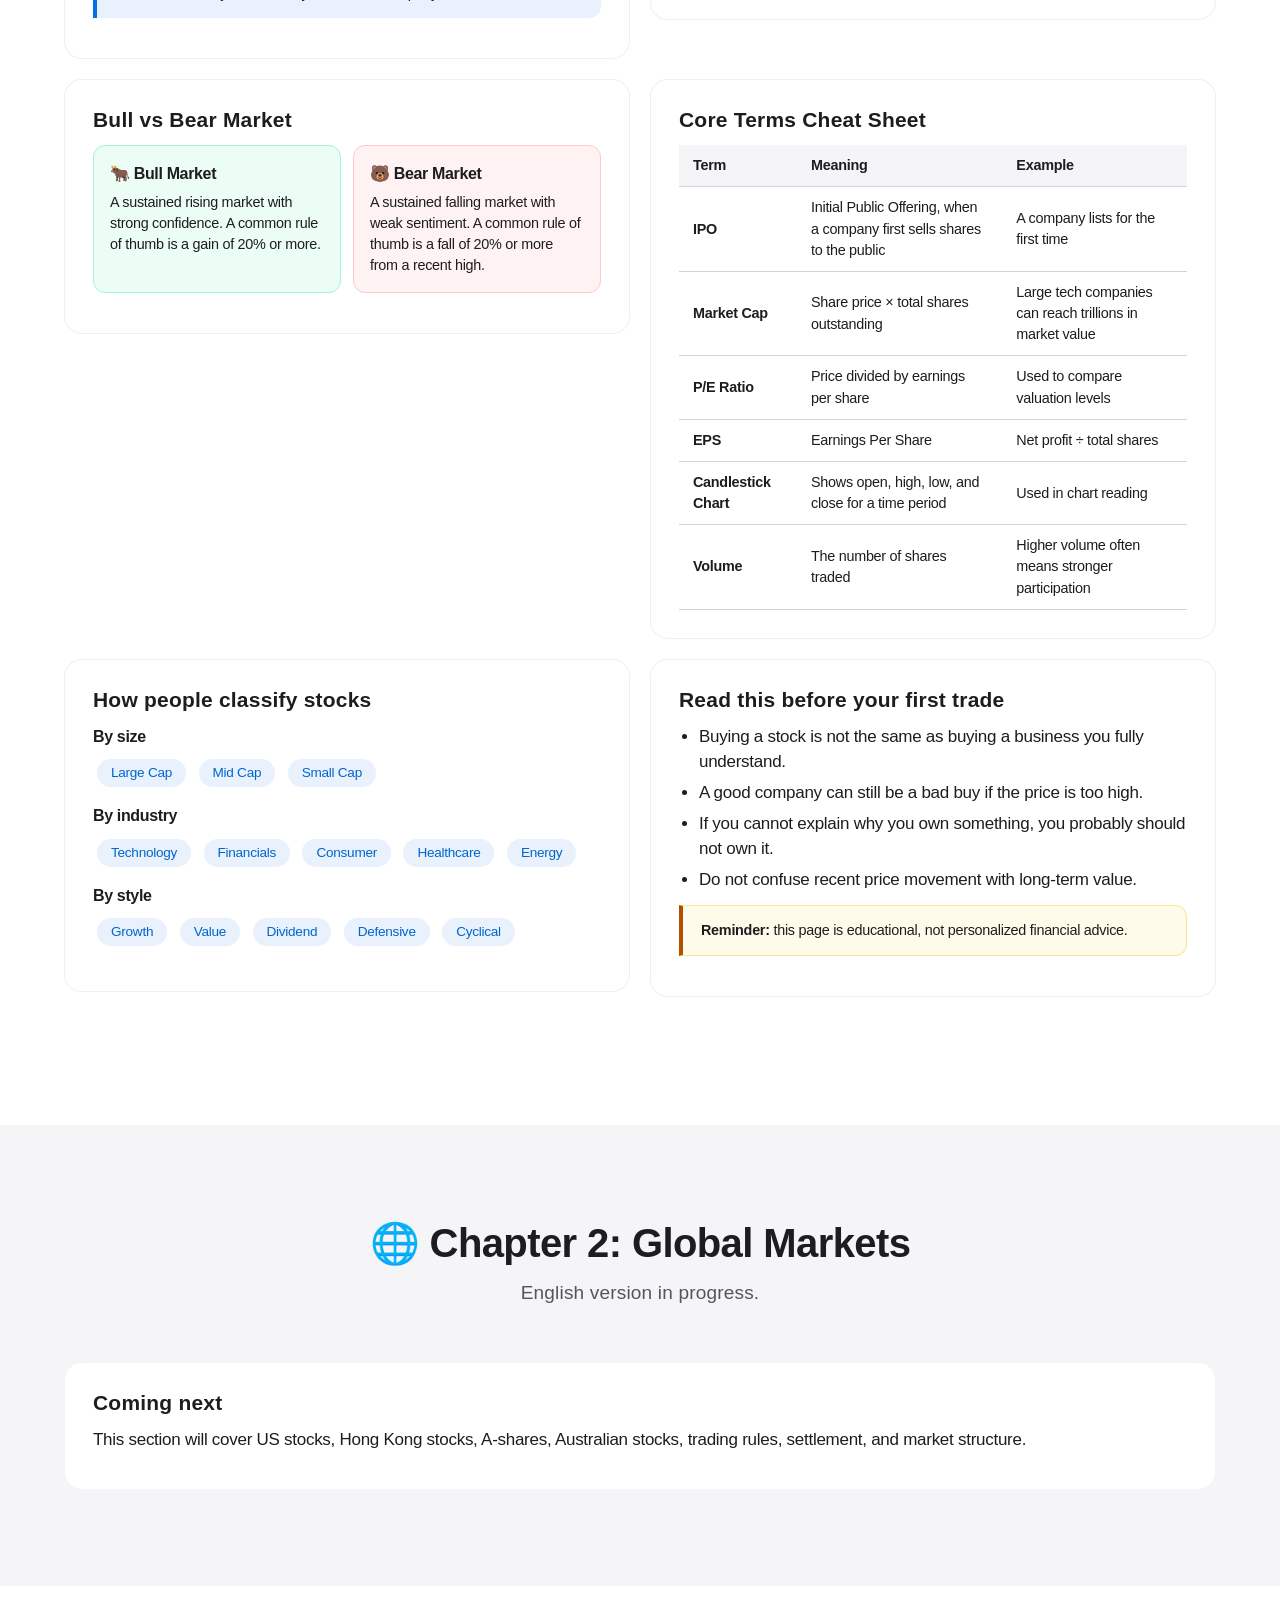
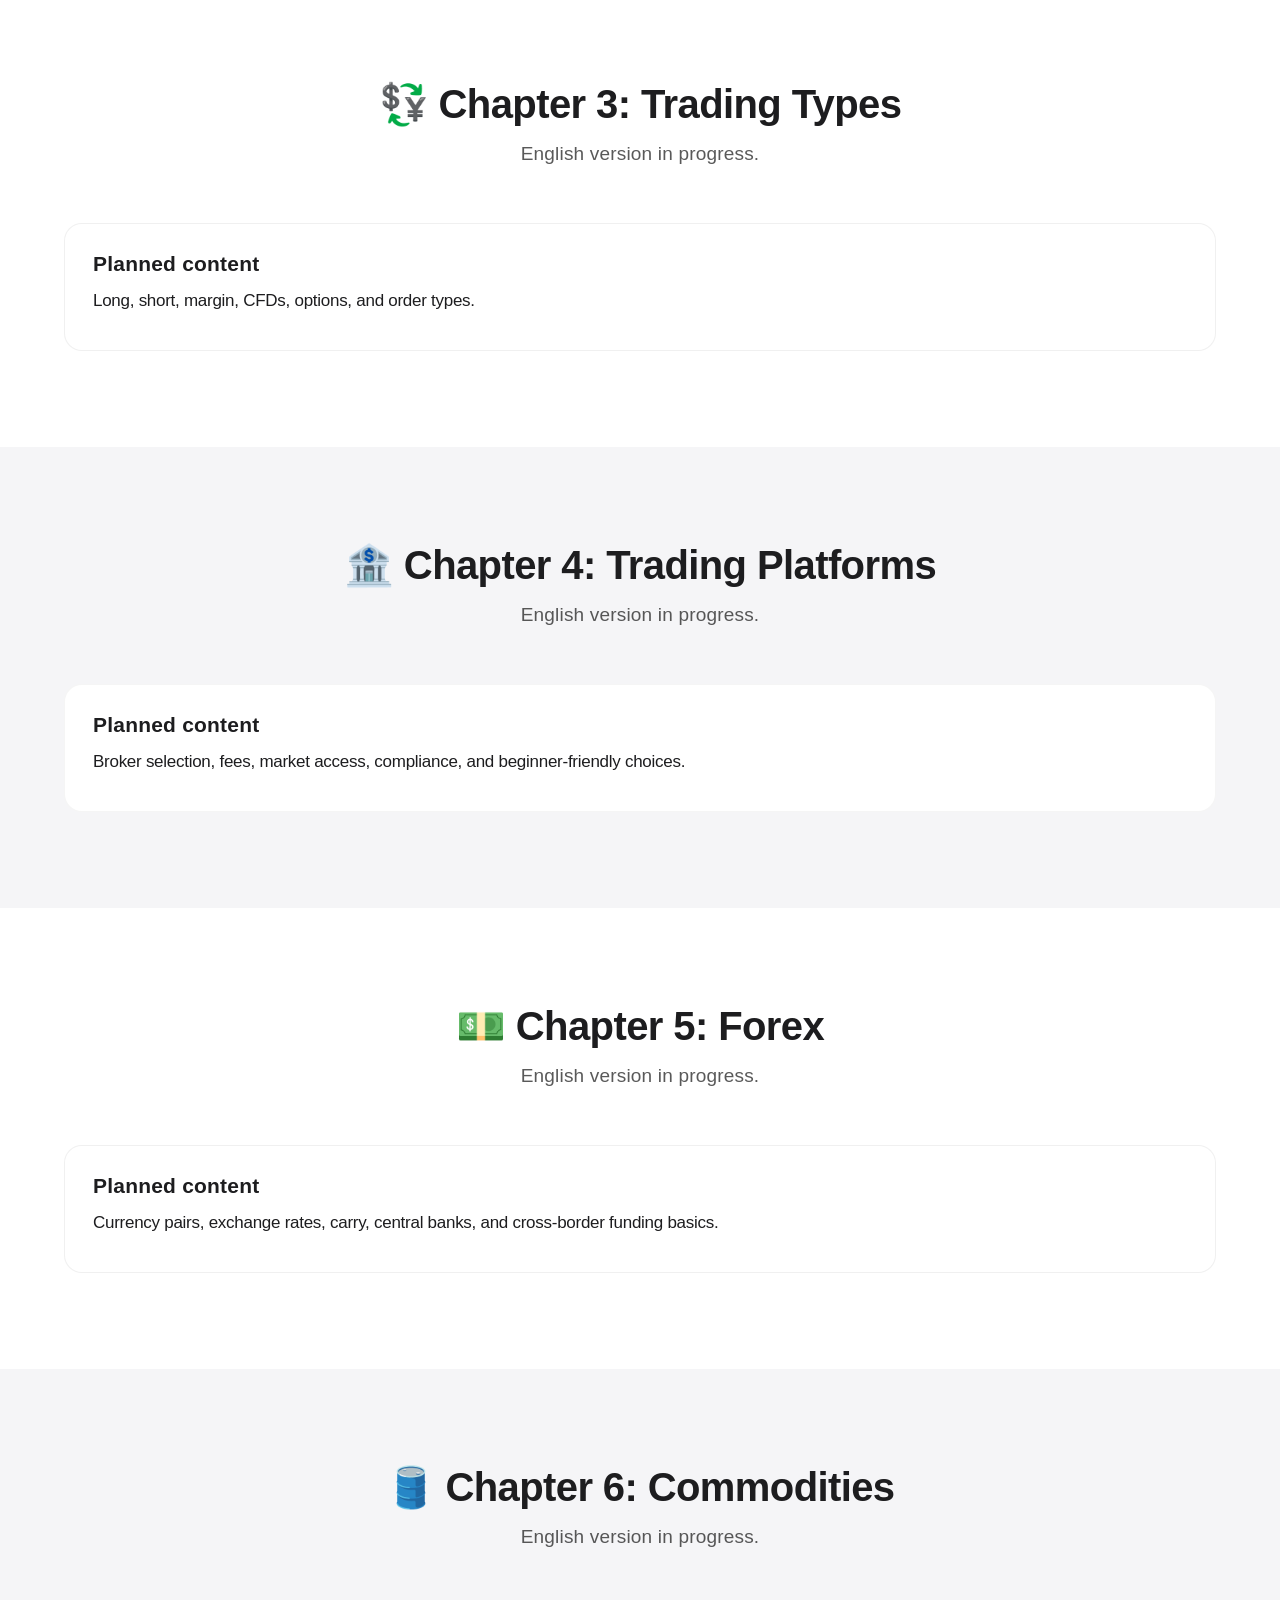
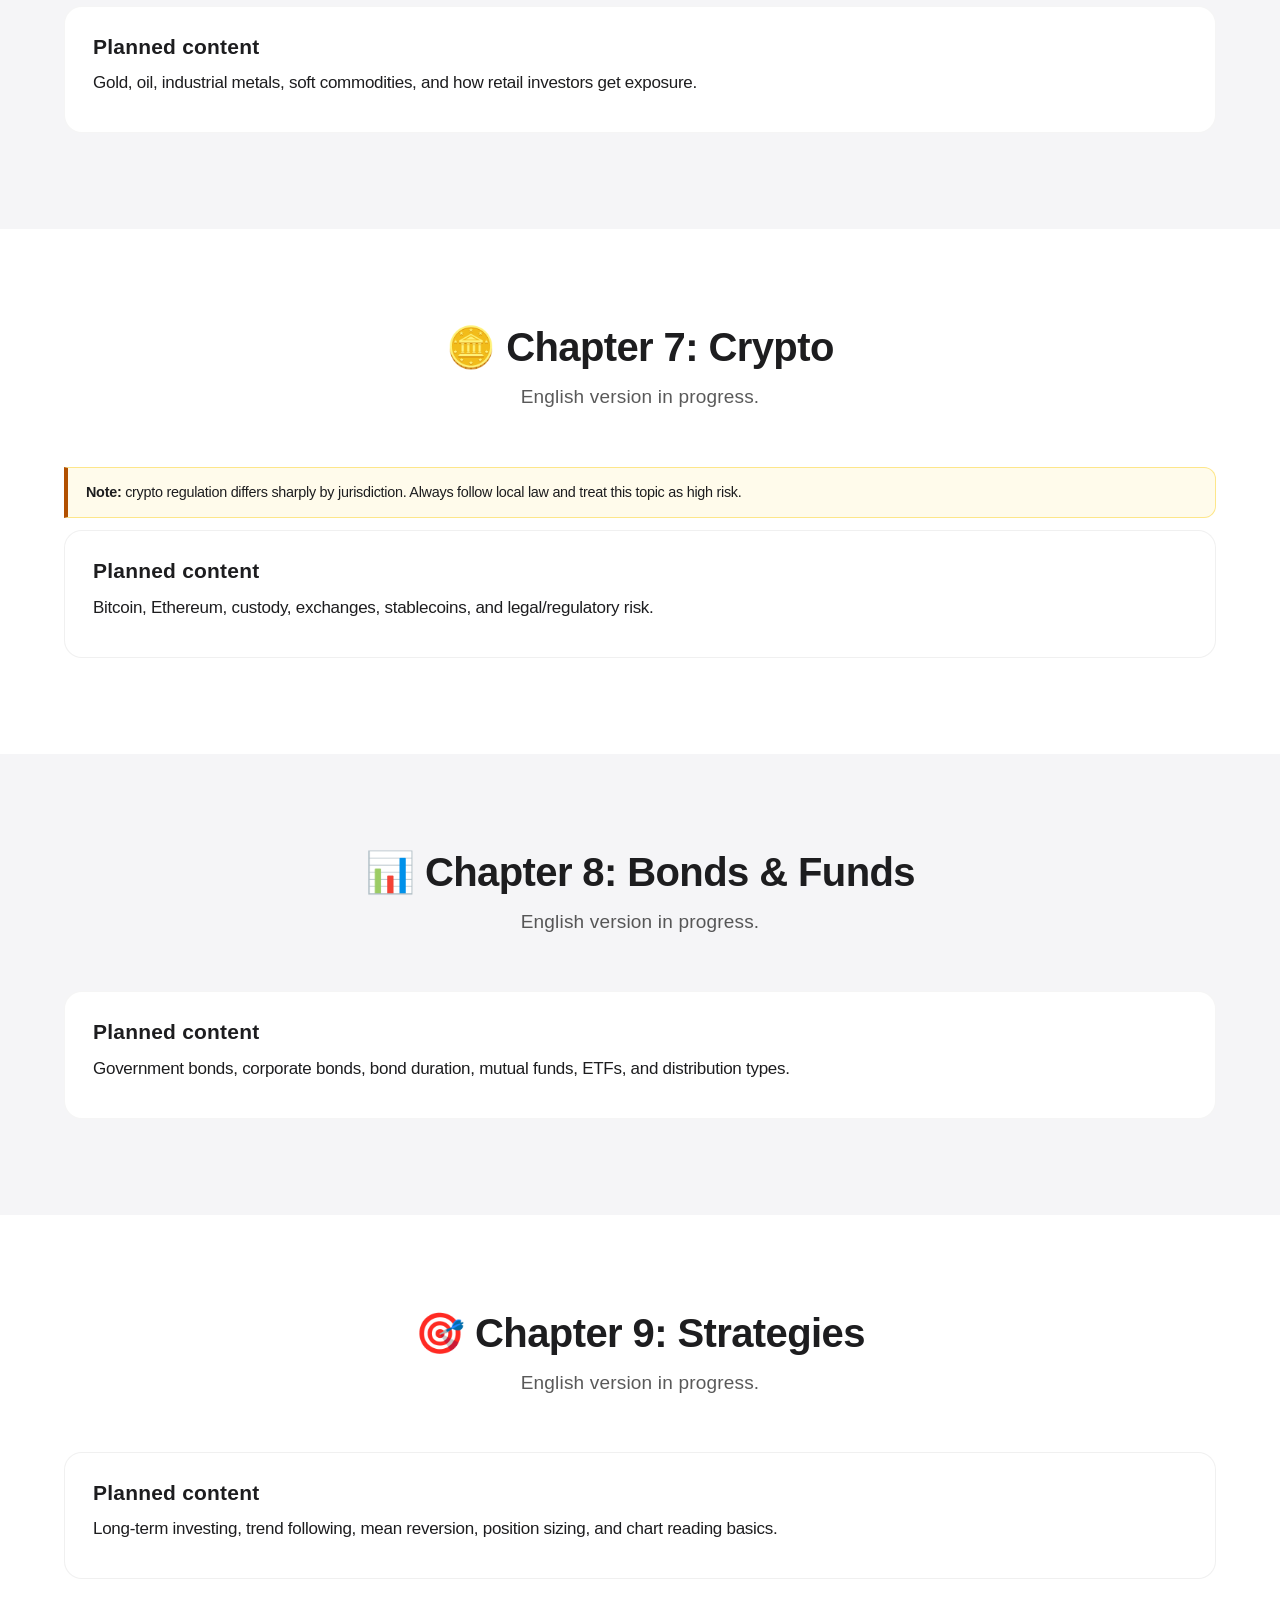
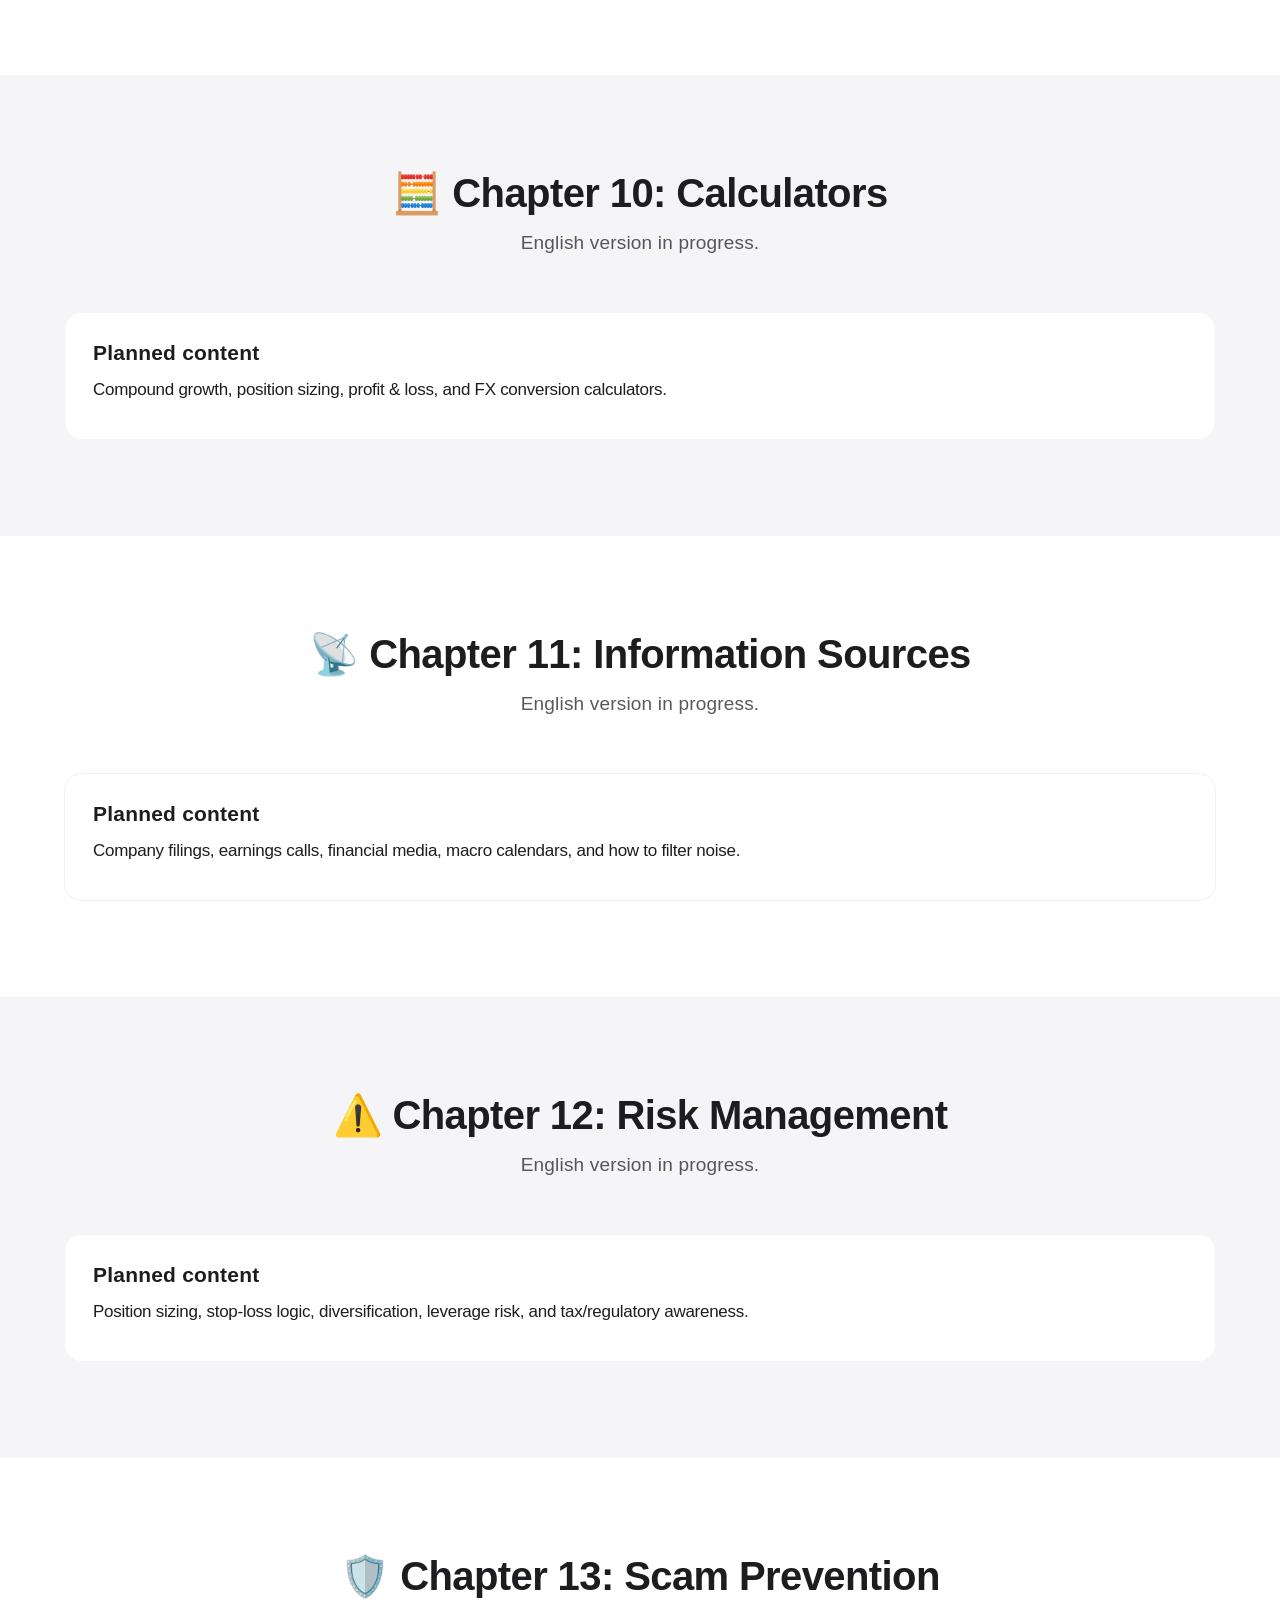
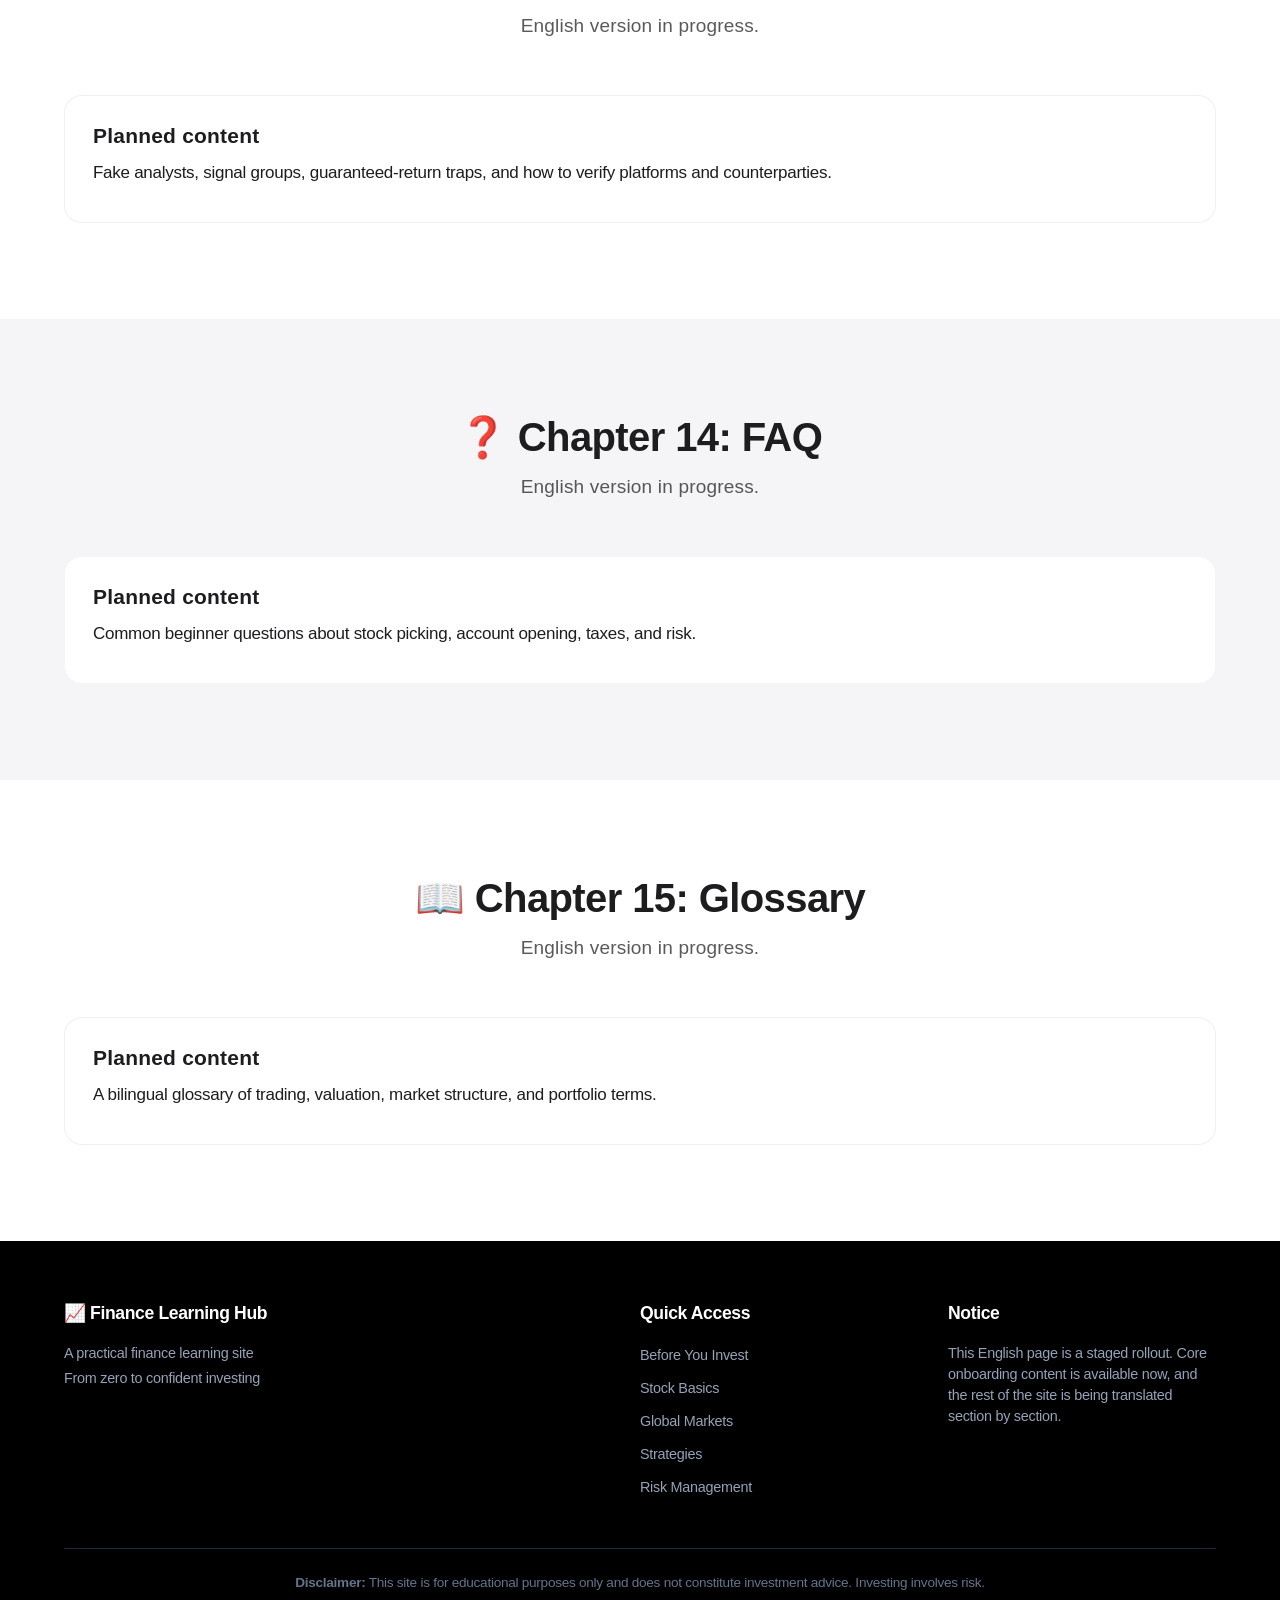
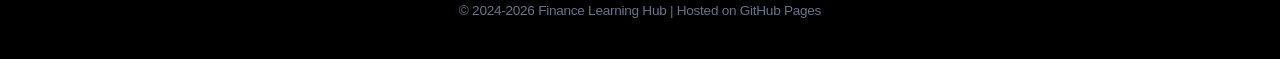
<file: en.html>
<!DOCTYPE html>
<html lang="en">
<head>
    <meta charset="UTF-8">
    <meta name="viewport" content="width=device-width, initial-scale=1.0">
    <title>Finance Learning Hub</title>
    <meta name="description" content="A practical finance learning site covering stocks, ETFs, global markets, forex, crypto, commodities, and risk management.">
    <meta name="keywords" content="finance basics, stocks, ETFs, global markets, forex, crypto, commodities, risk management">
    <meta property="og:title" content="Finance Learning Hub">
    <meta property="og:description" content="Learn the basics of investing, markets, and risk management in plain English.">
    <meta property="og:type" content="website">
    <meta name="theme-color" content="#0071e3">
    <link rel="stylesheet" href="style.css">
    <link rel="icon" href="data:image/svg+xml,<svg xmlns='http://www.w3.org/2000/svg' viewBox='0 0 100 100'><text y='.9em' font-size='90'>📈</text></svg>">
</head>
<body>
    <div class="progress-bar" id="progressBar"></div>

    <nav class="navbar" id="navbar">
        <div class="nav-container">
            <a href="en.html" class="nav-logo">📈 Finance Learning Hub</a>
            <ul class="nav-quick">
                <li><a href="#chapters">Chapters</a></li>
                <li><a href="#basics">Basics</a></li>
                <li><a href="#markets">Markets</a></li>
                <li><a href="#calculators">Tools</a></li>
                <li><a href="#glossary">Glossary</a></li>
            </ul>
            <div class="nav-right">
                <div class="lang-switch" aria-label="Language switch">
                    <a href="index.html" class="lang-link">中文</a>
                    <a href="en.html" class="lang-link active" aria-current="page">EN</a>
                </div>
                <button class="theme-toggle" id="themeToggle" aria-label="Toggle theme" title="Toggle light/dark mode">🌙</button>
                <button class="search-toggle" id="searchToggle" aria-label="Search (Cmd+K)" title="Search the site (Cmd+K)">🔍</button>
            </div>
        </div>
    </nav>

    <div class="search-overlay" id="searchOverlay">
        <div class="search-modal">
            <div class="search-header">
                <input type="text" class="search-input" id="searchInput" placeholder="Search terms, concepts, or sections..." autocomplete="off">
                <button class="search-close" id="searchClose">✕</button>
            </div>
            <div class="search-results" id="searchResults">
                <p class="search-hint">Search the site for terms, concepts, platforms, and topics...</p>
            </div>
        </div>
    </div>

    <section class="hero" id="hero">
        <div class="hero-content">
            <h1>Learn Finance from Zero</h1>
            <p class="hero-subtitle">A practical guide to investing and markets</p>
            <p class="hero-desc">Covers US stocks, Hong Kong stocks, A-shares, Australian stocks, forex, crypto, commodities, bonds, ETFs, shorting, and cross-border investing.</p>
            <a href="#basics" class="cta-btn">Start Learning →</a>
        </div>
    </section>

    <section class="chapters-section" id="chapters">
        <div class="container">
            <div class="chapters-head">
                <h2 class="chapters-title">All Chapters</h2>
                <p class="chapters-hint">Start with the first two chapters, browse the rest by topic, or press <kbd>⌘</kbd><kbd>K</kbd> to search.</p>
            </div>

            <div class="chapters-featured">
                <a class="chapter-feature primary" href="#prep">
                    <span class="chapter-feature-kicker">Start Here</span>
                    <strong>Before You Invest</strong>
                    <span>Decide whether you should invest, how long your money can stay invested, and how much risk you can carry.</span>
                </a>
                <a class="chapter-feature" href="#basics">
                    <span class="chapter-feature-kicker">Core Basics</span>
                    <strong>Stock Market Basics</strong>
                    <span>Understand stocks, valuation, candlesticks, and trading volume before you buy anything.</span>
                </a>
            </div>

            <div class="chapter-groups">
                <section class="chapter-group">
                    <h3>Markets & Asset Classes</h3>
                    <div class="chapter-link-list">
                        <a href="#markets">Global Markets</a>
                        <a href="#trading-types">Trading Types</a>
                        <a href="#platforms">Platforms</a>
                        <a href="#currencies">Forex</a>
                        <a href="#commodities">Commodities</a>
                        <a href="#crypto">Crypto</a>
                        <a href="#bonds-funds">Bonds & Funds</a>
                    </div>
                </section>

                <section class="chapter-group">
                    <h3>Methods & Tools</h3>
                    <div class="chapter-link-list">
                        <a href="#strategies">Strategies</a>
                        <a href="#calculators">Calculators</a>
                        <a href="#info-sources">Information Sources</a>
                    </div>
                </section>

                <section class="chapter-group">
                    <h3>Risk & Reference</h3>
                    <div class="chapter-link-list">
                        <a href="#risk">Risk Management</a>
                        <a href="#scams">Scam Prevention</a>
                        <a href="#faq">FAQ</a>
                        <a href="#glossary">Glossary</a>
                    </div>
                </section>
            </div>
        </div>
    </section>

    <section class="section section-alt" id="prep">
        <div class="container">
            <h2 class="section-title">🧭 Before You Invest</h2>
            <p class="section-intro">Before learning how to buy, decide whether you should buy, how much to invest, and what actually fits your situation.</p>

            <div class="card-grid cols-2">
                <div class="card">
                    <h3>Do These 4 Things First</h3>
                    <div class="step-list">
                        <div class="step">
                            <span class="step-num">1</span>
                            <div>
                                <h4>Build an emergency fund</h4>
                                <p>Keep 3-6 months of living expenses in cash before investing. Without a safety buffer, a market drop can force you to sell at the worst time.</p>
                            </div>
                        </div>
                        <div class="step">
                            <span class="step-num">2</span>
                            <div>
                                <h4>Pay off high-interest debt</h4>
                                <p>Credit card installments, consumer loans, and online loans often cost more than what most beginners can reasonably earn from investing.</p>
                            </div>
                        </div>
                        <div class="step">
                            <span class="step-num">3</span>
                            <div>
                                <h4>Get basic protection in place</h4>
                                <p>Medical, accident, and critical illness coverage matter. A single emergency can wipe out your portfolio if you are not protected.</p>
                            </div>
                        </div>
                        <div class="step">
                            <span class="step-num">4</span>
                            <div>
                                <h4>Set your time horizon</h4>
                                <p>Money you need within 1 year should not be in high-volatility assets. Money you can leave for 5-10 years is much better suited for equities.</p>
                            </div>
                        </div>
                    </div>
                </div>

                <div class="card">
                    <h3>Asset Allocation Templates</h3>
                    <table class="info-table">
                        <thead>
                            <tr><th>Profile</th><th>Stocks</th><th>Bonds / Fixed Income</th><th>Cash</th><th>Gold / Other</th></tr>
                        </thead>
                        <tbody>
                            <tr><td><strong>Conservative</strong></td><td>20-40%</td><td>40-60%</td><td>10-20%</td><td>5-10%</td></tr>
                            <tr><td><strong>Balanced</strong></td><td>50-70%</td><td>20-35%</td><td>5-10%</td><td>5-10%</td></tr>
                            <tr><td><strong>Aggressive</strong></td><td>75-90%</td><td>0-15%</td><td>5-10%</td><td>0-10%</td></tr>
                        </tbody>
                    </table>
                    <div class="tip-box">
                        <strong>Key principle:</strong> decide your asset allocation first, then decide which stock or fund to buy. Long-term results usually come more from allocation than from short-term timing.
                    </div>
                </div>

                <div class="card">
                    <h3>ETF Selection Checklist</h3>
                    <ul>
                        <li><strong>Expense ratio:</strong> lower costs matter when you hold for years.</li>
                        <li><strong>Tracking error:</strong> check whether the ETF actually follows its benchmark closely.</li>
                        <li><strong>Size and liquidity:</strong> larger, more liquid ETFs often have tighter spreads.</li>
                        <li><strong>Holdings structure:</strong> look at top holdings, country exposure, and industry concentration.</li>
                        <li><strong>Distribution method:</strong> income-distributing vs accumulating matters for your goal.</li>
                        <li><strong>Index itself:</strong> know whether it tracks the S&P 500, Nasdaq 100, CSI 300, or a sector theme.</li>
                    </ul>
                </div>

                <div class="card">
                    <h3>Two Numbers You Should Not Ignore</h3>
                    <h4>1. Total trading cost</h4>
                    <ul>
                        <li>Broker commission and platform fees</li>
                        <li>Bid-ask spread</li>
                        <li>FX conversion costs</li>
                        <li>Stamp duty and exchange levies</li>
                        <li>Margin interest and stock borrow fees</li>
                    </ul>
                    <h4 style="margin-top:1rem;">2. Maximum drawdown</h4>
                    <p>Return is not the only metric. If an asset falls 50%, it needs to rise 100% just to recover. Ask yourself: <strong>how much drawdown can I tolerate without panic-selling?</strong></p>
                    <div class="example-box">
                        <strong>Example:</strong> if ¥100,000 falls to ¥50,000, you lost 50%. To return from ¥50,000 to ¥100,000, you need a 100% gain.
                    </div>
                </div>
            </div>
        </div>
    </section>

    <section class="section" id="basics">
        <div class="container">
            <h2 class="section-title">📚 Chapter 1: Stock Market Basics</h2>
            <p class="section-intro">Before you put real money at risk, understand these core ideas first.</p>

            <div class="card-grid">
                <div class="card">
                    <h3>What is a stock?</h3>
                    <p>A stock is a piece of ownership in a company. When you buy shares, you become a shareholder. If the company earns money, you may receive <strong>dividends</strong>; if the business becomes more valuable, your shares may appreciate.</p>
                    <div class="example-box">
                        <strong>Example:</strong> Apple (AAPL) has more than 15 billion shares outstanding. If you own 100 shares, you own a tiny slice of the company.
                    </div>
                </div>

                <div class="card">
                    <h3>How is the stock price determined?</h3>
                    <p>Price is driven by <strong>supply and demand</strong>.</p>
                    <ul>
                        <li>More buyers than sellers → price rises</li>
                        <li>More sellers than buyers → price falls</li>
                    </ul>
                    <p>Company earnings, industry trends, macro data, sentiment, and policy changes all affect that demand.</p>
                </div>

                <div class="card">
                    <h3>Bull vs Bear Market</h3>
                    <div class="comparison">
                        <div class="comp-item bull">
                            <h4>🐂 Bull Market</h4>
                            <p>A sustained rising market with strong confidence. A common rule of thumb is a gain of 20% or more.</p>
                        </div>
                        <div class="comp-item bear">
                            <h4>🐻 Bear Market</h4>
                            <p>A sustained falling market with weak sentiment. A common rule of thumb is a fall of 20% or more from a recent high.</p>
                        </div>
                    </div>
                </div>

                <div class="card">
                    <h3>Core Terms Cheat Sheet</h3>
                    <table class="info-table">
                        <thead>
                            <tr><th>Term</th><th>Meaning</th><th>Example</th></tr>
                        </thead>
                        <tbody>
                            <tr><td><strong>IPO</strong></td><td>Initial Public Offering, when a company first sells shares to the public</td><td>A company lists for the first time</td></tr>
                            <tr><td><strong>Market Cap</strong></td><td>Share price × total shares outstanding</td><td>Large tech companies can reach trillions in market value</td></tr>
                            <tr><td><strong>P/E Ratio</strong></td><td>Price divided by earnings per share</td><td>Used to compare valuation levels</td></tr>
                            <tr><td><strong>EPS</strong></td><td>Earnings Per Share</td><td>Net profit ÷ total shares</td></tr>
                            <tr><td><strong>Candlestick Chart</strong></td><td>Shows open, high, low, and close for a time period</td><td>Used in chart reading</td></tr>
                            <tr><td><strong>Volume</strong></td><td>The number of shares traded</td><td>Higher volume often means stronger participation</td></tr>
                        </tbody>
                    </table>
                </div>

                <div class="card">
                    <h3>How people classify stocks</h3>
                    <div class="tag-group">
                        <h4>By size</h4>
                        <span class="tag">Large Cap</span>
                        <span class="tag">Mid Cap</span>
                        <span class="tag">Small Cap</span>
                    </div>
                    <div class="tag-group">
                        <h4>By industry</h4>
                        <span class="tag">Technology</span>
                        <span class="tag">Financials</span>
                        <span class="tag">Consumer</span>
                        <span class="tag">Healthcare</span>
                        <span class="tag">Energy</span>
                    </div>
                    <div class="tag-group">
                        <h4>By style</h4>
                        <span class="tag">Growth</span>
                        <span class="tag">Value</span>
                        <span class="tag">Dividend</span>
                        <span class="tag">Defensive</span>
                        <span class="tag">Cyclical</span>
                    </div>
                </div>

                <div class="card">
                    <h3>Read this before your first trade</h3>
                    <ul>
                        <li>Buying a stock is not the same as buying a business you fully understand.</li>
                        <li>A good company can still be a bad buy if the price is too high.</li>
                        <li>If you cannot explain why you own something, you probably should not own it.</li>
                        <li>Do not confuse recent price movement with long-term value.</li>
                    </ul>
                    <div class="warning-box">
                        <strong>Reminder:</strong> this page is educational, not personalized financial advice.
                    </div>
                </div>
            </div>
        </div>
    </section>

    <section class="section section-alt" id="markets">
        <div class="container">
            <h2 class="section-title">🌐 Chapter 2: Global Markets</h2>
            <p class="section-intro">English version in progress.</p>
            <div class="card full-width">
                <h3>Coming next</h3>
                <p>This section will cover US stocks, Hong Kong stocks, A-shares, Australian stocks, trading rules, settlement, and market structure.</p>
            </div>
        </div>
    </section>

    <section class="section" id="trading-types">
        <div class="container">
            <h2 class="section-title">💱 Chapter 3: Trading Types</h2>
            <p class="section-intro">English version in progress.</p>
            <div class="card full-width"><h3>Planned content</h3><p>Long, short, margin, CFDs, options, and order types.</p></div>
        </div>
    </section>

    <section class="section section-alt" id="platforms">
        <div class="container">
            <h2 class="section-title">🏦 Chapter 4: Trading Platforms</h2>
            <p class="section-intro">English version in progress.</p>
            <div class="card full-width"><h3>Planned content</h3><p>Broker selection, fees, market access, compliance, and beginner-friendly choices.</p></div>
        </div>
    </section>

    <section class="section" id="currencies">
        <div class="container">
            <h2 class="section-title">💵 Chapter 5: Forex</h2>
            <p class="section-intro">English version in progress.</p>
            <div class="card full-width"><h3>Planned content</h3><p>Currency pairs, exchange rates, carry, central banks, and cross-border funding basics.</p></div>
        </div>
    </section>

    <section class="section section-alt" id="commodities">
        <div class="container">
            <h2 class="section-title">🛢️ Chapter 6: Commodities</h2>
            <p class="section-intro">English version in progress.</p>
            <div class="card full-width"><h3>Planned content</h3><p>Gold, oil, industrial metals, soft commodities, and how retail investors get exposure.</p></div>
        </div>
    </section>

    <section class="section" id="crypto">
        <div class="container">
            <h2 class="section-title">🪙 Chapter 7: Crypto</h2>
            <p class="section-intro">English version in progress.</p>
            <div class="warning-box"><strong>Note:</strong> crypto regulation differs sharply by jurisdiction. Always follow local law and treat this topic as high risk.</div>
            <div class="card full-width"><h3>Planned content</h3><p>Bitcoin, Ethereum, custody, exchanges, stablecoins, and legal/regulatory risk.</p></div>
        </div>
    </section>

    <section class="section section-alt" id="bonds-funds">
        <div class="container">
            <h2 class="section-title">📊 Chapter 8: Bonds & Funds</h2>
            <p class="section-intro">English version in progress.</p>
            <div class="card full-width"><h3>Planned content</h3><p>Government bonds, corporate bonds, bond duration, mutual funds, ETFs, and distribution types.</p></div>
        </div>
    </section>

    <section class="section" id="strategies">
        <div class="container">
            <h2 class="section-title">🎯 Chapter 9: Strategies</h2>
            <p class="section-intro">English version in progress.</p>
            <div class="card full-width"><h3>Planned content</h3><p>Long-term investing, trend following, mean reversion, position sizing, and chart reading basics.</p></div>
        </div>
    </section>

    <section class="section section-alt" id="calculators">
        <div class="container">
            <h2 class="section-title">🧮 Chapter 10: Calculators</h2>
            <p class="section-intro">English version in progress.</p>
            <div class="card full-width"><h3>Planned content</h3><p>Compound growth, position sizing, profit & loss, and FX conversion calculators.</p></div>
        </div>
    </section>

    <section class="section" id="info-sources">
        <div class="container">
            <h2 class="section-title">📡 Chapter 11: Information Sources</h2>
            <p class="section-intro">English version in progress.</p>
            <div class="card full-width"><h3>Planned content</h3><p>Company filings, earnings calls, financial media, macro calendars, and how to filter noise.</p></div>
        </div>
    </section>

    <section class="section section-alt" id="risk">
        <div class="container">
            <h2 class="section-title">⚠️ Chapter 12: Risk Management</h2>
            <p class="section-intro">English version in progress.</p>
            <div class="card full-width"><h3>Planned content</h3><p>Position sizing, stop-loss logic, diversification, leverage risk, and tax/regulatory awareness.</p></div>
        </div>
    </section>

    <section class="section" id="scams">
        <div class="container">
            <h2 class="section-title">🛡️ Chapter 13: Scam Prevention</h2>
            <p class="section-intro">English version in progress.</p>
            <div class="card full-width"><h3>Planned content</h3><p>Fake analysts, signal groups, guaranteed-return traps, and how to verify platforms and counterparties.</p></div>
        </div>
    </section>

    <section class="section section-alt" id="faq">
        <div class="container">
            <h2 class="section-title">❓ Chapter 14: FAQ</h2>
            <p class="section-intro">English version in progress.</p>
            <div class="card full-width"><h3>Planned content</h3><p>Common beginner questions about stock picking, account opening, taxes, and risk.</p></div>
        </div>
    </section>

    <section class="section" id="glossary">
        <div class="container">
            <h2 class="section-title">📖 Chapter 15: Glossary</h2>
            <p class="section-intro">English version in progress.</p>
            <div class="card full-width"><h3>Planned content</h3><p>A bilingual glossary of trading, valuation, market structure, and portfolio terms.</p></div>
        </div>
    </section>

    <footer class="footer">
        <div class="container">
            <div class="footer-content">
                <div class="footer-section">
                    <h4>📈 Finance Learning Hub</h4>
                    <p>A practical finance learning site</p>
                    <p>From zero to confident investing</p>
                </div>
                <div class="footer-section">
                    <h4>Quick Access</h4>
                    <ul>
                        <li><a href="#prep">Before You Invest</a></li>
                        <li><a href="#basics">Stock Basics</a></li>
                        <li><a href="#markets">Global Markets</a></li>
                        <li><a href="#strategies">Strategies</a></li>
                        <li><a href="#risk">Risk Management</a></li>
                    </ul>
                </div>
                <div class="footer-section">
                    <h4>Notice</h4>
                    <p>This English page is a staged rollout. Core onboarding content is available now, and the rest of the site is being translated section by section.</p>
                </div>
            </div>
            <div class="footer-bottom">
                <p><strong>Disclaimer:</strong> This site is for educational purposes only and does not constitute investment advice. Investing involves risk.</p>
                <p>© 2024-2026 Finance Learning Hub | Hosted on GitHub Pages</p>
            </div>
        </div>
    </footer>

    <button class="back-to-top" id="backToTop" aria-label="Back to top">↑</button>

    <script src="script.js"></script>
</body>
</html>
</file>
<file: style.css>
/* ============================== */
/* 基础样式 & 变量 (Apple-inspired) */
/* ============================== */
:root {
    --primary: #0071e3;          /* Apple Blue */
    --primary-dark: #0066cc;     /* Link Blue */
    --primary-light: #e8f1fc;    /* 淡蓝用于 hover 背景 */
    --accent: #0071e3;           /* 统一走蓝 */
    --accent-light: #e8f1fc;
    --success: #1d9a6c;
    --danger: #d93025;
    --warning: #b25000;
    --bg: #ffffff;
    --bg-alt: #f5f5f7;           /* Apple 浅灰 */
    --bg-dark: #000000;          /* Apple 纯黑 */
    --text: #1d1d1f;             /* Apple 近黑 */
    --text-light: rgba(0,0,0,.65);
    --text-lighter: rgba(0,0,0,.48);
    --border: #d2d2d7;           /* Apple 分隔线灰 */
    --shadow: 0 1px 2px rgba(0,0,0,.04);
    --shadow-md: rgba(0,0,0,.08) 0 2px 10px 0;
    --shadow-lg: rgba(0,0,0,.22) 3px 5px 30px 0;
    --radius: 18px;
    --radius-sm: 12px;
    --max-width: 1200px;
}

* { margin: 0; padding: 0; box-sizing: border-box; }

html {
    scroll-behavior: smooth;
    scroll-padding-top: 80px;
}

/* 阅读进度条 */
.progress-bar {
    position: fixed;
    top: 0;
    left: 0;
    width: 0%;
    height: 2px;
    background: var(--primary);
    z-index: 1001;
    transition: width .1s linear;
}

body {
    font-family: "SF Pro Text", -apple-system, BlinkMacSystemFont, "SF Pro Icons", "Helvetica Neue", "PingFang SC", "Hiragino Sans GB", "Microsoft YaHei", Arial, sans-serif;
    color: var(--text);
    background: var(--bg);
    line-height: 1.47;
    letter-spacing: -0.016em;
    font-size: 17px;
    -webkit-font-smoothing: antialiased;
    -moz-osx-font-smoothing: grayscale;
}

h1, h2, h3, h4, h5 {
    font-family: "SF Pro Display", -apple-system, BlinkMacSystemFont, "Helvetica Neue", "PingFang SC", "Microsoft YaHei", Arial, sans-serif;
    letter-spacing: -0.022em;
}

img { max-width: 100%; }

a {
    color: var(--primary);
    text-decoration: none;
    transition: color .2s;
}
a:hover { color: var(--primary-dark); }

.container {
    max-width: var(--max-width);
    margin: 0 auto;
    padding: 0 24px;
}

/* ============================== */
/* 导航栏（Apple Glass） */
/* ============================== */
.navbar {
    position: fixed;
    top: 0;
    width: 100%;
    background: rgba(255,255,255,.72);
    backdrop-filter: saturate(180%) blur(20px);
    -webkit-backdrop-filter: saturate(180%) blur(20px);
    border-bottom: 1px solid rgba(0,0,0,.08);
    z-index: 1000;
    transition: background .25s, border-color .25s;
}

.navbar.scrolled { background: rgba(255,255,255,.85); }

.nav-container {
    max-width: var(--max-width);
    margin: 0 auto;
    padding: 0 24px;
    display: flex;
    align-items: center;
    justify-content: space-between;
    height: 64px;
}

.nav-logo {
    font-size: 1.25rem;
    font-weight: 700;
    color: var(--text);
    white-space: nowrap;
}
.nav-logo:hover { color: var(--primary); }

.nav-quick {
    display: flex;
    list-style: none;
    gap: 4px;
    margin: 0 auto;
    padding: 0;
}

.nav-quick a {
    display: inline-block;
    padding: 6px 12px;
    border-radius: 999px;
    color: var(--text-light);
    font-size: .9rem;
    font-weight: 500;
    letter-spacing: -0.01em;
    transition: color .2s, background .2s;
}

.nav-quick a:hover {
    color: var(--text);
    background: rgba(0,0,0,.04);
}

[data-theme="dark"] .nav-quick a:hover {
    background: rgba(255,255,255,.08);
    color: var(--text);
}

.lang-switch {
    display: inline-flex;
    align-items: center;
    padding: 2px;
    border-radius: 999px;
    background: rgba(0,0,0,.04);
    margin-right: 2px;
}

.lang-link {
    display: inline-flex;
    align-items: center;
    justify-content: center;
    min-width: 46px;
    height: 32px;
    padding: 0 12px;
    border-radius: 999px;
    font-size: .82rem;
    font-weight: 600;
    letter-spacing: .01em;
    color: var(--text-light);
}

.lang-link:hover {
    color: var(--text);
}

.lang-link.active {
    background: #ffffff;
    color: var(--text);
    box-shadow: 0 1px 3px rgba(0,0,0,.06);
}

[data-theme="dark"] .lang-switch {
    background: rgba(255,255,255,.08);
}

[data-theme="dark"] .lang-link.active {
    background: #2a2a2d;
    color: var(--text);
    box-shadow: none;
}

@media (max-width: 720px) {
    .nav-quick { display: none; }
    .lang-link {
        min-width: 40px;
        padding: 0 10px;
    }
}

.nav-toggle {
    display: none; /* A 方案：隐藏章节抽屉入口 */
    background: none;
    border: none;
    font-size: 1.5rem;
    cursor: pointer;
    color: var(--text);
    padding: 4px 8px;
}

/* ============================== */
/* 全部章节（更轻的 A） */
/* ============================== */
.chapters-section {
    padding: 72px 0 88px;
    background: var(--bg);
}

.chapters-head {
    text-align: center;
    margin-bottom: 32px;
}

.chapters-title {
    font-size: clamp(1.6rem, 3vw, 2.1rem);
    font-weight: 600;
    letter-spacing: -0.015em;
    color: var(--text);
    margin-bottom: 8px;
}

.chapters-hint {
    color: var(--text-light);
    font-size: 1rem;
}

.chapters-hint kbd {
    display: inline-block;
    padding: 2px 7px;
    margin: 0 2px;
    font-family: inherit;
    font-size: .82rem;
    color: var(--text);
    background: var(--bg-alt);
    border: 1px solid rgba(0,0,0,.08);
    border-radius: 6px;
}

.chapters-featured {
    display: grid;
    grid-template-columns: 1fr 1fr;
    gap: 14px;
    margin-bottom: 18px;
}

.chapter-feature {
    display: flex;
    flex-direction: column;
    gap: 4px;
    padding: 18px 20px;
    border-radius: 16px;
    background: var(--bg-alt);
    color: var(--text);
    text-decoration: none;
    transition: transform .2s, box-shadow .2s, background .2s;
}

.chapter-feature:hover {
    transform: translateY(-2px);
    box-shadow: var(--shadow-md);
    color: var(--text);
}

.chapter-feature.primary {
    background: linear-gradient(180deg, rgba(0,113,227,.08), rgba(0,113,227,.03));
}

.chapter-feature-kicker {
    font-size: .72rem;
    letter-spacing: .08em;
    text-transform: uppercase;
    color: var(--primary);
    margin-bottom: 2px;
}

.chapter-feature strong {
    font-size: 1.15rem;
    font-weight: 600;
    letter-spacing: -0.015em;
}

.chapter-feature span:last-child {
    color: var(--text-light);
    font-size: .88rem;
    line-height: 1.45;
}

.chapter-groups {
    display: grid;
    grid-template-columns: repeat(3, 1fr);
    gap: 14px;
}

.chapter-group {
    padding: 16px 18px;
    border-radius: 16px;
    background: var(--bg-alt);
}

.chapter-group h3 {
    font-size: .82rem;
    font-weight: 600;
    letter-spacing: .02em;
    color: var(--text-light);
    text-transform: uppercase;
    margin-bottom: 10px;
}

.chapter-link-list {
    display: flex;
    flex-wrap: wrap;
    gap: 6px;
}

.chapter-link-list a {
    display: inline-flex;
    align-items: center;
    padding: 5px 10px;
    border-radius: 999px;
    background: rgba(255,255,255,.72);
    color: var(--text);
    font-size: .85rem;
    font-weight: 500;
    text-decoration: none;
    transition: background .2s, color .2s;
}

.chapter-link-list a:hover {
    background: var(--primary-light);
    color: var(--primary);
}

[data-theme="dark"] .chapter-feature,
[data-theme="dark"] .chapter-group {
    background: #1d1d1f;
}

[data-theme="dark"] .chapter-feature.primary {
    background: linear-gradient(180deg, rgba(41,151,255,.14), rgba(41,151,255,.05));
}

[data-theme="dark"] .chapter-link-list a {
    background: #2a2a2d;
}

[data-theme="dark"] .chapter-link-list a:hover {
    background: rgba(41,151,255,.14);
}

[data-theme="dark"] .chapters-hint kbd {
    background: #1d1d1f;
    border-color: rgba(255,255,255,.1);
}

@media (max-width: 1024px) {
    .chapters-featured,
    .chapter-groups {
        grid-template-columns: 1fr;
    }
}

@media (max-width: 720px) {
    .chapters-section { padding: 48px 0 64px; }
    .chapter-feature,
    .chapter-group {
        padding: 18px 18px;
    }
}

.nav-right {
    display: flex;
    align-items: center;
    gap: 4px;
}

.theme-toggle, .search-toggle {
    background: none;
    border: none;
    font-size: 1.2rem;
    cursor: pointer;
    padding: 6px 10px;
    border-radius: var(--radius-sm);
    transition: background .2s;
}
.theme-toggle:hover, .search-toggle:hover {
    background: var(--primary-light);
}

.nav-backdrop {
    position: fixed;
    inset: 0;
    background: rgba(0,0,0,.22);
    opacity: 0;
    visibility: hidden;
    transition: opacity .22s ease, visibility .22s ease;
    z-index: 1090;
}

.nav-backdrop.active {
    opacity: 1;
    visibility: visible;
}

.nav-drawer {
    position: fixed;
    top: 0;
    right: 0;
    width: min(360px, 88vw);
    height: 100dvh;
    background: rgba(255,255,255,.88);
    backdrop-filter: saturate(180%) blur(24px);
    -webkit-backdrop-filter: saturate(180%) blur(24px);
    border-left: 1px solid rgba(0,0,0,.08);
    box-shadow: -20px 0 50px rgba(0,0,0,.12);
    padding: 88px 20px 24px;
    transform: translateX(100%);
    transition: transform .26s ease;
    z-index: 1100;
    overflow-y: auto;
}

.nav-drawer.active {
    transform: translateX(0);
}

.nav-drawer-header {
    display: flex;
    align-items: center;
    justify-content: space-between;
    margin-bottom: 16px;
}

.nav-drawer-label {
    font-size: .82rem;
    color: var(--text-lighter);
    text-transform: uppercase;
    letter-spacing: .08em;
}

.nav-drawer-close {
    width: 38px;
    height: 38px;
    border: none;
    border-radius: 50%;
    background: var(--bg-alt);
    color: var(--text);
    cursor: pointer;
    font-size: 1rem;
}

.nav-menu-list {
    list-style: none;
    display: flex;
    flex-direction: column;
    gap: 6px;
}

.nav-menu-list a {
    display: block;
    padding: 12px 14px;
    border-radius: 14px;
    color: var(--text);
    font-size: 1rem;
    font-weight: 500;
    transition: background .2s, color .2s;
}

.nav-menu-list a:hover {
    color: var(--primary);
    background: var(--primary-light);
}

/* ============================== */
/* Hero (Apple-style) */
/* ============================== */
.hero {
    min-height: 90vh;
    display: flex;
    align-items: center;
    justify-content: center;
    text-align: center;
    background: #000;
    color: #fff;
    padding: 140px 24px 80px;
    position: relative;
    overflow: hidden;
}

.hero::before {
    content: '';
    position: absolute;
    inset: 0;
    background:
        radial-gradient(1200px 600px at 50% 110%, rgba(0,113,227,0.35), transparent 60%),
        radial-gradient(800px 400px at 20% -10%, rgba(41,151,255,0.18), transparent 60%);
    pointer-events: none;
}

.hero-content { position: relative; z-index: 1; max-width: 820px; }

.hero h1 {
    font-size: clamp(2.6rem, 6vw, 3.5rem);
    font-weight: 600;
    margin-bottom: 18px;
    letter-spacing: -0.015em;
    line-height: 1.07;
}

.hero-subtitle {
    font-size: 1.31rem;
    font-weight: 400;
    opacity: .92;
    margin-bottom: 10px;
    letter-spacing: 0.011em;
    line-height: 1.19;
}

.hero-desc {
    font-size: 1rem;
    opacity: .7;
    margin-bottom: 36px;
    letter-spacing: -0.022em;
}

.cta-btn {
    display: inline-block;
    padding: 12px 28px;
    background: var(--primary);
    color: #fff;
    font-weight: 400;
    font-size: 1.06rem;
    border-radius: 980px;
    letter-spacing: -0.022em;
    transition: background .2s, transform .2s;
}
.cta-btn:hover {
    background: #0077ed;
    color: #fff;
    transform: none;
}
.cta-btn:active { background: #006edb; }

/* ============================== */
/* 通用 Section */
/* ============================== */
.section {
    padding: 96px 0;
}

.section-alt {
    background: var(--bg-alt);
}

.section-title {
    font-size: clamp(1.8rem, 3.5vw, 2.5rem);
    font-weight: 600;
    text-align: center;
    margin-bottom: 14px;
    color: var(--text);
    letter-spacing: -0.015em;
    line-height: 1.1;
}

.section-intro {
    text-align: center;
    color: var(--text-light);
    font-size: 1.19rem;
    font-weight: 400;
    line-height: 1.42;
    letter-spacing: 0.009em;
    margin-bottom: 56px;
    max-width: 640px;
    margin-left: auto;
    margin-right: auto;
}

/* ============================== */
/* 卡片网格 */
/* ============================== */
.card-grid {
    display: grid;
    grid-template-columns: repeat(2, 1fr);
    gap: 20px;
    margin-bottom: 32px;
    align-items: start; /* 修复短卡片被拉伸导致的大块留白 */
}

.card-grid.cols-2 { grid-template-columns: repeat(2, 1fr); }
.card-grid.cols-3 { grid-template-columns: repeat(3, 1fr); }

.card {
    background: #ffffff;
    border: 1px solid rgba(0,0,0,.06);
    border-radius: var(--radius);
    padding: 28px;
    box-shadow: none;
    transition: box-shadow .25s, border-color .25s, transform .25s;
}
.section-alt .card { background: #ffffff; border-color: rgba(0,0,0,.04); }
.card:hover {
    box-shadow: var(--shadow-md);
    border-color: rgba(0,0,0,.1);
}

.card.full-width {
    grid-column: 1 / -1;
}

.card h3 {
    font-size: 1.31rem;
    font-weight: 600;
    margin-bottom: 12px;
    color: var(--text);
    letter-spacing: 0.011em;
    line-height: 1.19;
}

.card h4 {
    font-size: 1rem;
    font-weight: 600;
    margin-bottom: 8px;
    color: var(--text);
    letter-spacing: -0.022em;
}

.card p { color: var(--text); margin-bottom: 8px; }
.card ul { padding-left: 20px; margin-bottom: 8px; }
.card li { margin-bottom: 6px; color: var(--text); }

/* 高亮卡片（交易类型） */
.highlight-card {
    border-left: 4px solid var(--primary);
}

.trade-flow {
    background: var(--primary-light);
    color: var(--primary-dark);
    padding: 10px 16px;
    border-radius: var(--radius-sm);
    font-weight: 600;
    text-align: center;
    margin-bottom: 12px;
}

.difficulty {
    display: inline-block;
    margin-top: 12px;
    padding: 4px 12px;
    background: var(--bg-alt);
    border-radius: 20px;
    font-size: .85rem;
    color: var(--text-light);
}

/* 平台卡片 */
.platform-card {
    position: relative;
}

.platform-badge {
    position: absolute;
    top: 16px;
    right: 16px;
    background: var(--primary);
    color: white;
    padding: 2px 12px;
    border-radius: 20px;
    font-size: .75rem;
    font-weight: 600;
}

.platform-links {
    display: flex;
    flex-wrap: wrap;
    gap: 8px;
    margin-top: 14px;
}

.platform-links a {
    display: inline-flex;
    align-items: center;
    justify-content: center;
    padding: 7px 12px;
    border-radius: 999px;
    background: var(--primary-light);
    color: var(--primary-dark);
    font-size: .84rem;
    font-weight: 600;
}

.platform-links a:hover {
    background: var(--primary);
    color: #fff;
}

/* ============================== */
/* 表格 */
/* ============================== */
.table-responsive { overflow-x: auto; }

.info-table {
    width: 100%;
    border-collapse: collapse;
    font-size: .9rem;
}

.info-table th, .info-table td {
    padding: 10px 14px;
    text-align: left;
    border-bottom: 1px solid var(--border);
}

.info-table thead th {
    background: var(--bg-alt);
    font-weight: 600;
    color: var(--text);
    white-space: nowrap;
}

.info-table tbody tr:hover { background: var(--primary-light); }

.info-table.compact td {
    padding: 8px 12px;
}

/* ============================== */
/* 标签组 */
/* ============================== */
.tag-group {
    margin-bottom: 14px;
}
.tag-group h4 {
    margin-bottom: 8px;
}

.tag {
    display: inline-block;
    padding: 4px 14px;
    background: var(--primary-light);
    color: var(--primary-dark);
    border-radius: 20px;
    font-size: .85rem;
    margin: 3px 4px;
    font-weight: 500;
}

/* ============================== */
/* 对比块 */
/* ============================== */
.comparison {
    display: grid;
    grid-template-columns: 1fr 1fr;
    gap: 12px;
    margin: 12px 0;
}

.comp-item {
    padding: 16px;
    border-radius: var(--radius-sm);
}
.comp-item.bull {
    background: #ecfdf5;
    border: 1px solid #a7f3d0;
}
.comp-item.bear {
    background: #fef2f2;
    border: 1px solid #fecaca;
}
.comp-item h4 { margin-bottom: 6px; }
.comp-item p { font-size: .9rem; margin-bottom: 0; }

/* ============================== */
/* 提示框 & 警告框 & 示例框 */
/* ============================== */
.example-box {
    background: var(--primary-light);
    border-left: 4px solid var(--primary);
    padding: 14px 18px;
    border-radius: 0 var(--radius-sm) var(--radius-sm) 0;
    margin: 12px 0;
    font-size: .9rem;
}

.tip-box {
    background: #ecfdf5;
    border: 1px solid #a7f3d0;
    border-left: 4px solid var(--success);
    padding: 16px 20px;
    border-radius: 0 var(--radius-sm) var(--radius-sm) 0;
    margin: 20px 0;
    font-size: .95rem;
}

.warning-box {
    background: #fffbeb;
    border: 1px solid #fde68a;
    border-left: 4px solid var(--warning);
    padding: 14px 18px;
    border-radius: 0 var(--radius-sm) var(--radius-sm) 0;
    margin: 12px 0;
    font-size: .9rem;
}
.warning-box ul {
    margin-top: 8px;
    padding-left: 20px;
}

/* ============================== */
/* 步骤列表 */
/* ============================== */
.step-list {
    display: flex;
    flex-direction: column;
    gap: 16px;
}

.step {
    display: flex;
    gap: 16px;
    align-items: flex-start;
}

.step-num {
    flex-shrink: 0;
    width: 36px;
    height: 36px;
    background: var(--primary);
    color: white;
    border-radius: 50%;
    display: flex;
    align-items: center;
    justify-content: center;
    font-weight: 700;
    font-size: .9rem;
}

.step h4 { margin-bottom: 4px; }
.step p { font-size: .9rem; color: var(--text-light); margin-bottom: 0; }

/* ============================== */
/* 策略列表 */
/* ============================== */
.strategy-list { display: flex; flex-direction: column; gap: 16px; }
.strategy-item {
    padding: 16px;
    background: var(--bg-alt);
    border-radius: var(--radius-sm);
    border: 1px solid var(--border);
}
.strategy-item h4 { color: var(--primary-dark); margin-bottom: 4px; }
.strategy-item p { font-size: .9rem; margin-bottom: 0; }

/* ============================== */
/* K线图文模块 */
/* ============================== */
.kline-module {
    border-top: 4px solid var(--accent);
}

.kline-lesson-grid {
    display: grid;
    grid-template-columns: 1fr 1fr;
    gap: 20px;
    margin-top: 20px;
}

.kline-panel {
    background: var(--bg-alt);
    border: 1px solid var(--border);
    border-radius: var(--radius);
    padding: 20px;
}

.candle-legend {
    display: flex;
    justify-content: space-between;
    gap: 16px;
    margin: 16px 0 20px;
}

.candle-demo {
    flex: 1;
    display: flex;
    flex-direction: column;
    align-items: center;
    gap: 8px;
}

.legend-label {
    font-size: .82rem;
    color: var(--text-light);
    font-weight: 600;
}

.candle {
    position: relative;
    width: 28px;
    height: 96px;
    display: flex;
    align-items: center;
    justify-content: center;
}

.candle .wick {
    position: absolute;
    width: 2px;
    height: 88px;
    background: var(--text);
    border-radius: 999px;
}

.candle .body {
    position: relative;
    width: 18px;
    border-radius: 4px;
    z-index: 1;
}

.candle.bull .body {
    background: var(--danger);
    height: 42px;
}

.candle.bear .body {
    background: var(--success);
    height: 30px;
}

.candle.doji .body {
    background: var(--text);
    height: 4px;
}

.candle.large { height: 110px; }
.candle.large .wick { height: 100px; }
.candle.medium { height: 96px; }
.candle.medium .wick { height: 88px; }
.candle.small { height: 90px; }
.candle.small .wick { height: 84px; }

.volume-demo {
    height: 120px;
    display: flex;
    align-items: end;
    gap: 10px;
    padding: 14px 10px 8px;
    margin: 16px 0 20px;
    background: linear-gradient(to top, rgba(26,115,232,.08), transparent);
    border-radius: var(--radius-sm);
    border: 1px solid var(--border);
}

.volume-bar {
    flex: 1;
    border-radius: 6px 6px 0 0;
    background: linear-gradient(to top, var(--primary), #7aa8f8);
}

.volume-bar.low { height: 22px; }
.volume-bar.medium { height: 48px; }
.volume-bar.high { height: 82px; }
.volume-bar.spike { height: 104px; background: linear-gradient(to top, var(--accent), #ffb089); }

.strategy-mini-card {
    padding: 20px;
}

.compact-steps {
    gap: 12px;
}

.compact-steps .step-num {
    width: 30px;
    height: 30px;
    font-size: .8rem;
}

[data-theme="dark"] .kline-panel {
    background: #1e293b;
    border-color: #334155;
}

[data-theme="dark"] .candle .wick,
[data-theme="dark"] .candle.doji .body {
    background: #cbd5e1;
}

[data-theme="dark"] .volume-demo {
    background: linear-gradient(to top, rgba(59,130,246,.12), transparent);
    border-color: #334155;
}

/* ============================== */
/* 提示列表 */
/* ============================== */
.tips-list { list-style: none; padding: 0; }
.tips-list li {
    padding: 10px 0;
    border-bottom: 1px solid var(--border);
    font-size: .95rem;
}
.tips-list li:last-child { border-bottom: none; }

.error-list { list-style: none; padding: 0; }
.error-list li {
    padding: 8px 0;
    border-bottom: 1px solid var(--border);
    color: var(--danger);
}
.error-list li:last-child { border-bottom: none; }

/* ============================== */
/* 原则列表 */
/* ============================== */
.principle-list { display: flex; flex-direction: column; gap: 16px; }
.principle {
    padding: 16px;
    background: #ecfdf5;
    border-radius: var(--radius-sm);
    border: 1px solid #a7f3d0;
}
.principle h4 { color: var(--success); margin-bottom: 4px; }
.principle p { font-size: .9rem; margin-bottom: 0; }

/* ============================== */
/* 市场模块 */
/* ============================== */
.market-block {
    margin-bottom: 48px;
}

.market-title {
    font-size: 1.5rem;
    font-weight: 700;
    margin-bottom: 20px;
    padding-bottom: 10px;
    border-bottom: 2px solid var(--primary);
    display: inline-block;
}

.subsection-title {
    font-size: 1.35rem;
    font-weight: 700;
    margin: 40px 0 20px;
    color: var(--text);
}

/* ============================== */
/* 路线图 */
/* ============================== */
.roadmap {
    max-width: 700px;
    margin: 0 auto;
    position: relative;
}

.roadmap::before {
    content: '';
    position: absolute;
    left: 27px;
    top: 20px;
    bottom: 20px;
    width: 3px;
    background: linear-gradient(to bottom, var(--primary), var(--accent));
    border-radius: 2px;
}

.roadmap-step {
    display: flex;
    gap: 20px;
    align-items: flex-start;
    margin-bottom: 32px;
    position: relative;
}

.roadmap-icon {
    flex-shrink: 0;
    width: 56px;
    height: 56px;
    background: linear-gradient(135deg, var(--primary), #764ba2);
    color: white;
    border-radius: 50%;
    display: flex;
    align-items: center;
    justify-content: center;
    font-weight: 800;
    font-size: 1.25rem;
    box-shadow: 0 4px 12px rgba(26,115,232,.3);
    z-index: 1;
}

.roadmap-content {
    background: white;
    border: 1px solid var(--border);
    border-radius: var(--radius);
    padding: 20px 24px;
    box-shadow: var(--shadow);
    flex: 1;
}
.roadmap-content h4 {
    font-size: 1.1rem;
    margin-bottom: 4px;
    color: var(--text);
}
.roadmap-content p {
    font-size: .9rem;
    color: var(--text-light);
    margin-bottom: 0;
}

/* ============================== */
/* 页脚 */
/* ============================== */
.footer {
    background: var(--bg-dark);
    color: #cbd5e1;
    padding: 60px 0 30px;
}

.footer-content {
    display: grid;
    grid-template-columns: 2fr 1fr 1fr;
    gap: 40px;
    margin-bottom: 40px;
}

.footer-section h4 {
    color: white;
    margin-bottom: 16px;
    font-size: 1.1rem;
}

.footer-section p {
    color: #94a3b8;
    font-size: .9rem;
    margin-bottom: 4px;
}

.footer-section ul {
    list-style: none;
    padding: 0;
}

.footer-section ul li {
    margin-bottom: 8px;
}

.footer-section ul a {
    color: #94a3b8;
    font-size: .9rem;
    transition: color .2s;
}
.footer-section ul a:hover { color: white; }

.footer-bottom {
    border-top: 1px solid #1e293b;
    padding-top: 24px;
    text-align: center;
}

.footer-bottom p {
    font-size: .85rem;
    color: #64748b;
    margin-bottom: 8px;
}

/* ============================== */
/* 回到顶部 */
/* ============================== */
.back-to-top {
    position: fixed;
    bottom: 30px;
    right: 30px;
    width: 48px;
    height: 48px;
    background: var(--primary);
    color: white;
    border: none;
    border-radius: 50%;
    font-size: 1.25rem;
    cursor: pointer;
    box-shadow: var(--shadow-lg);
    opacity: 0;
    visibility: hidden;
    transition: all .3s;
    z-index: 999;
}
.back-to-top.show {
    opacity: 1;
    visibility: visible;
}
.back-to-top:hover {
    background: var(--primary-dark);
    transform: translateY(-3px);
}

/* ============================== */
/* 搜索弹窗 */
/* ============================== */
.search-overlay {
    position: fixed;
    top: 0;
    left: 0;
    width: 100%;
    height: 100%;
    background: rgba(0,0,0,.5);
    backdrop-filter: blur(4px);
    z-index: 2000;
    display: none;
    align-items: flex-start;
    justify-content: center;
    padding-top: 15vh;
}
.search-overlay.active { display: flex; }

.search-modal {
    background: var(--bg);
    border-radius: var(--radius);
    width: 90%;
    max-width: 640px;
    box-shadow: 0 20px 60px rgba(0,0,0,.2);
    overflow: hidden;
    max-height: 60vh;
    display: flex;
    flex-direction: column;
}

.search-header {
    display: flex;
    align-items: center;
    padding: 16px 20px;
    border-bottom: 1px solid var(--border);
    gap: 12px;
}

.search-input {
    flex: 1;
    border: none;
    outline: none;
    font-size: 1.1rem;
    background: transparent;
    color: var(--text);
    font-family: inherit;
}

.search-close {
    background: none;
    border: none;
    font-size: 1.2rem;
    cursor: pointer;
    color: var(--text-light);
    padding: 4px 8px;
    border-radius: var(--radius-sm);
}
.search-close:hover { background: var(--bg-alt); }

.search-results {
    overflow-y: auto;
    padding: 16px 20px;
}

.search-hint {
    color: var(--text-light);
    font-size: .9rem;
    text-align: center;
    padding: 20px 0;
}

.search-result-item {
    padding: 12px 16px;
    border-radius: var(--radius-sm);
    cursor: pointer;
    border-bottom: 1px solid var(--border);
    transition: background .2s;
}
.search-result-item:hover { background: var(--primary-light); }
.search-result-section {
    display: inline-block;
    margin-bottom: 6px;
    font-size: .75rem;
    color: var(--primary);
    font-weight: 600;
}
.search-result-item h4 { font-size: .95rem; margin-bottom: 2px; }
.search-result-item p { font-size: .8rem; color: var(--text-light); margin: 0; }

.search-no-result {
    text-align: center;
    color: var(--text-light);
    padding: 30px 0;
    font-size: .95rem;
}

/* ============================== */
/* 术语表 */
/* ============================== */
.glossary-filter {
    display: flex;
    justify-content: center;
    gap: 8px;
    margin-bottom: 24px;
    flex-wrap: wrap;
}

.filter-btn {
    padding: 8px 20px;
    border: 1px solid var(--border);
    background: var(--bg);
    border-radius: 50px;
    cursor: pointer;
    font-size: .9rem;
    color: var(--text-light);
    transition: all .2s;
    font-family: inherit;
}
.filter-btn:hover { border-color: var(--primary); color: var(--primary); }
.filter-btn.active {
    background: var(--primary);
    color: white;
    border-color: var(--primary);
}

.glossary-table tr.hidden { display: none; }

/* ============================== */
/* 暗色模式 */
/* ============================== */
[data-theme="dark"] {
    --bg: #000000;
    --bg-alt: #161617;
    --bg-dark: #000000;
    --text: #f5f5f7;
    --text-light: rgba(245,245,247,.72);
    --text-lighter: rgba(245,245,247,.48);
    --border: #2a2a2d;
    --primary: #2997ff;
    --primary-dark: #2997ff;
    --primary-light: rgba(41,151,255,.14);
    --shadow: 0 1px 2px rgba(0,0,0,.5);
    --shadow-md: 0 4px 16px rgba(0,0,0,.6);
    --shadow-lg: 0 10px 30px rgba(0,0,0,.7);
}

[data-theme="dark"] body { background: #000; }

[data-theme="dark"] .navbar {
    background: rgba(22,22,23,.72);
    border-bottom-color: rgba(255,255,255,.08);
}

[data-theme="dark"] .card {
    background: #1d1d1f;
    border-color: rgba(255,255,255,.08);
}

[data-theme="dark"] .section-alt .card { background: #1d1d1f; border-color: rgba(255,255,255,.06); }
[data-theme="dark"] .example-box {
    background: #1e3a5f;
    border-left-color: var(--primary);
}

[data-theme="dark"] .tip-box {
    background: #0f2922;
    border-color: #065f46;
    border-left-color: var(--success);
}

[data-theme="dark"] .warning-box {
    background: #2d2305;
    border-color: #92400e;
    border-left-color: var(--warning);
}

[data-theme="dark"] .comp-item.bull {
    background: #0f2922;
    border-color: #065f46;
}

[data-theme="dark"] .comp-item.bear {
    background: #2d1215;
    border-color: #7f1d1d;
}

[data-theme="dark"] .info-table thead th {
    background: #1e293b;
}

[data-theme="dark"] .info-table tbody tr:hover {
    background: #1e3a5f;
}

[data-theme="dark"] .strategy-item {
    background: #1e293b;
    border-color: #334155;
}

[data-theme="dark"] .principle {
    background: #0f2922;
    border-color: #065f46;
}

[data-theme="dark"] .nav-backdrop {
    background: rgba(0,0,0,.5);
}

[data-theme="dark"] .nav-drawer {
    background: rgba(22,22,23,.88);
    border-left-color: rgba(255,255,255,.08);
}

[data-theme="dark"] .nav-drawer-close {
    background: rgba(255,255,255,.08);
    color: var(--text);
}

[data-theme="dark"] .search-modal {
    background: #1e293b;
}

[data-theme="dark"] .roadmap-content {
    background: #1e293b;
    border-color: #334155;
}

[data-theme="dark"] .tag {
    background: #1e3a5f;
}

[data-theme="dark"] .filter-btn {
    background: #1e293b;
    border-color: #334155;
    color: #94a3b8;
}

[data-theme="dark"] .trade-flow {
    background: #1e3a5f;
}

[data-theme="dark"] .calc-field input,
[data-theme="dark"] .calc-field select {
    background: #0f172a;
    border-color: #334155;
    color: var(--text);
}

[data-theme="dark"] .calc-result {
    background: #0f172a;
    border-color: #334155;
}

[data-theme="dark"] .faq-item {
    background: #1e293b;
    border-color: #334155;
}

[data-theme="dark"] .faq-item summary:hover {
    background: #1e3a5f;
}

/* ============================== */
/* 计算器 */
/* ============================== */
.calc-card {
    border-top: 4px solid var(--primary);
}

.calc-desc {
    color: var(--text-light);
    font-size: .9rem;
    margin-bottom: 16px;
}

.calc-form {
    display: grid;
    grid-template-columns: 1fr 1fr;
    gap: 12px;
    margin-bottom: 16px;
}

.calc-field {
    display: flex;
    flex-direction: column;
    gap: 4px;
}

.calc-field label {
    font-size: .85rem;
    color: var(--text-light);
    font-weight: 500;
}

.calc-field input,
.calc-field select {
    padding: 8px 12px;
    border: 1px solid var(--border);
    border-radius: var(--radius-sm);
    font-size: .95rem;
    background: var(--bg);
    color: var(--text);
    font-family: inherit;
    transition: border-color .2s, box-shadow .2s;
}
.calc-field input:focus,
.calc-field select:focus {
    outline: none;
    border-color: var(--primary);
    box-shadow: 0 0 0 3px rgba(26,115,232,.15);
}

.calc-btn {
    grid-column: 1 / -1;
    padding: 10px 24px;
    background: var(--primary);
    color: white;
    border: none;
    border-radius: var(--radius-sm);
    font-size: .95rem;
    font-weight: 600;
    cursor: pointer;
    transition: background .2s, transform .1s;
    font-family: inherit;
}
.calc-btn:hover { background: var(--primary-dark); }
.calc-btn:active { transform: scale(.98); }

.calc-result {
    background: var(--bg-alt);
    border: 1px solid var(--border);
    border-radius: var(--radius-sm);
    padding: 14px 16px;
}

.result-item {
    display: flex;
    justify-content: space-between;
    align-items: center;
    padding: 6px 0;
    font-size: .9rem;
    color: var(--text-light);
    border-bottom: 1px dashed var(--border);
}
.result-item:last-child { border-bottom: none; }
.result-item strong {
    color: var(--text);
    font-weight: 600;
}
.result-item.highlight {
    padding: 10px 0;
    margin: 4px 0;
}
.result-item.highlight strong {
    font-size: 1.25rem;
    color: var(--primary);
}

/* ============================== */
/* FAQ 折叠 */
/* ============================== */
.faq-list {
    max-width: 800px;
    margin: 0 auto;
}

.faq-item {
    background: var(--bg);
    border: 1px solid var(--border);
    border-radius: var(--radius);
    margin-bottom: 12px;
    box-shadow: var(--shadow);
    overflow: hidden;
}

.faq-item summary {
    padding: 16px 20px;
    font-weight: 600;
    cursor: pointer;
    list-style: none;
    display: flex;
    justify-content: space-between;
    align-items: center;
    color: var(--text);
    transition: background .2s;
}
.faq-item summary::-webkit-details-marker { display: none; }
.faq-item summary::after {
    content: '+';
    font-size: 1.5rem;
    font-weight: 300;
    color: var(--primary);
    transition: transform .3s;
}
.faq-item[open] summary::after { content: '−'; }
.faq-item summary:hover { background: var(--bg-alt); }

.faq-answer {
    padding: 4px 20px 20px;
    color: var(--text);
    line-height: 1.7;
    border-top: 1px solid var(--border);
}
.faq-answer p { margin-bottom: 8px; }
.faq-answer ul, .faq-answer ol {
    padding-left: 24px;
    margin: 8px 0;
}
.faq-answer li { margin-bottom: 4px; }

/* ============================== */
/* 诈骗警告卡片 */
/* ============================== */
.scam-card {
    border-left: 4px solid var(--danger);
}

.scam-card h3 {
    color: var(--danger);
}

[data-theme="dark"] .scam-card h3 {
    color: #f87171;
}

/* ============================== */
/* 无障碍访问 */
/* ============================== */
*:focus-visible {
    outline: 2px solid var(--primary);
    outline-offset: 2px;
    border-radius: 4px;
}

button, a, input, select, summary {
    -webkit-tap-highlight-color: transparent;
}

/* 减少动画偏好 */
@media (prefers-reduced-motion: reduce) {
    *, *::before, *::after {
        animation-duration: .01ms !important;
        animation-iteration-count: 1 !important;
        transition-duration: .01ms !important;
        scroll-behavior: auto !important;
    }
}

/* 搜索结果高亮 */
mark {
    background: #fef08a;
    color: inherit;
    padding: 1px 3px;
    border-radius: 2px;
}
[data-theme="dark"] mark {
    background: #854d0e;
    color: #fef08a;
}

/* ============================== */
/* 打印样式 */
/* ============================== */
@media print {
    .navbar, .progress-bar, .back-to-top,
    .search-overlay, .nav-toggle, .theme-toggle,
    .search-toggle, .cta-btn, .footer,
    .calc-form, .calc-btn, .glossary-filter { display: none !important; }

    body { background: white; color: black; font-size: 11pt; }
    .hero { min-height: auto; padding: 20px 0; background: none; color: black; }
    .hero h1 { color: black; }
    .section { padding: 20px 0; page-break-inside: avoid; }
    .card {
        box-shadow: none;
        border: 1px solid #ccc;
        page-break-inside: avoid;
    }
    .card-grid { grid-template-columns: 1fr !important; }
    a { color: black; text-decoration: underline; }
    .faq-item[open] .faq-answer { display: block !important; }
    .faq-item .faq-answer { display: block !important; }
    details > summary::after { display: none; }
}

/* ============================== */
/* 响应式 */
/* ============================== */
@media (max-width: 1024px) {
    .card-grid { grid-template-columns: 1fr 1fr; }
    .card-grid.cols-3 { grid-template-columns: 1fr 1fr; }
    .footer-content { grid-template-columns: 1fr 1fr; }
}

@media (max-width: 768px) {
    .hero h1 { font-size: 2.2rem; }
    .hero-subtitle { font-size: 1.1rem; }
    .hero { min-height: 60vh; padding: 100px 24px 60px; }

    .section { padding: 48px 0; }
    .section-title { font-size: 1.5rem; }
    .section-intro { font-size: 1rem; margin-bottom: 32px; }

    .card-grid,
    .card-grid.cols-2,
    .card-grid.cols-3 { grid-template-columns: 1fr; }

    .comparison { grid-template-columns: 1fr; }

    .footer-content { grid-template-columns: 1fr; gap: 24px; }

    .market-title { font-size: 1.25rem; }
    .subsection-title { font-size: 1.15rem; }

    .info-table { font-size: .8rem; }
    .info-table th, .info-table td { padding: 8px 10px; }

    .roadmap::before { left: 22px; }
    .roadmap-icon { width: 46px; height: 46px; font-size: 1rem; }

    .calc-form { grid-template-columns: 1fr; }
    .kline-lesson-grid { grid-template-columns: 1fr; }
    .candle-legend { flex-direction: column; align-items: stretch; }
}

@media (max-width: 480px) {
    .container { padding: 0 16px; }
    .hero h1 { font-size: 1.8rem; }
    .card { padding: 20px; }
    .nav-logo { font-size: 1.1rem; }
    .theme-toggle, .search-toggle { font-size: 1rem; padding: 4px 6px; }
}
</file>
